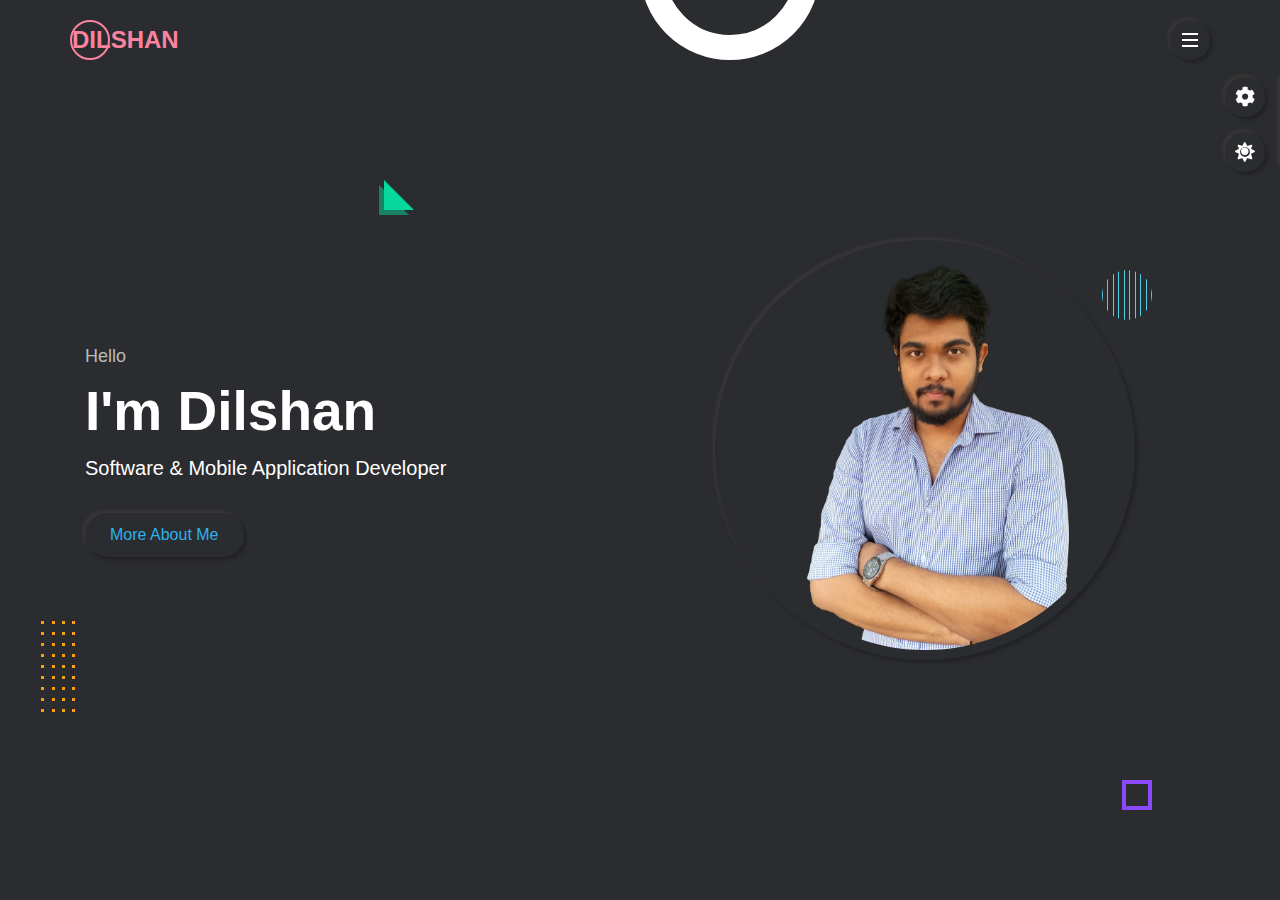
<file: index.html>
<!DOCTYPE html>
<html lang="zxx">
<head>
  <meta charset="utf-8">
  <title>Dilshan Sudharaka Portfolio</title>
  <meta name="viewport" content="width=device-width,initial-scale=1.0">
  <!-- font awesome -->
  <link rel="stylesheet" type="text/css" href="css/font-awesome.css">
  <!-- main css -->
  <link rel="stylesheet" type="text/css" href="css/style.css">
  <link rel="stylesheet" type="text/css" href="css/style-switcher.css">
  <link rel="stylesheet" type="text/css" href="css/skins/color-1.css">


  <link rel="stylesheet" type="text/css" class="alternate-style" title="color-1" href="css/skins/color-1.css" disabled>
  <link rel="stylesheet" type="text/css" class="alternate-style" title="color-2" href="css/skins/color-2.css" disabled>
  <link rel="stylesheet" type="text/css" class="alternate-style" title="color-3" href="css/skins/color-3.css" disabled>
  <link rel="stylesheet" type="text/css" class="alternate-style" title="color-4" href="css/skins/color-4.css" disabled>
  <link rel="stylesheet" type="text/css" class="alternate-style" title="color-5" href="css/skins/color-5.css" disabled>

  <link rel="stylesheet" type="text/css" href="css/responsive.css">

</head>
<body class="dark">

  <!-- preloader start -->
  <div class="preloader">
    <div class="box">
      <div></div>
      <div></div>
      <div></div>
    </div>
  </div>
  <!-- preloader end -->

  <!-- header start-->
  <header class="header">
    <div class="container">
      <div class="row justify-content-between">
        <div class="logo">
           <a href="index.html">Dilshan</a>
        </div>
        <div class="hamburger-btn outer-shadow hover-in-shadow">
          <span></span>
        </div> 
      </div>
    </div>
  </header>
  <!-- header end-->

  <!-- navigation menu start -->
  <nav class="nav-menu">
    <div class="close-nav-menu outer-shadow hover-in-shadow">&times;</div>
    <div class="nav-menu-inner">
      <ul>
         <li><a href="#home" class="link-item inner-shadow active">Home</a></li>
         <li><a href="#about" class="link-item outer-shadow hover-in-shadow">About</a></li>
         <li><a href="#services" class="link-item outer-shadow hover-in-shadow">Services</a></li>
         <li><a href="#projects" class="link-item outer-shadow hover-in-shadow">Projects</a></li>
         <li><a href="#testimonial" class="link-item outer-shadow hover-in-shadow">testimonial</a></li>
         <li><a href="#contact" class="link-item outer-shadow hover-in-shadow">Contact</a></li>
      </ul>
    </div>
    <!-- copyright text -->
    <p class="copyright-text">&copy; 2020 Dilshan Sudharaka</p>
  </nav>
  <div class="fade-out-effect">

  </div>
  <!-- navigation menu end -->

  <!-- home section start -->
      <section class="home-section section active" id="home">


        <!-- effect wrap start -->
         <div class="effect-wrap">
            <div class="effect effect-1">
            </div>
            <div class="effect effect-2">
              <div></div><div></div><div></div><div></div><div></div>
              <div></div><div></div><div></div><div></div><div></div>
              <div></div><div></div><div></div><div></div><div></div>
              <div></div><div></div><div></div><div></div><div></div>
              <div></div><div></div><div></div><div></div><div></div>
              <div></div><div></div><div></div><div></div><div></div>
              <div></div><div></div><div></div><div></div><div></div>
              <div></div>
            </div>
            <div class="effect effect-3">
            </div>
            <div class="effect effect-4">
            </div>
            <div class="effect effect-5">
              <div></div>
              <div></div>
              <div></div>
              <div></div>
              <div></div>
              <div></div>
              <div></div>
              <div></div>
              <div></div>
              <div></div>
            </div>
         </div>
        <!-- effect wrap end -->

        <div class="container">
          <div class="row full-screen align-item-center">
            <div class="home-text">
              <p>Hello</p>
              <h2>I'm Dilshan</h2>
              <h1>Software & Mobile Application Developer </h1>
              <a href="#about" class="link-item btn-1 outer-shadow hover-in-shadow">More About Me</a>
            </div>
            <div class="home-img">
              <div class="img-box">
                <img src="img/profile-pic.png" class="outer-shadow" alt="profile-pic">
              </div>
            </div>
          </div>
        </div>
      </section>
  <!-- home section end -->

  <!-- about section start -->
      <section class="about-section section" id="about">
        <div class="container">
          <div class="row">
            <div class="section-title">
              <h2>About me</h2>
            </div>
          </div>
          <div class="row">
              <div class="about-img">
                <div class="img-box inner-shadow">
                  <img src="img/profile-pic.png" class="outer-shadow" alt="profile-pic">
                </div>

                <!-- social links start -->
                <div class="social-links">
                  <a href="https://www.linkedin.com/in/dilshan-sudharaka-a2a16020b/" class="outer-shadow hover-in-shadow"><i class="fab fa-linkedin-in"></i></a>
                  <a href="https://twitter.com/DilshanSudarak1" class="outer-shadow hover-in-shadow"><i class="fab fa-twitter"></i></a>
                  <a href="https://github.com/dilshan-sudharaka" class="outer-shadow hover-in-shadow"><i class="fab fa-github"></i></a>
                  <a href="https://www.instagram.com/dilshansudaraka_98/" class="outer-shadow hover-in-shadow"><i class="fab fa-instagram"></i></a>
                </div>
                <!-- social links end -->


              </div>
              <div class="about-info">
                <p><span>Hi My name is Dilshan Sudharaka Jayawardhana</span></p>
                <p>I'm an IT Undergraduate student at SLIIT, and also Software Developer and Freelancer!! <br>
                  I am a very dedicated worker and very creative when it comes to problem-solving. 
                  I am a person who tends to think outside the box in most scenarios. 
                  I am also excellent at working with others to achieve a certain objective on time and with excellence. <br>
                  I developed this portfolio so that I could share my projects with people and give them a way to hire me or contact me as an employee. Thank you.</p>
                  <a href="cv.pdf"  class="btn-1 outer-shadow hover-in-shadow ">Downloard CV</a>
                  <a href="#projects" class="link-item btn-1 outer-shadow hover-in-shadow">Contact Me</a>
                  <br> <br>
                  <a href="#projects" class="link-item btn-1 outer-shadow" style=
                                                                                  "background-image: linear-gradient(-180deg, #FF7E31, #E62C03);
                                                                                  border-radius: 6px;
                                                                                  box-shadow: rgba(0, 0, 0, 0.1) 0 2px 4px;
                                                                                  color: #FFFFFF;
                                                                                  cursor: pointer;
                                                                                  display: inline-block;
                                                                                  font-family: Inter,-apple-system,system-ui,Roboto;
                                                                                  height: 40px;
                                                                                  line-height: 40px;
                                                                                  outline: 0;
                                                                                  overflow: hidden;
                                                                                  padding: 0 20px;
                                                                                  pointer-events: auto;
                                                                                  position: relative;
                                                                                  text-align: center;
                                                                                  touch-action: manipulation;
                                                                                  user-select: none;
                                                                                  -webkit-user-select: none;
                                                                                  vertical-align: top;
                                                                                  white-space: nowrap;
                                                                                  width: 30%;
                                                                                  z-index: 9;
                                                                                  border: 0;
                                                                                  transition: box-shadow .2s;">My Projects</a>


                  <!-- <li><a href="#projects" class="link-item outer-shadow hover-in-shadow">Projects</a></li> -->
                </div> 
          </div>
        </div>
        <!-- about tabs start -->
        <div class="row">
          <div class="about-tabs">
            <span class="tab-item outer-shadow active" data-target=".skills">Skills</span>
            <span class="tab-item" data-target=".experience">project experiences</span>
            <span class="tab-item" data-target=".education">education</span>
          </div>
        </div>
        <!-- about tabs end -->

        <!-- skills start -->
        <div class="row">
          <div class="skills tab-content active">
            <div class="row">
              <!-- skill item start -->
              <div class="skill-item">
                <p>Java</p>
                <div class="progress inner-shadow">
                  <div class="progress-bar" style="width: calc(80% - 14px)">
                    <span>80%</span>
                  </div>
                </div>
              </div>
              <!-- skill item start -->

              <!-- skill item start -->
              <div class="skill-item">
                <p>React Js</p>
                <div class="progress inner-shadow">
                  <div class="progress-bar" style="width: calc(40% - 14px)">
                    <span>40%</span>
                  </div>
                </div>
              </div>
               <!-- skill item start -->

               <!-- skill item start -->
              <div class="skill-item">
                <p>HTML</p>
                <div class="progress inner-shadow">
                  <div class="progress-bar" style="width: calc(50% - 14px)">
                    <span>50%</span>
                  </div>
                </div>
              </div>
               <!-- skill item start -->

               <!-- skill item start -->
              <div class="skill-item">
                <p>CSS</p>
                <div class="progress inner-shadow">
                  <div class="progress-bar" style="width: calc(50% - 14px)">
                    <span>50%</span>
                  </div>
                </div>
              </div>
               <!-- skill item start -->



              <!-- skill item start -->
              <div class="skill-item">
                <p>PHP</p>
                <div class="progress inner-shadow">
                  <div class="progress-bar" style="width: calc(30% - 14px)">
                    <span>30%</span>
                  </div>
                </div>
              </div>
               <!-- skill item start -->


               <!-- skill item start -->
              <div class="skill-item">
                <p>Android</p>
                <div class="progress inner-shadow">
                  <div class="progress-bar" style="width: calc(40% - 14px)">
                    <span>40%</span>
                  </div>
                </div>
              </div>
               <!-- skill item start -->

               <!-- skill item start -->
              <div class="skill-item">
                <p>Flutter</p>
                <div class="progress inner-shadow">
                  <div class="progress-bar" style="width: calc(30% - 14px)">
                    <span>30%</span>
                  </div>
                </div>
              </div>
               <!-- skill item start -->


               <!-- skill item start -->
              <div class="skill-item">
                <p>MySQL</p>
                <div class="progress inner-shadow">
                  <div class="progress-bar" style="width: calc(75% - 14px)">
                    <span>75%</span>
                  </div>
                </div>
              </div>
               <!-- skill item start -->


              <!-- skill item start -->
              <div class="skill-item">
                <p>Mongo DB</p>
                <div class="progress inner-shadow">
                  <div class="progress-bar" style="width: calc(30% - 14px)">
                    <span>30%</span>
                  </div>
                </div>
              </div>
               <!-- skill item start -->


               <!-- skill item start -->
              <div class="skill-item">
                <p>Firebase</p>
                <div class="progress inner-shadow">
                  <div class="progress-bar" style="width: calc(25% - 14px)">
                    <span>25%</span>
                  </div>
                </div>
              </div>
               <!-- skill item start -->

            </div>
          </div>
        </div>
        <!-- skills end -->

        <!-- experience start -->
        <div class="row">
          <div class="experience tab-content">
            <div class="row">
              <div class="timeline">
                <div class="row">

                  <!-- time item start -->
                  <div class="timeline-item">
                    <div class="timeline-item-inner outer-shadow">
                      <i class="fas fa-briefcase icon"></i>
                      <span>Nov, 2022 - Dec, 2022</span>
                      <h3>Personal Expenses Flutter Mobile Application</h3>
                      <h4>Tools & Technologies Used</h4>
                      <ul style="color: #BDE6F1; list-style-type: circle;">
                        <li>Dart</li>
                        <li>Flutter</li>
                        <li>VS code</li>
                      </ul>
                      <p>This flutter application can track users' weekly expenses and give 
                        an idea about how much money they spend on each item. So that users 
                        can easily manage their expenses using this application.</p>
                    </div>
                  </div>
                  <!-- time item end -->

                  <!-- time item start -->
                  <div class="timeline-item">
                    <div class="timeline-item-inner outer-shadow">
                      <i class="fas fa-briefcase icon"></i>
                      <span>June, 2022 - Nov, 2022</span>
                      <h3>Legitimate Solutions Android Application</h3>
                      <h4>Tools & Technologies Used</h4>
                      <ul style="color: #BDE6F1; list-style-type: circle;">
                        <li>Java</li>
                        <li>Firebase</li>
                        <li>Android Studio</li>
                        <li>Figma</li>
                        <li>photoshop</li>
                      </ul>
                      <p>The legitimate solution is an android mobile application that 
                        provides the data and information needed for the decision-making 
                        of the ministry to the government officers and graphical representations 
                        of data make it easier to take decisions. It also helps in maintaining 
                        inter-connection between ministries.</p>
                    </div>
                  </div>
                  <!-- time item end -->

                  <!-- time item start -->
                  <div class="timeline-item">
                    <div class="timeline-item-inner outer-shadow">
                      <i class="fas fa-briefcase icon"></i>
                      <span>June, 2022 - Oct, 2022</span>
                      <h3>Blood Bank Management System</h3>
                      <h4>Tools & Technologies Used</h4>
                      <ul style="color: #BDE6F1; list-style-type: circle;">
                        <li>VS code</li>
                        <li>Postman</li>
                        <li>MERN stack ( MongoDB, Express, React, NodeJS )</li>
                      </ul>
                      <p>The system also has the ability to collect all the data such as 
                        the information of all the blood donors registered in the system, 
                        donation records, data about blood stocks owned by the blood bank, 
                        and data about the hospital network owned by the system. The firebase 
                        database is used to store and retrieve this data and the singleton design 
                        pattern is used to connect the database with the website and mobile application.</p>
                    </div>
                  </div>
                  <!-- time item end -->

                  <!-- time item start -->
                  <div class="timeline-item">
                    <div class="timeline-item-inner outer-shadow">
                      <i class="fas fa-briefcase icon"></i>
                      <span>feb, 2022 - may, 2022</span>
                      <h3>By the minute courier service system</h3>
                      <h4>Tools & Technologies Used</h4>
                      <ul style="color: #BDE6F1; list-style-type: circle;">
                        <li>VS code</li>
                        <li>Postman</li>
                        <li>MERN stack ( MongoDB, Express, React, NodeJS )</li>
                      </ul>
                      <p>By the minute service is a courier service that provides door-to-door delivery. 
                        In order to engage with customers through the system easily, make daily operations 
                        quicker and easier, maintain all the data and information accurately and methodically, 
                        and increase operational efficiencies, we developed this web application using the MERN stack.</p>
                    </div>
                  </div>
                  <!-- time item end -->

                  <!-- time item start -->
                  <div class="timeline-item">
                    <div class="timeline-item-inner outer-shadow">
                      <i class="fas fa-briefcase icon"></i>
                      <span>mar, 2022 - may, 2022</span>
                      <h3>Mirissa Beach Resort Mobile Application</h3>
                      <h4>Tools & Technologies Used</h4>
                      <ul style="color: #BDE6F1; list-style-type: circle;">
                        <li>Java</li>
                        <li>Firebase</li>
                        <li>Android Studio</li>
                        <li>Premiere Pro</li>
                      </ul>
                      <p>Mirissa beach resort is a mobile application which allows the 
                        customers of the resort to availing a wide range of services as 
                        per their needs and preferences without wasting their precious time.</p>
                    </div>
                  </div>
                  <!-- time item end -->

                  <!-- time item start -->
                  <div class="timeline-item">
                    <div class="timeline-item-inner outer-shadow">
                      <i class="fas fa-briefcase icon"></i>
                      <span>aug, 2021 - nov, 2022</span>
                      <h3>Online Computer Spare Parts management system</h3>
                      <h4>Tools & Technologies Used</h4>
                      <ul style="color: #BDE6F1; list-style-type: circle;">
                        <li>Java</li>
                        <li>MVC Architecture</li>
                        <li>Apache Tomcat</li>
                        <li>Bootstrap</li>
                        <li>Eclipse</li>
                      </ul>
                      <p>A computer spare parts management system built using MVC architecture 
                        can manage the information about their spare parts as well as the information 
                        about their customers, and the proper management of staff databases and workload.</p>
                    </div>
                  </div>
                  <!-- time item end -->


                  <!-- time item start -->
                  <div class="timeline-item">
                    <div class="timeline-item-inner outer-shadow">
                      <i class="fas fa-briefcase icon"></i>
                      <span>jan, 2022 - apr, 2022</span>
                      <h3>Master Food</h3>
                      <h4>Tools & Technologies Used</h4>
                      <ul style="color: #BDE6F1; list-style-type: circle;">
                        <li>HTML</li>
                        <li>CSS</li>
                        <li>JayaScript</li>
                        <li>PHP</li>
                        <li>VS code</li>
                      </ul>
                      <p>This is client base web application developed for restaurant. 
                        This web application allows users to avail a wide range of services 
                        like viewing meals, placing orders, changing orders, and paying via an online payment option.</p>
                    </div>
                  </div>
                  <!-- time item end -->

                </div>
              </div>
            </div>
          </div>
         </div>
         <!-- experience end -->

         <!-- education strat -->
         <div class="row">
          <div class="education tab-content">
            <div class="row">
              <div class="timeline">
                <div class="row">

                  <!-- time item start -->
                  <div class="timeline-item">
                    <div class="timeline-item-inner outer-shadow">
                      <i class="fas fa-graduation-cap icon"></i>
                      <span>jan, 2020 - present</span>
                      <h3>BSc (Hons) in Information Technology, specializing in Software Engineering</h3>
                      <h4>Sri Lanka Institute of Information Technology (SLIIT)</h4>
                    </div>
                  </div>
                  <!-- time item end -->

                   <!-- time item start -->
                   <div class="timeline-item">
                    <div class="timeline-item-inner outer-shadow">
                      <i class="fas fa-graduation-cap icon"></i>
                      <span>jan, 2019 - feb, 2020</span>
                      <h3>Bachelor of Information Technology (BIT)</h3> 
                      <h4>University of Colombo School of Computing</h4>
                    </div>
                  </div>
                  <!-- time item end -->

                  <!-- time item start -->
                  <div class="timeline-item">
                    <div class="timeline-item-inner outer-shadow">
                      <i class="fas fa-graduation-cap icon"></i>
                      <span>2017 - 2018</span>
                      <h3>G.C.E Advanced Level Examination (Biological Science)</h3>
                      <h4>( Biology - C | Chemistry - S | Physics - S )</h4>
                    </div>
                  </div>
                  <!-- time item end -->


                  <!-- time item start -->
                  <div class="timeline-item">
                    <div class="timeline-item-inner outer-shadow">
                      <i class="fas fa-graduation-cap icon"></i>
                      <span>2004 - 2017</span>
                      <h3>Malabe Boys' Model School</h3>
                      <h4>Primary & Secondary education</h4>
                    </div>
                  </div>
                  <!-- time item end -->



                </div>
              </div>
            </div>
          </div>
         </div>
         <!-- education end -->

      </section>
  <!-- about section end -->

  <!-- Services section start -->
      <section class="service-section section" id="services">
        <div class="container">
          <div class="row">
            <div class="section-title">
              <h2 data-heading="Services">What i do</h2>
            </div>
          </div>
          <div class="row">

            <!-- service item start -->
            <div class="service-item">
              <div class="service-item-inner outer-shadow">
                <div class="icon inner-shadow">
                  <i class="fas fa-mobile-alt"></i>
                </div>
                <h3>Responsive design</h3>
                <p>Lorem ipsum dolor sit amet consectetur adipisicing elit. 
                  Debitis necessitatibus ullam voluptates distinctio sculpa quae
                  labore accusantium vitae adipisci.</p>
                </div>
            </div>
            <!-- service item start -->

            <!-- service item start -->
            <div class="service-item">
              <div class="service-item-inner outer-shadow">
                <div class="icon inner-shadow">
                  <i class="fas fa-laptop-code"></i>
                </div>
                <h3>web design</h3>
                <p>Lorem ipsum dolor sit amet consectetur adipisicing elit. 
                  Debitis necessitatibus ullam voluptates distinctio sculpa quae
                  labore accusantium vitae adipisci.</p>
              </div>
            </div>
          <!-- service item start -->

          <!-- service item start -->
          <div class="service-item">
            <div class="service-item-inner outer-shadow">
              <div class="icon inner-shadow">
                <i class="fas fa-palette"></i>
              </div>
              <h3>Graphic Design</h3>
              <p>Lorem ipsum dolor sit amet consectetur adipisicing elit. 
                Debitis necessitatibus ullam voluptates distinctio sculpa quae
                labore accusantium vitae adipisci.</p>
            </div>
          </div>
        <!-- service item start -->

          <!-- service item start -->
          <div class="service-item">
            <div class="service-item-inner outer-shadow">
              <div class="icon inner-shadow">
                <i class="fas fa-code"></i>
              </div>
              <h3>clean code</h3>
              <p>Lorem ipsum dolor sit amet consectetur adipisicing elit. 
                Debitis necessitatibus ullam voluptates distinctio sculpa quae
                labore accusantium vitae adipisci.</p>
            </div>
          </div>
        <!-- service item start -->
        
        <!-- service item start -->
        <div class="service-item">
          <div class="service-item-inner outer-shadow">
            <div class="icon inner-shadow">
              <i class="fas fa-search"></i>
            </div>
            <h3>ceo marketing</h3>
            <p>Lorem ipsum dolor sit amet consectetur adipisicing elit. 
              Debitis necessitatibus ullam voluptates distinctio sculpa quae
              labore accusantium vitae adipisci.</p>
          </div>
        </div>
        <!-- service item start -->

         <!-- service item start -->
         <div class="service-item">
           <div class="service-item-inner outer-shadow">
            <div class="icon inner-shadow">
              <i class="fas fa-bullhorn"></i>
            </div>
            <h3>Great support</h3>
            <p>Lorem ipsum dolor sit amet consectetur adipisicing elit. 
              Debitis necessitatibus ullam voluptates distinctio sculpa quae
              labore accusantium vitae adipisci.</p>
          </div>
         </div>
        <!-- service item start -->

          </div>
        </div>
      </section>
  <!-- Services section end -->

   <!-- portfolio section start -->
    <section class="portfolio-section section" id="projects">
    <div class="container">
      <div class="row">
        <div class="section-title">
          <h2 data-heading="projects">Lastest Works</h2>
        </div>
      </div>
      <!-- portfolio filter start -->
      <div class="row">
        <div class="portfolio-filter">
          <span class="filter-item outer-shadow active" data-target="all">all</span>
          <span class="filter-item" data-target="web-application">web-application</span>
          <span class="filter-item" data-target="mobile-app">mobile application</span>
          <span class="filter-item" data-target="e-commerce">e-commerce</span>
        </div>
      </div>
      <!-- portfolio filter end -->

      <!-- portfolio items start -->
      <div class="row portfolio-items">


        <!-- portfolio item start -->
                 <div class="portfolio-item" data-category="mobile-app"> 
                  <div class="portfolio-item-inner outer-shadow">
                    <div class="portfolio-item-img">
                      <img src="img/portfolio/thumb/6.png" alt="portfolio" 
                        data-screenshots="img/portfolio/large/project-6/1.png,
                        img/portfolio/large/project-6/2.png,
                        img/portfolio/large/project-6/3.png,
                        img/portfolio/large/project-6/4.png,
                        img/portfolio/large/project-6/5.png,
                        img/portfolio/large/project-6/6.png,
                        img/portfolio/large/project-6/7.png,
                        img/portfolio/large/project-6/8.png">
                      <!-- view project btn -->
                      <span class="view-project">view project</span>
                    </div>
                    <p class="portfolio-item-title">Legitimate Solutions Android Application</p>
                    <!-- portfolio item details start -->
                      <div class="portfolio-item-details">
                        <div class="row">
                          <div class="description">
                            <h3>Project Brief :</h3>
                            <p>The legitimate solution is an android mobile application that 
                              provides the data and information needed for the decision-making 
                              of the ministry to the government officers and graphical representations 
                              of data make it easier to take decisions. It also helps in maintaining 
                              inter-connection between ministries.</p>
                          </div>
                          <div class="info">
                            <h3>Project info</h3>
                            <ul>
                              <li>Date - <span>June, 2022 - Nov, 2022</span></li>
                              <li>programming languages - <span>Java</span></li>
                              <li>Tools & Technologies Used - <span>Firebase, Android Studio, Figma, Photoshop</span></li>
                              <li>GitHub Link- <span><a href="https://github.com/SLIIT-FacultyOfComputing/final-project-uee_fp_sej028.git">legitimate solutions</a></span></li>
                            </ul>
                          </div>
                        </div>
                      </div>
                    <!-- portfolio item details end -->
                  </div>
                 </div>
        <!-- portfolio item end --> 

         <!-- portfolio item start -->
             <div class="portfolio-item" data-category="web-application">
              <div class="portfolio-item-inner outer-shadow">
                <div class="portfolio-item-img">
                  <img src="img/portfolio/thumb/1.png" alt="portfolio" 
                  data-screenshots="img/portfolio/large/project-1/1.png,
                    img/portfolio/large/project-1/2.png,
                    img/portfolio/large/project-1/3.png,
                    img/portfolio/large/project-1/4.png,
                    img/portfolio/large/project-1/5.png,
                    img/portfolio/large/project-1/6.png,
                    img/portfolio/large/project-1/7.png,
                    img/portfolio/large/project-1/8.png,
                    img/portfolio/large/project-1/9.png,
                    img/portfolio/large/project-1/10.png,
                    img/portfolio/large/project-1/11.png,
                    img/portfolio/large/project-1/12.png,
                    img/portfolio/large/project-1/13.png">
                  <!-- view project btn -->
                  <span class="view-project">view project</span>
                </div>
                <p class="portfolio-item-title">By the minute courier service system</p>
                <!-- portfolio item details start -->
                  <div class="portfolio-item-details">
                    <div class="row">
                      <div class="description">
                        <h3>Project Brief :</h3>
                        <p>By the minute service is a courier service that provides door-to-door delivery. 
                          In order to engage with customers through the system easily, make daily 
                          operations quicker and easier, maintain all the data and information 
                          accurately and methodically, and increase operational efficiencies, 
                          we developed this web application using the MERN stack.</p>
                      </div>
                      <div class="info">
                        <h3>Project info</h3>
                        <ul>
                          <li>Date - <span>2022</span></li>
                          <li>programming languages - <span>MERN stack ( MongoDB, Express, React, NodeJS )</span></li>
                          <li>Tools & Technologies Used - <span>VS code, Postman</span></li>
                          <li>GitHub Link- <span><a href="https://github.com/IT2080-ITP-2022-Feb/itp_project_group_b3-wd_b03_itp_15.git">by the minute courier service</a></span></li>
                        </ul>
                      </div>
                    </div>
                  </div>
                <!-- portfolio item details end -->
              </div>
             </div>
         <!-- portfolio item end -->



         <!-- portfolio item start -->
         <div class="portfolio-item" data-category="mobile-app"> 
          <div class="portfolio-item-inner outer-shadow">
            <div class="portfolio-item-img">
              <img src="img/portfolio/thumb/2.png" alt="portfolio" 
                data-screenshots="img/portfolio/large/project-2/1.png,
                img/portfolio/large/project-2/2.png,
                img/portfolio/large/project-2/3.png,
                img/portfolio/large/project-2/4.png,
                img/portfolio/large/project-2/5.png,
                img/portfolio/large/project-2/6.png,
                img/portfolio/large/project-2/7.png,
                img/portfolio/large/project-2/8.png,
                img/portfolio/large/project-2/9.png,
                img/portfolio/large/project-2/10.png">
              <!-- view project btn -->
              <span class="view-project">view project</span>
            </div>
            <p class="portfolio-item-title">Mirissa Beach Resort Mobile Application</p>
            <!-- portfolio item details start -->
              <div class="portfolio-item-details">
                <div class="row">
                  <div class="description">
                    <h3>Project Brief :</h3>
                    <p>Mirissa beach resort is a mobile application which allows the customers 
                      of the resort to availing a wide range of services as per their needs and 
                      preferences without wasting their precious time.</p>
                  </div>
                  <div class="info">
                    <h3>Project info</h3>
                    <ul>
                      <li>Date - <span>2022</span></li>
                      <li>programming languages - <span>Java</span></li>
                      <li>Tools & Technologies Used - <span>Firebase, Android Studio, Premiere Pro</span></li>
                      <li>GitHub Link- <span><a href="https://github.com/dilshan-sudharaka/MirissaBeachResort.git">mirissa beach resort</a></span></li>
                    </ul>
                  </div>
                </div>
              </div>
            <!-- portfolio item details end -->
          </div>
         </div>
         <!-- portfolio item end --> 


         <!-- portfolio item start -->
             <div class="portfolio-item" data-category="e-commerce">
              <div class="portfolio-item-inner outer-shadow">
                <div class="portfolio-item-img">
                  <img src="img/portfolio/thumb/3.png" alt="portfolio" 
                  data-screenshots="img/portfolio/large/project-3/1.png,
                    img/portfolio/large/project-3/2.png">
                  <!-- view project btn -->
                  <span class="view-project">view project</span>
                </div>
                <p class="portfolio-item-title">Online Computer Spare Parts management system</p>
                <!-- portfolio item details start -->
                  <div class="portfolio-item-details">
                    <div class="row">
                      <div class="description">
                        <h3>Project Brief :</h3>
                        <p>A computer spare parts management system built using MVC architecture 
                          can manage the information about their spare parts as well as the information 
                          about their customers, and the proper management of staff databases and workload.</p>
                      </div>
                      <div class="info">
                        <h3>Project info</h3>
                        <ul>
                          <li>Date - <span>2021</span></li>
                          <li>programming languages - <span>Java, MySQL</span></li>
                          <li>Tools & Technologies Used - <span>MVC Architecture, Apache Tomcat, Bootstrap, Eclipse</span></li>
                          <li>GitHub Link- <span><a href="https://github.com/dilshan-sudharaka/Java-Online-Computer-Spare-Parts-Management-System.git">online computer spare parts management system</a></span></li>
                        </ul>
                      </div>
                    </div>
                  </div>
                <!-- portfolio item details end -->
              </div>
             </div>
         <!-- portfolio item end -->


        <!-- portfolio item start -->
            <div class="portfolio-item" data-category="web-application">
             <div class="portfolio-item-inner outer-shadow">
               <div class="portfolio-item-img">
                 <img src="img/portfolio/thumb/4.png" alt="portfolio" 
                 data-screenshots="img/portfolio/large/project-4/1.png,
                   img/portfolio/large/project-4/2.png,
                   img/portfolio/large/project-4/3.png,
                   img/portfolio/large/project-4/4.png,
                   img/portfolio/large/project-4/5.png">
                 <!-- view project btn -->
                 <span class="view-project">view project</span>
               </div>
               <p class="portfolio-item-title">Master Food</p>
               <!-- portfolio item details start -->
                 <div class="portfolio-item-details">
                   <div class="row">
                     <div class="description">
                       <h3>Project Brief :</h3>
                       <p>This is client base web application developed for restaurant. 
                        This web application allows users to avail a wide range of 
                        services like viewing meals, placing orders, changing orders, 
                        and paying via an online payment option.</p>
                     </div>
                     <div class="info">
                       <h3>Project info</h3>
                       <ul>
                         <li>Date - <span>2021</span></li>
                         <li>programming languages - <span>HTML, CSS, JayaScript, PHP</span></li>
                         <li>Tools & Technologies Used - <span>VS code</span></li>
                         <li>GitHub Link- <span><a href="https://github.com/dilshan-sudharaka/MasterFood.git">master food</a></span></li>
                       </ul>
                     </div>
                   </div>
                 </div>
               <!-- portfolio item details end -->
             </div>
            </div>
        <!-- portfolio item end -->


        <!-- portfolio item start -->
        <div class="portfolio-item" data-category="web-application">
          <div class="portfolio-item-inner outer-shadow">
            <div class="portfolio-item-img">
              <img src="img/portfolio/thumb/7.png" alt="portfolio" 
              data-screenshots="img/portfolio/large/project-7/1.png,
                img/portfolio/large/project-7/2.png,
                img/portfolio/large/project-7/3.png,
                img/portfolio/large/project-7/4.png,">
              <!-- view project btn -->
              <span class="view-project">view project</span>
            </div>
            <p class="portfolio-item-title">Blood Bank Management System</p>
            <!-- portfolio item details start -->
              <div class="portfolio-item-details">
                <div class="row">
                  <div class="description">
                    <h3>Project Brief :</h3>
                    <p>The system also has the ability to collect all the data such as 
                      the information of all the blood donors registered in the system, 
                      donation records, data about blood stocks owned by the blood bank, 
                      and data about the hospital network owned by the system. The firebase 
                      database is used to store and retrieve this data and the singleton design 
                      pattern is used to connect the database with the website and mobile application.</p>
                  </div>
                  <div class="info">
                    <h3>Project info</h3>
                    <ul>
                      <li>Date - <span>June, 2022 - Oct, 2022</span></li>
                      <li>programming languages - <span>MERN stack ( MongoDB, Express, React, NodeJS )</span></li>
                      <li>Tools & Technologies Used - <span>VS code, Postman</span></li>
                      <li>GitHub Link- <span><a href="https://github.com/dilshan-sudharaka/SE_SPM_PROJECT_GROUP_SEJ028.git">blood bank management system</a></span></li>
                    </ul>
                  </div>
                </div>
              </div>
            <!-- portfolio item details end -->
          </div>
         </div>
     <!-- portfolio item end -->


         <!-- portfolio item start -->
         <div class="portfolio-item" data-category="web-application">
          <div class="portfolio-item-inner outer-shadow">
            <div class="portfolio-item-img">
              <img src="img/portfolio/thumb/5.png" alt="portfolio" 
                data-screenshots="img/portfolio/large/project-5/1.png">
              <!-- view project btn -->
              <span class="view-project">view project</span>
            </div>
            <p class="portfolio-item-title">personal portfolio</p>
            <!-- portfolio item details start -->
              <div class="portfolio-item-details">
                <div class="row">
                  <div class="description">
                    <h3>Project Brief :</h3>
                    <p>My personal website is hosted here. I developed this website so that 
                      I could share my projects with people and give them a way to hire me or 
                      contact me as an employee.</p>
                  </div>
                  <div class="info">
                    <h3>Project info</h3>
                    <ul>
                          <li>Date - <span>2022</span></li>
                         <li>programming languages - <span>HTML, CSS, JayaScript, PHP</span></li>
                         <li>Tools & Technologies Used - <span>VS code</span></li>
                         <li>GitHub Link- <span><a href="https://github.com/dilshan-sudharaka/portfolio.git">personal portfolio</a></span></li>
                    </ul>
                  </div>
                </div>
              </div>
            <!-- portfolio item details end -->
          </div>
         </div>
         <!-- portfolio item end -->
        
      </div>
    </section>
    <!-- portfolio section end -->
    
    <!-- testimonial section start -->
    <section class="testimonial-section section" id="testimonial">
      <div class="container">
        <div class="row">
          <div class="section-title">
            <h2 data-heading="testimonial">Client Speak</h2>
          </div>
        </div>
        <div class="row">
          <div class="testi-box">
            <div class="testi-slider outer-shadow">
              <div class="testi-slider-container">
               
                <!-- testi item start -->
                <div class="testi-item">
                  <i class="fas fa-quote-left left"></i>
                  <i class="fas fa-quote-right right"></i>
                  <p>Lorem ipsum dolor sit amet consectetur 
                    adipisicing elit. Nulla esse suscipit hic cum natus? 
                  </p>
                  <img src="img/testimonial/1.png" alt="testimonial">
                  <span>jayani chamali nawarathna</span>
                </div>
                <!-- testi item end -->

                <!-- testi item start -->
                <div class="testi-item active">
                  <i class="fas fa-quote-left left"></i>
                  <i class="fas fa-quote-right right"></i>
                  <p>Lorem ipsum dolor sit amet consectetur 
                    adipisicing elit. Nulla esse suscipit hic cum natus? 
                  </p>
                  <img src="img/testimonial/1.png" alt="testimonial">
                  <span>nawarathna</span>
                </div>
                <!-- testi item end -->

                <!-- testi item start -->
                <div class="testi-item">
                  <i class="fas fa-quote-left left"></i>
                  <i class="fas fa-quote-right right"></i>
                  <p>Lorem ipsum dolor sit amet consectetur 
                    adipisicing elit. Nulla esse suscipit hic cum natus? 
                  </p>
                  <img src="img/testimonial/1.png" alt="testimonial">
                  <span> chamali</span>
                </div>
                <!-- testi item end -->

                
              </div>
            </div>
            <div class="testi-slider-nav">
              <span class="prev outer-shadow hover-in-shadow"><i class="fas fa-angle-left"></i></span>
              <span class="next outer-shadow hover-in-shadow"><i class="fas fa-angle-right"></i></span>
            </div>
          </div>
        </div>
      </div>
    </section>
    <!-- testimonial section end -->

    <!-- contact section start -->
    <section class="contact-section section" id="contact">
      <div class="container">
        <div class="row">
          <div class="section-title">
            <h2 data-heading="Contact">Get In Touch</h2>
          </div>
        </div>
        <div class="row">

          <!-- contact item start -->
          <div class="contact-item">
            <div class="contact-item-inner outer-shadow">
              <i class="fas fa-phone"></i>
              <span>Phone</span>
              <p style="font-family: Sans-serif;">+94 75 771 3501</p>
            </div>
          </div>
          <!-- contact item end -->

          <!-- contact item start -->
          <div class="contact-item">
            <div class="contact-item-inner outer-shadow">
              <i class="fas fa-envelope"></i>
              <span>Email</span>
              <p>dilshansudaraka98@gmail.com</p>
            </div>
          </div>
          <!-- contact item end -->

           <!-- contact item start -->
           <div class="contact-item">
            <div class="contact-item-inner outer-shadow">
              <i class="fas fa-map-marker-alt"></i>
              <span>Address</span>
              <p>397, Thalangama North, Battaramulla</p>
            </div>
          </div>
          <!-- contact item end -->
        </div>
        <div class="row">
          <div class="contact-form">
            <form>
              <div class="row">
                <div class="w-50">
                  <div class="input-group outer-shadow hover-in-shadow">
                    <input type="text" placeholder="Name" class="input-control">
                  </div>
                  <div class="input-group outer-shadow hover-in-shadow">
                    <input type="text" placeholder="Email" class="input-control">
                  </div>
                  <div class="input-group outer-shadow hover-in-shadow">
                    <input type="text" placeholder="Subject" class="input-control">
                  </div>
                </div>
                <div class="w-50">
                  <div class="input-group outer-shadow hover-in-shadow">
                    <textarea class="input-control"  placeholder="Message">
                    </textarea>
                  </div>
                </div>
              </div>
              <div class="row">
                <div class="submit-btn">
                  <button type="submit" class="btn-1 outer-shadow hover-in-shadow">Send Message</button>
                </div>
              </div>

            </form>
          </div>
        </div>
      </div>
    </section>
    <!-- contact section end -->

  <!-- portfolio popup start -->
    <div class="pp portfolio-popup">
      <div class="pp-details">
        <div class="pp-details-inner">
          <div class="pp-title">
            <h2>Personal portfolio</h2>
            <p>Category - <span class="pp-project-category">Web Application</span></p>
          </div>
          <div class="pp-project-details">
            <div class="row">
              <div class="description">
                <h3>Project Brief :</h3>
                <p>Lorem ipsum dolor sit, 
                  amet consectetur adipisicing elit. Modi ducimus 
                  delectus veniam ipsam sequi eius omnis ipsa ex in! Inventore, 
                  numquam. Ipsam doloremque maiores, 
                  repellat tempora eaque corporis et exercitationem.
                  Ipsam doloremque maiores, 
                  repellat tempora eaque corporis et exercitationem
                  Ipsam doloremque maiores, 
                  repellat tempora eaque corporis et exercitationem</p>
              </div>
              <div class="info">
                <h3>Project info</h3>
                <ul>
                  <li>Date - <span>2020</span></li>
                  <li>Client - <span>xyz</span></li>
                  <li>Tools - <span>html,css ,javascript</span></li>
                  <li>Web - <span><a href="#">www.domain.com</a></span></li>
                </ul>
              </div>
            </div>
          </div>
        </div>
      </div>


      <div class="separator"></div>


      <div class="pp-main">
        <div class="pp-main-inner">
          <div class="pp-project-details-btn outer-shadow hover-in-shadow">Project Details
            <i class="fas fa-plus"></i>
          </div>
          <div class="pp-close outer-shadow hover-in-shadow">&times;</div>
            <img src="img/portfolio/large/project-1/1.png" alt="img" class="pp-img outer-shadow">
          <div class="pp-counter">1 of 6</div>
        </div>
        <div class="pp-loader">
          <div></div>
        </div>

        <!-- pp navigation -->
        <div class="pp-prev"> <i class="fas fa-play"></i> </div>
        <div class="pp-next"> <i class="fas fa-play"></i> </div>
      </div>  
    </div>
  <!-- portfolio popup end -->


  <!-- style switcher start for demo purposes only -->
  <div class="style-switcher outer-shadow">
    <div class="style-switcher-toggler s-icon outer-shadow hover-in-shadow">
      <i class="fas fa-cog fa-spin"></i>
    </div>
    <div  class="day-night s-icon outer-shadow hover-in-shadow">
      <i class="fas "></i>
    </div>
    <h4>Theme Colors </h4>
    <div class="colors">
      <span class="color-1" onclick="setActiveStyle('color-1')"></span>
      <span class="color-2" onclick="setActiveStyle('color-2')"></span>
      <span class="color-3" onclick="setActiveStyle('color-3')"></span>
      <span class="color-4" onclick="setActiveStyle('color-4')"></span>
      <span class="color-5" onclick="setActiveStyle('color-5')"></span>
    </div>
  </div>
  <!-- style switcher end -->
  

<!-- main js -->
<script src="js/main.js"></script>
<!-- style switcher js -->
<script src="js/style-switcher.js"></script>
</body>
</html>
</file>
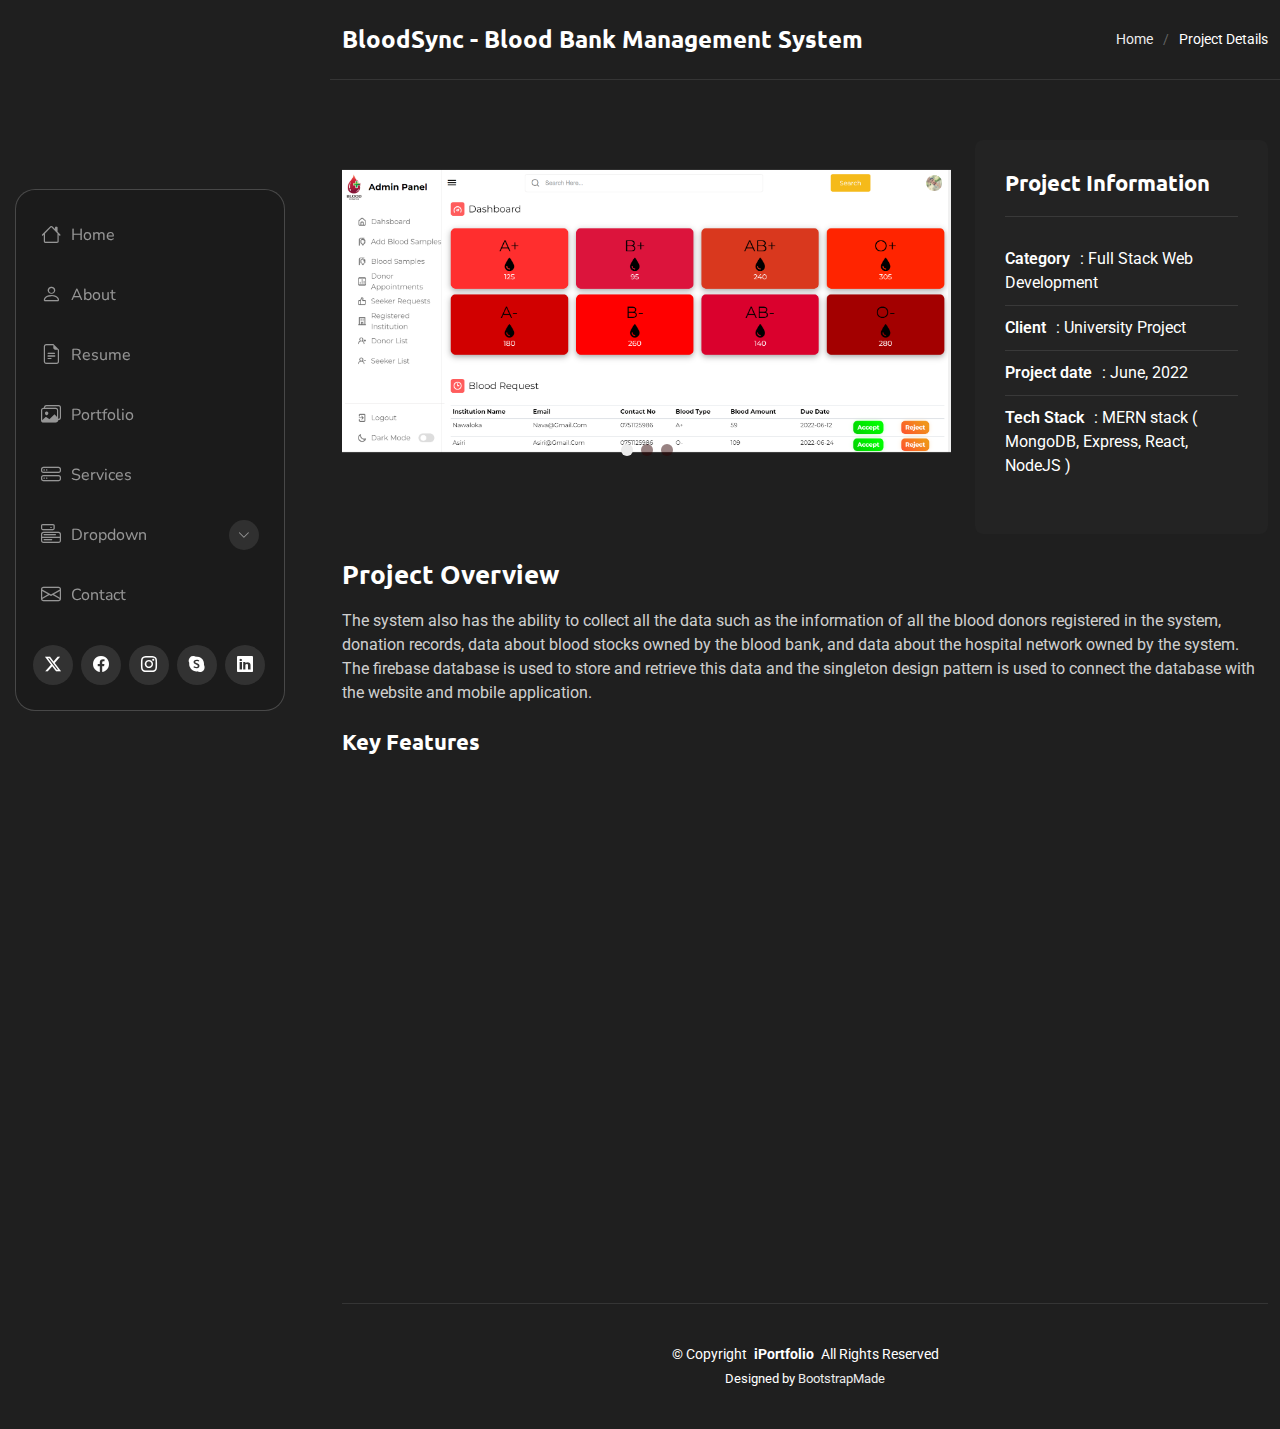
<file: blood-bank-details.html>
<!DOCTYPE html>
<html lang="en">

<head>
  <meta charset="utf-8">
  <meta content="width=device-width, initial-scale=1.0" name="viewport">
  <title>Portfolio Details - SnapFolio Bootstrap Template</title>
  <meta name="description" content="">
  <meta name="keywords" content="">

  <!-- Favicons -->
  <link href="assets/img/favicon.png" rel="icon">
  <link href="assets/img/apple-touch-icon.png" rel="apple-touch-icon">

  <!-- Fonts -->
  <link href="https://fonts.googleapis.com" rel="preconnect">
  <link href="https://fonts.gstatic.com" rel="preconnect" crossorigin>
  <link
    href="https://fonts.googleapis.com/css2?family=Roboto:ital,wght@0,100;0,300;0,400;0,500;0,700;0,900;1,100;1,300;1,400;1,500;1,700;1,900&family=Ubuntu:ital,wght@0,300;0,400;0,500;0,700;1,300;1,400;1,500;1,700&family=Nunito:ital,wght@0,200;0,300;0,400;0,500;0,600;0,700;0,800;0,900;1,200;1,300;1,400;1,500;1,600;1,700;1,800;1,900&display=swap"
    rel="stylesheet">

  <!-- Vendor CSS Files -->
  <link href="assets/vendor/bootstrap/css/bootstrap.min.css" rel="stylesheet">
  <link href="assets/vendor/bootstrap-icons/bootstrap-icons.css" rel="stylesheet">
  <link href="assets/vendor/aos/aos.css" rel="stylesheet">
  <link href="assets/vendor/glightbox/css/glightbox.min.css" rel="stylesheet">
  <link href="assets/vendor/swiper/swiper-bundle.min.css" rel="stylesheet">

  <!-- Main CSS File -->
  <link href="assets/css/main.css" rel="stylesheet">

  <!-- =======================================================
  * Template Name: SnapFolio
  * Template URL: https://bootstrapmade.com/snapfolio-bootstrap-portfolio-template/
  * Updated: Jul 21 2025 with Bootstrap v5.3.7
  * Author: BootstrapMade.com
  * License: https://bootstrapmade.com/license/
  ======================================================== -->
</head>

<body class="portfolio-details-page">

  <header id="header" class="header dark-background d-flex flex-column justify-content-center">
    <i class="header-toggle d-xl-none bi bi-list"></i>

    <div class="header-container d-flex flex-column align-items-start">
      <nav id="navmenu" class="navmenu">
        <ul>
          <li><a href="#hero"><i class="bi bi-house navicon"></i>Home</a></li>
          <li><a href="#about"><i class="bi bi-person navicon"></i> About</a></li>
          <li><a href="#resume"><i class="bi bi-file-earmark-text navicon"></i> Resume</a></li>
          <li><a href="#portfolio"><i class="bi bi-images navicon"></i> Portfolio</a></li>
          <li><a href="#services"><i class="bi bi-hdd-stack navicon"></i> Services</a></li>
          <li class="dropdown"><a href="#"><i class="bi bi-menu-button navicon"></i> <span>Dropdown</span> <i
                class="bi bi-chevron-down toggle-dropdown"></i></a>
            <ul>
              <li><a href="#">Dropdown 1</a></li>
              <li class="dropdown"><a href="#"><span>Deep Dropdown</span> <i
                    class="bi bi-chevron-down toggle-dropdown"></i></a>
                <ul>
                  <li><a href="#">Deep Dropdown 1</a></li>
                  <li><a href="#">Deep Dropdown 2</a></li>
                  <li><a href="#">Deep Dropdown 3</a></li>
                  <li><a href="#">Deep Dropdown 4</a></li>
                  <li><a href="#">Deep Dropdown 5</a></li>
                </ul>
              </li>
              <li><a href="#">Dropdown 2</a></li>
              <li><a href="#">Dropdown 3</a></li>
              <li><a href="#">Dropdown 4</a></li>
            </ul>
          </li>
          <li><a href="#contact"><i class="bi bi-envelope navicon"></i> Contact</a></li>
        </ul>
      </nav>

      <div class="social-links text-center">
        <a href="#" class="twitter"><i class="bi bi-twitter-x"></i></a>
        <a href="#" class="facebook"><i class="bi bi-facebook"></i></a>
        <a href="#" class="instagram"><i class="bi bi-instagram"></i></a>
        <a href="#" class="google-plus"><i class="bi bi-skype"></i></a>
        <a href="#" class="linkedin"><i class="bi bi-linkedin"></i></a>
      </div>

    </div>

  </header>

  <main class="main">

    <!-- Page Title -->
    <div class="page-title dark-background">
      <div class="container d-lg-flex justify-content-between align-items-center">
        <h1 class="mb-2 mb-lg-0">BloodSync - Blood Bank Management System</h1>
        <nav class="breadcrumbs">
          <ol>
            <li><a href="index.html">Home</a></li>
            <li class="current">Project Details</li>
          </ol>
        </nav>
      </div>
    </div><!-- End Page Title -->

    <!-- Portfolio Details Section -->
    <section id="portfolio-details" class="portfolio-details section">

      <div class="container" data-aos="fade-up" data-aos-delay="100">

        <div class="row gy-4">

          <div class="col-lg-8">
            <div class="portfolio-details-slider swiper init-swiper">

              <script type="application/json" class="swiper-config">
                {
                  "loop": true,
                  "speed": 600,
                  "autoplay": {
                    "delay": 5000
                  },
                  "slidesPerView": "auto",
                  "pagination": {
                    "el": ".swiper-pagination",
                    "type": "bullets",
                    "clickable": true
                  }
                }
              </script>

              <div class="swiper-wrapper align-items-center">

                <div class="swiper-slide">
                  <img src="assets/img/portfolio/bb1.png" alt="POS Dashboard Screenshot"
                    style="width: 100%; height: auto; object-fit: contain; display: block;" loading="lazy">
                </div>

                <div class="swiper-slide">
                  <img src="assets/img/portfolio/bb2.png" alt="Inventory Module View"
                    style="width: 100%; height: auto; object-fit: contain; display: block;" loading="lazy">
                </div>

                <div class="swiper-slide">
                  <img src="assets/img/portfolio/bb3.png" alt="Sales Report Page"
                    style="width: 100%; height: auto; object-fit: contain; display: block;" loading="lazy">
                </div>

              </div>

              <div class="swiper-pagination"></div>
            </div>
          </div>

          <div class="col-lg-4">
            <div class="portfolio-info" data-aos="fade-left" data-aos-delay="200">
              <h3>Project Information</h3>
              <ul>
                <li><strong>Category</strong>: Full Stack Web Development</li>
                <li><strong>Client</strong>: University Project</li>
                <li><strong>Project date</strong>: June, 2022</li>
                <li><strong>Tech Stack</strong>: MERN stack ( MongoDB, Express, React, NodeJS )</li>
              </ul>
            </div>
          </div>

          <div class="col-lg-12">
            <div class="portfolio-description" data-aos="fade-up" data-aos-delay="300">
              <h2>Project Overview</h2>
              <p>
                The system also has the ability to collect all the data such as the information of all the blood donors
                registered in the system, donation records, data about blood stocks owned by the blood bank, and data
                about the hospital network owned by the system. The firebase database is used to store and retrieve this
                data and the singleton design pattern is used to connect the database with the website and mobile
                application.
              </p>

              <div class="features mt-4">
                <h3>Key Features</h3>
                <div class="row gy-3">
                  <div class="col-md-6">
                    <div class="feature-item" data-aos="fade-up" data-aos-delay="400">
                      <i class="bi bi-check-circle-fill"></i>
                      <h4>Responsive Design</h4>
                      <p>Voluptatum deleniti atque corrupti quos dolores et quas molestias excepturi sint occaecati
                        cupiditate non provident</p>
                    </div>
                  </div>

                  <div class="col-md-6">
                    <div class="feature-item" data-aos="fade-up" data-aos-delay="500">
                      <i class="bi bi-shield-check"></i>
                      <h4>Advanced Security</h4>
                      <p>Minim veniam, quis nostrud exercitation ullamco laboris nisi ut aliquip ex ea commodo consequat
                        tarad limino ata</p>
                    </div>
                  </div>

                  <div class="col-md-6">
                    <div class="feature-item" data-aos="fade-up" data-aos-delay="600">
                      <i class="bi bi-graph-up"></i>
                      <h4>Performance Optimization</h4>
                      <p>Duis aute irure dolor in reprehenderit in voluptate velit esse cillum dolore eu fugiat nulla
                        pariatur</p>
                    </div>
                  </div>

                  <div class="col-md-6">
                    <div class="feature-item" data-aos="fade-up" data-aos-delay="700">
                      <i class="bi bi-gear"></i>
                      <h4>Easy Integration</h4>
                      <p>Excepteur sint occaecat cupidatat non proident, sunt in culpa qui officia deserunt mollit anim
                        id est laborum</p>
                    </div>
                  </div>
                </div>
              </div>
            </div>
          </div>

        </div>

      </div>

    </section><!-- /Portfolio Details Section -->

  </main>

  <footer id="footer" class="footer position-relative">

    <div class="container">
      <div class="copyright text-center ">
        <p>© <span>Copyright</span> <strong class="px-1 sitename">iPortfolio</strong> <span>All Rights Reserved</span>
        </p>
      </div>
      <div class="credits">
        <!-- All the links in the footer should remain intact. -->
        <!-- You can delete the links only if you've purchased the pro version. -->
        <!-- Licensing information: https://bootstrapmade.com/license/ -->
        <!-- Purchase the pro version with working PHP/AJAX contact form: [buy-url] -->
        Designed by <a href="https://bootstrapmade.com/">BootstrapMade</a>
      </div>
    </div>

  </footer>

  <!-- Scroll Top -->
  <a href="#" id="scroll-top" class="scroll-top d-flex align-items-center justify-content-center"><i
      class="bi bi-arrow-up-short"></i></a>

  <!-- Preloader -->
  <div id="preloader"></div>

  <!-- Vendor JS Files -->
  <script src="assets/vendor/bootstrap/js/bootstrap.bundle.min.js"></script>
  <script src="assets/vendor/php-email-form/validate.js"></script>
  <script src="assets/vendor/aos/aos.js"></script>
  <script src="assets/vendor/typed.js/typed.umd.js"></script>
  <script src="assets/vendor/purecounter/purecounter_vanilla.js"></script>
  <script src="assets/vendor/waypoints/noframework.waypoints.js"></script>
  <script src="assets/vendor/isotope-layout/isotope.pkgd.min.js"></script>
  <script src="assets/vendor/imagesloaded/imagesloaded.pkgd.min.js"></script>
  <script src="assets/vendor/glightbox/js/glightbox.min.js"></script>
  <script src="assets/vendor/swiper/swiper-bundle.min.js"></script>

  <!-- Main JS File -->
  <script src="assets/js/main.js"></script>

</body>

</html>
</file>
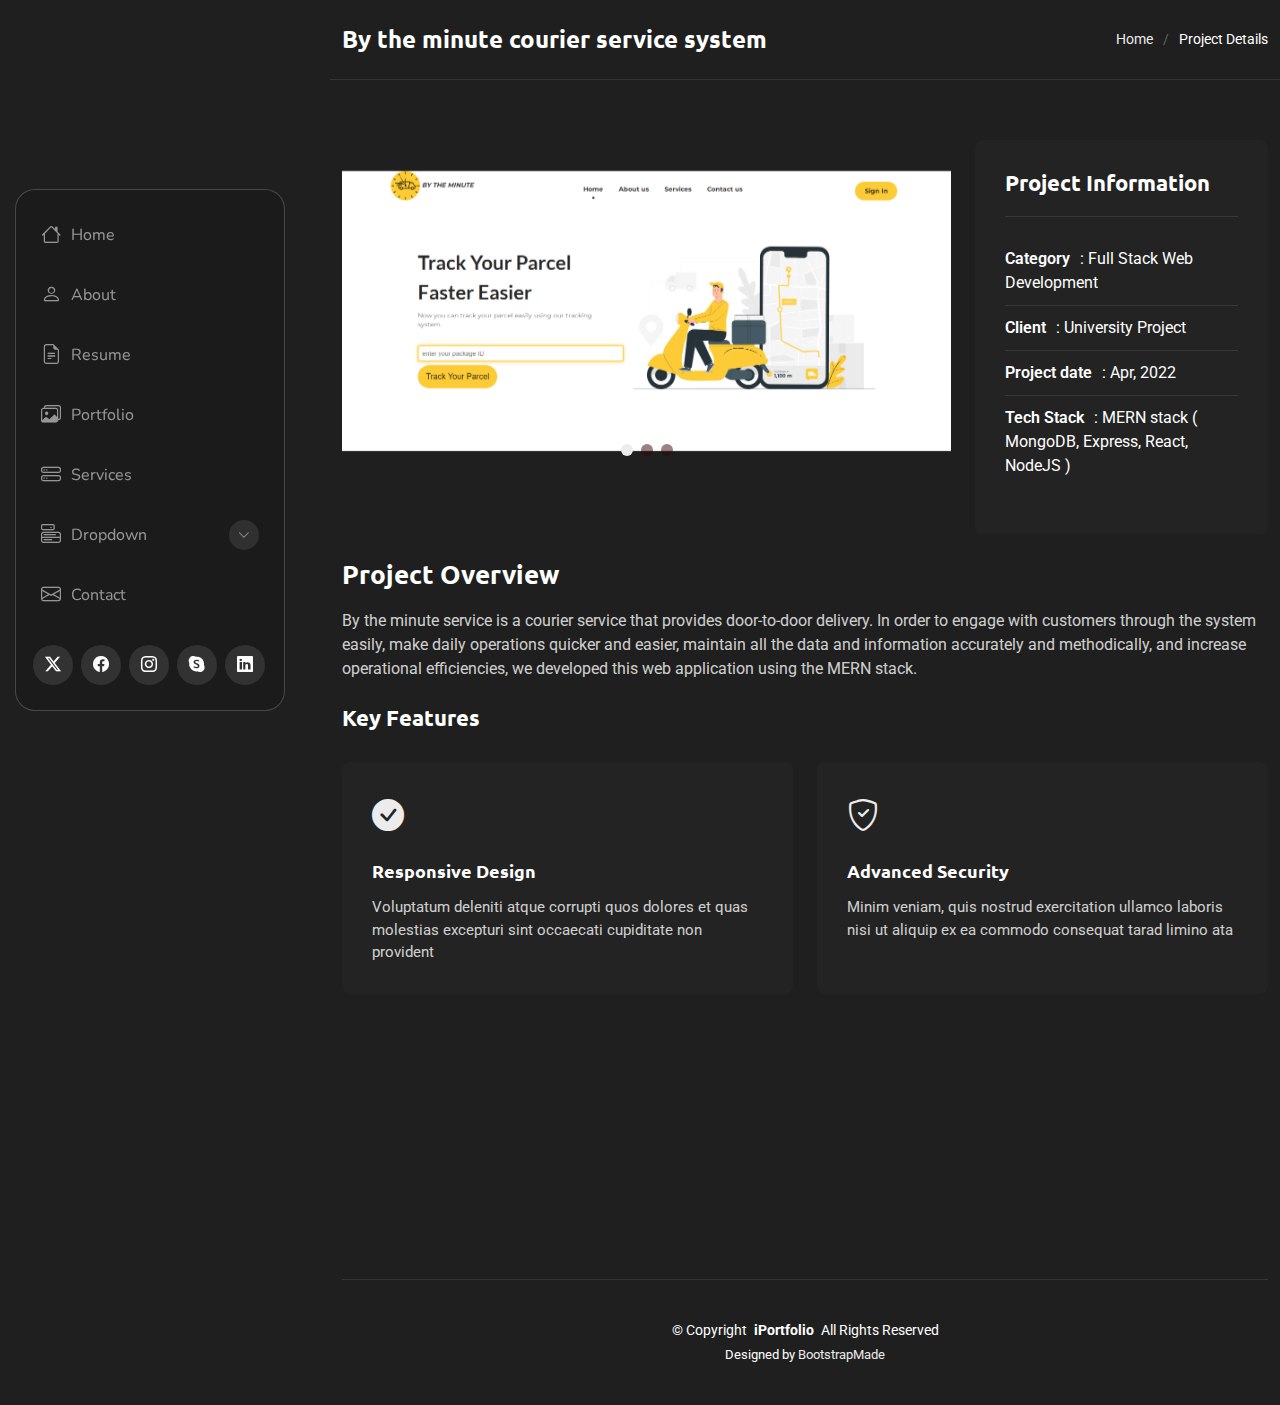
<file: by-the-minute-details.html>
<!DOCTYPE html>
<html lang="en">

<head>
  <meta charset="utf-8">
  <meta content="width=device-width, initial-scale=1.0" name="viewport">
  <title>Portfolio Details - SnapFolio Bootstrap Template</title>
  <meta name="description" content="">
  <meta name="keywords" content="">

  <!-- Favicons -->
  <link href="assets/img/favicon.png" rel="icon">
  <link href="assets/img/apple-touch-icon.png" rel="apple-touch-icon">

  <!-- Fonts -->
  <link href="https://fonts.googleapis.com" rel="preconnect">
  <link href="https://fonts.gstatic.com" rel="preconnect" crossorigin>
  <link
    href="https://fonts.googleapis.com/css2?family=Roboto:ital,wght@0,100;0,300;0,400;0,500;0,700;0,900;1,100;1,300;1,400;1,500;1,700;1,900&family=Ubuntu:ital,wght@0,300;0,400;0,500;0,700;1,300;1,400;1,500;1,700&family=Nunito:ital,wght@0,200;0,300;0,400;0,500;0,600;0,700;0,800;0,900;1,200;1,300;1,400;1,500;1,600;1,700;1,800;1,900&display=swap"
    rel="stylesheet">

  <!-- Vendor CSS Files -->
  <link href="assets/vendor/bootstrap/css/bootstrap.min.css" rel="stylesheet">
  <link href="assets/vendor/bootstrap-icons/bootstrap-icons.css" rel="stylesheet">
  <link href="assets/vendor/aos/aos.css" rel="stylesheet">
  <link href="assets/vendor/glightbox/css/glightbox.min.css" rel="stylesheet">
  <link href="assets/vendor/swiper/swiper-bundle.min.css" rel="stylesheet">

  <!-- Main CSS File -->
  <link href="assets/css/main.css" rel="stylesheet">

  <!-- =======================================================
  * Template Name: SnapFolio
  * Template URL: https://bootstrapmade.com/snapfolio-bootstrap-portfolio-template/
  * Updated: Jul 21 2025 with Bootstrap v5.3.7
  * Author: BootstrapMade.com
  * License: https://bootstrapmade.com/license/
  ======================================================== -->
</head>

<body class="portfolio-details-page">

  <header id="header" class="header dark-background d-flex flex-column justify-content-center">
    <i class="header-toggle d-xl-none bi bi-list"></i>

    <div class="header-container d-flex flex-column align-items-start">
      <nav id="navmenu" class="navmenu">
        <ul>
          <li><a href="#hero"><i class="bi bi-house navicon"></i>Home</a></li>
          <li><a href="#about"><i class="bi bi-person navicon"></i> About</a></li>
          <li><a href="#resume"><i class="bi bi-file-earmark-text navicon"></i> Resume</a></li>
          <li><a href="#portfolio"><i class="bi bi-images navicon"></i> Portfolio</a></li>
          <li><a href="#services"><i class="bi bi-hdd-stack navicon"></i> Services</a></li>
          <li class="dropdown"><a href="#"><i class="bi bi-menu-button navicon"></i> <span>Dropdown</span> <i
                class="bi bi-chevron-down toggle-dropdown"></i></a>
            <ul>
              <li><a href="#">Dropdown 1</a></li>
              <li class="dropdown"><a href="#"><span>Deep Dropdown</span> <i
                    class="bi bi-chevron-down toggle-dropdown"></i></a>
                <ul>
                  <li><a href="#">Deep Dropdown 1</a></li>
                  <li><a href="#">Deep Dropdown 2</a></li>
                  <li><a href="#">Deep Dropdown 3</a></li>
                  <li><a href="#">Deep Dropdown 4</a></li>
                  <li><a href="#">Deep Dropdown 5</a></li>
                </ul>
              </li>
              <li><a href="#">Dropdown 2</a></li>
              <li><a href="#">Dropdown 3</a></li>
              <li><a href="#">Dropdown 4</a></li>
            </ul>
          </li>
          <li><a href="#contact"><i class="bi bi-envelope navicon"></i> Contact</a></li>
        </ul>
      </nav>

      <div class="social-links text-center">
        <a href="#" class="twitter"><i class="bi bi-twitter-x"></i></a>
        <a href="#" class="facebook"><i class="bi bi-facebook"></i></a>
        <a href="#" class="instagram"><i class="bi bi-instagram"></i></a>
        <a href="#" class="google-plus"><i class="bi bi-skype"></i></a>
        <a href="#" class="linkedin"><i class="bi bi-linkedin"></i></a>
      </div>

    </div>

  </header>

  <main class="main">

    <!-- Page Title -->
    <div class="page-title dark-background">
      <div class="container d-lg-flex justify-content-between align-items-center">
        <h1 class="mb-2 mb-lg-0">By the minute courier service system</h1>
        <nav class="breadcrumbs">
          <ol>
            <li><a href="index.html">Home</a></li>
            <li class="current">Project Details</li>
          </ol>
        </nav>
      </div>
    </div><!-- End Page Title -->

    <!-- Portfolio Details Section -->
    <section id="portfolio-details" class="portfolio-details section">

      <div class="container" data-aos="fade-up" data-aos-delay="100">

        <div class="row gy-4">

          <div class="col-lg-8">
            <div class="portfolio-details-slider swiper init-swiper">

              <script type="application/json" class="swiper-config">
                {
                  "loop": true,
                  "speed": 600,
                  "autoplay": {
                    "delay": 5000
                  },
                  "slidesPerView": "auto",
                  "pagination": {
                    "el": ".swiper-pagination",
                    "type": "bullets",
                    "clickable": true
                  }
                }
              </script>

              <div class="swiper-wrapper align-items-center">

                <div class="swiper-slide">
                  <img src="assets/img/portfolio/b1.png" alt="POS Dashboard Screenshot"
                    style="width: 100%; height: auto; object-fit: contain; display: block;" loading="lazy">
                </div>

                <div class="swiper-slide">
                  <img src="assets/img/portfolio/b2.png" alt="Inventory Module View"
                    style="width: 100%; height: auto; object-fit: contain; display: block;" loading="lazy">
                </div>

                <div class="swiper-slide">
                  <img src="assets/img/portfolio/b3.png" alt="Sales Report Page"
                    style="width: 100%; height: auto; object-fit: contain; display: block;" loading="lazy">
                </div>

              </div>

              <div class="swiper-pagination"></div>
            </div>
          </div>

          <div class="col-lg-4">
            <div class="portfolio-info" data-aos="fade-left" data-aos-delay="200">
              <h3>Project Information</h3>
              <ul>
                <li><strong>Category</strong>: Full Stack Web Development</li>
                <li><strong>Client</strong>: University Project</li>
                <li><strong>Project date</strong>: Apr, 2022</li>
                <li><strong>Tech Stack</strong>: MERN stack ( MongoDB, Express, React, NodeJS )</li>
              </ul>
            </div>
          </div>

          <div class="col-lg-12">
            <div class="portfolio-description" data-aos="fade-up" data-aos-delay="300">
              <h2>Project Overview</h2>
              <p>
                By the minute service is a courier service that provides door-to-door delivery. In order to engage with
                customers through the system easily, make daily operations quicker and easier, maintain all the data and
                information accurately and methodically, and increase operational efficiencies, we developed this web
                application using the MERN stack.
              </p>

              <div class="features mt-4">
                <h3>Key Features</h3>
                <div class="row gy-3">
                  <div class="col-md-6">
                    <div class="feature-item" data-aos="fade-up" data-aos-delay="400">
                      <i class="bi bi-check-circle-fill"></i>
                      <h4>Responsive Design</h4>
                      <p>Voluptatum deleniti atque corrupti quos dolores et quas molestias excepturi sint occaecati
                        cupiditate non provident</p>
                    </div>
                  </div>

                  <div class="col-md-6">
                    <div class="feature-item" data-aos="fade-up" data-aos-delay="500">
                      <i class="bi bi-shield-check"></i>
                      <h4>Advanced Security</h4>
                      <p>Minim veniam, quis nostrud exercitation ullamco laboris nisi ut aliquip ex ea commodo consequat
                        tarad limino ata</p>
                    </div>
                  </div>

                  <div class="col-md-6">
                    <div class="feature-item" data-aos="fade-up" data-aos-delay="600">
                      <i class="bi bi-graph-up"></i>
                      <h4>Performance Optimization</h4>
                      <p>Duis aute irure dolor in reprehenderit in voluptate velit esse cillum dolore eu fugiat nulla
                        pariatur</p>
                    </div>
                  </div>

                  <div class="col-md-6">
                    <div class="feature-item" data-aos="fade-up" data-aos-delay="700">
                      <i class="bi bi-gear"></i>
                      <h4>Easy Integration</h4>
                      <p>Excepteur sint occaecat cupidatat non proident, sunt in culpa qui officia deserunt mollit anim
                        id est laborum</p>
                    </div>
                  </div>
                </div>
              </div>
            </div>
          </div>

        </div>

      </div>

    </section><!-- /Portfolio Details Section -->

  </main>

  <footer id="footer" class="footer position-relative">

    <div class="container">
      <div class="copyright text-center ">
        <p>© <span>Copyright</span> <strong class="px-1 sitename">iPortfolio</strong> <span>All Rights Reserved</span>
        </p>
      </div>
      <div class="credits">
        <!-- All the links in the footer should remain intact. -->
        <!-- You can delete the links only if you've purchased the pro version. -->
        <!-- Licensing information: https://bootstrapmade.com/license/ -->
        <!-- Purchase the pro version with working PHP/AJAX contact form: [buy-url] -->
        Designed by <a href="https://bootstrapmade.com/">BootstrapMade</a>
      </div>
    </div>

  </footer>

  <!-- Scroll Top -->
  <a href="#" id="scroll-top" class="scroll-top d-flex align-items-center justify-content-center"><i
      class="bi bi-arrow-up-short"></i></a>

  <!-- Preloader -->
  <div id="preloader"></div>

  <!-- Vendor JS Files -->
  <script src="assets/vendor/bootstrap/js/bootstrap.bundle.min.js"></script>
  <script src="assets/vendor/php-email-form/validate.js"></script>
  <script src="assets/vendor/aos/aos.js"></script>
  <script src="assets/vendor/typed.js/typed.umd.js"></script>
  <script src="assets/vendor/purecounter/purecounter_vanilla.js"></script>
  <script src="assets/vendor/waypoints/noframework.waypoints.js"></script>
  <script src="assets/vendor/isotope-layout/isotope.pkgd.min.js"></script>
  <script src="assets/vendor/imagesloaded/imagesloaded.pkgd.min.js"></script>
  <script src="assets/vendor/glightbox/js/glightbox.min.js"></script>
  <script src="assets/vendor/swiper/swiper-bundle.min.js"></script>

  <!-- Main JS File -->
  <script src="assets/js/main.js"></script>

</body>

</html>
</file>
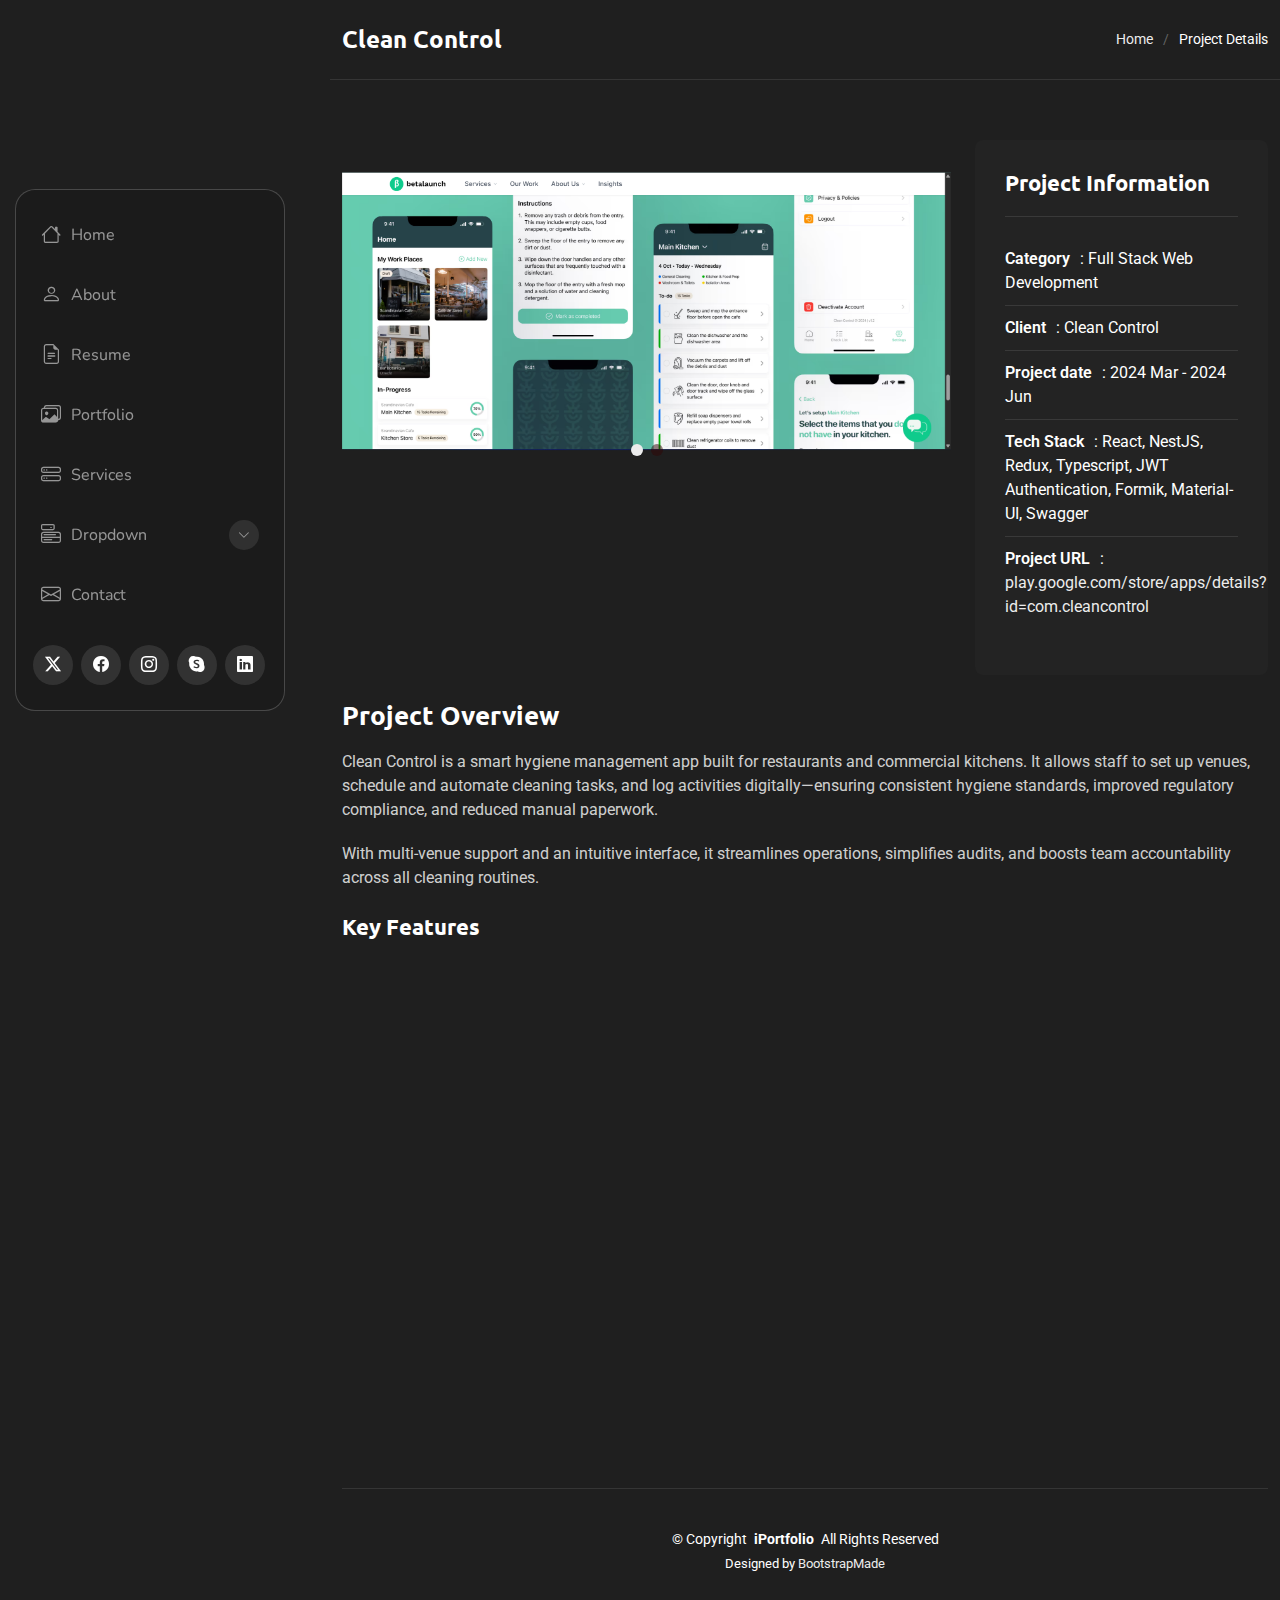
<file: clean-control-details.html>
<!DOCTYPE html>
<html lang="en">

<head>
  <meta charset="utf-8">
  <meta content="width=device-width, initial-scale=1.0" name="viewport">
  <title>Portfolio Details - SnapFolio Bootstrap Template</title>
  <meta name="description" content="">
  <meta name="keywords" content="">

  <!-- Favicons -->
  <link href="assets/img/favicon.png" rel="icon">
  <link href="assets/img/apple-touch-icon.png" rel="apple-touch-icon">

  <!-- Fonts -->
  <link href="https://fonts.googleapis.com" rel="preconnect">
  <link href="https://fonts.gstatic.com" rel="preconnect" crossorigin>
  <link
    href="https://fonts.googleapis.com/css2?family=Roboto:ital,wght@0,100;0,300;0,400;0,500;0,700;0,900;1,100;1,300;1,400;1,500;1,700;1,900&family=Ubuntu:ital,wght@0,300;0,400;0,500;0,700;1,300;1,400;1,500;1,700&family=Nunito:ital,wght@0,200;0,300;0,400;0,500;0,600;0,700;0,800;0,900;1,200;1,300;1,400;1,500;1,600;1,700;1,800;1,900&display=swap"
    rel="stylesheet">

  <!-- Vendor CSS Files -->
  <link href="assets/vendor/bootstrap/css/bootstrap.min.css" rel="stylesheet">
  <link href="assets/vendor/bootstrap-icons/bootstrap-icons.css" rel="stylesheet">
  <link href="assets/vendor/aos/aos.css" rel="stylesheet">
  <link href="assets/vendor/glightbox/css/glightbox.min.css" rel="stylesheet">
  <link href="assets/vendor/swiper/swiper-bundle.min.css" rel="stylesheet">

  <!-- Main CSS File -->
  <link href="assets/css/main.css" rel="stylesheet">

  <!-- =======================================================
  * Template Name: SnapFolio
  * Template URL: https://bootstrapmade.com/snapfolio-bootstrap-portfolio-template/
  * Updated: Jul 21 2025 with Bootstrap v5.3.7
  * Author: BootstrapMade.com
  * License: https://bootstrapmade.com/license/
  ======================================================== -->
</head>

<body class="portfolio-details-page">

  <header id="header" class="header dark-background d-flex flex-column justify-content-center">
    <i class="header-toggle d-xl-none bi bi-list"></i>

    <div class="header-container d-flex flex-column align-items-start">
      <nav id="navmenu" class="navmenu">
        <ul>
          <li><a href="#hero"><i class="bi bi-house navicon"></i>Home</a></li>
          <li><a href="#about"><i class="bi bi-person navicon"></i> About</a></li>
          <li><a href="#resume"><i class="bi bi-file-earmark-text navicon"></i> Resume</a></li>
          <li><a href="#portfolio"><i class="bi bi-images navicon"></i> Portfolio</a></li>
          <li><a href="#services"><i class="bi bi-hdd-stack navicon"></i> Services</a></li>
          <li class="dropdown"><a href="#"><i class="bi bi-menu-button navicon"></i> <span>Dropdown</span> <i
                class="bi bi-chevron-down toggle-dropdown"></i></a>
            <ul>
              <li><a href="#">Dropdown 1</a></li>
              <li class="dropdown"><a href="#"><span>Deep Dropdown</span> <i
                    class="bi bi-chevron-down toggle-dropdown"></i></a>
                <ul>
                  <li><a href="#">Deep Dropdown 1</a></li>
                  <li><a href="#">Deep Dropdown 2</a></li>
                  <li><a href="#">Deep Dropdown 3</a></li>
                  <li><a href="#">Deep Dropdown 4</a></li>
                  <li><a href="#">Deep Dropdown 5</a></li>
                </ul>
              </li>
              <li><a href="#">Dropdown 2</a></li>
              <li><a href="#">Dropdown 3</a></li>
              <li><a href="#">Dropdown 4</a></li>
            </ul>
          </li>
          <li><a href="#contact"><i class="bi bi-envelope navicon"></i> Contact</a></li>
        </ul>
      </nav>

      <div class="social-links text-center">
        <a href="#" class="twitter"><i class="bi bi-twitter-x"></i></a>
        <a href="#" class="facebook"><i class="bi bi-facebook"></i></a>
        <a href="#" class="instagram"><i class="bi bi-instagram"></i></a>
        <a href="#" class="google-plus"><i class="bi bi-skype"></i></a>
        <a href="#" class="linkedin"><i class="bi bi-linkedin"></i></a>
      </div>

    </div>

  </header>

  <main class="main">

    <!-- Page Title -->
    <div class="page-title dark-background">
      <div class="container d-lg-flex justify-content-between align-items-center">
        <h1 class="mb-2 mb-lg-0">Clean Control</h1>
        <nav class="breadcrumbs">
          <ol>
            <li><a href="index.html">Home</a></li>
            <li class="current">Project Details</li>
          </ol>
        </nav>
      </div>
    </div><!-- End Page Title -->

    <!-- Portfolio Details Section -->
    <section id="portfolio-details" class="portfolio-details section">

      <div class="container" data-aos="fade-up" data-aos-delay="100">

        <div class="row gy-4">

          <div class="col-lg-8">
            <div class="portfolio-details-slider swiper init-swiper">

              <script type="application/json" class="swiper-config">
                {
                  "loop": true,
                  "speed": 600,
                  "autoplay": {
                    "delay": 5000
                  },
                  "slidesPerView": "auto",
                  "pagination": {
                    "el": ".swiper-pagination",
                    "type": "bullets",
                    "clickable": true
                  }
                }
              </script>

              <div class="swiper-wrapper align-items-center">

                <div class="swiper-slide">
                  <img src="assets/img/portfolio/cc1.png" alt="POS Dashboard Screenshot"
                    style="width: 100%; height: auto; object-fit: contain; display: block;" loading="lazy">
                </div>

                <div class="swiper-slide">
                  <img src="assets/img/portfolio/cc2.png" alt="Inventory Module View"
                    style="width: 100%; height: auto; object-fit: contain; display: block;" loading="lazy">
                </div>

              </div>

              <div class="swiper-pagination"></div>
            </div>
          </div>

          <div class="col-lg-4">
            <div class="portfolio-info" data-aos="fade-left" data-aos-delay="200">
              <h3>Project Information</h3>
              <ul>
                <li><strong>Category</strong>: Full Stack Web Development</li>
                <li><strong>Client</strong>: Clean Control</li>
                <li><strong>Project date</strong>: 2024 Mar - 2024 Jun</li>
                <li><strong>Tech Stack</strong>: React, NestJS, Redux, Typescript, JWT Authentication, Formik,
                  Material-UI, Swagger</li>
                <li><strong>Project URL</strong>: <a
                    href="https://play.google.com/store/apps/details?id=com.cleancontrol.app&pcampaignid=web_share"
                    target="_blank">play.google.com/store/apps/details?id=com.cleancontrol</a></li>
              </ul>
            </div>
          </div>

          <div class="col-lg-12">
            <div class="portfolio-description" data-aos="fade-up" data-aos-delay="300">
              <h2>Project Overview</h2>
              <p>
                Clean Control is a smart hygiene management app built for restaurants and commercial kitchens. It allows
                staff to set up venues, schedule and automate cleaning tasks, and log activities digitally—ensuring
                consistent hygiene standards, improved regulatory compliance, and reduced manual paperwork.
              </p>
              <p>
                With multi-venue support and an intuitive interface, it streamlines operations, simplifies audits, and
                boosts team accountability across all cleaning routines.
              </p>

              <div class="features mt-4">
                <h3>Key Features</h3>
                <div class="row gy-3">
                  <div class="col-md-6">
                    <div class="feature-item" data-aos="fade-up" data-aos-delay="400">
                      <i class="bi bi-check-circle-fill"></i>
                      <h4>Responsive Design</h4>
                      <p>Voluptatum deleniti atque corrupti quos dolores et quas molestias excepturi sint occaecati
                        cupiditate non provident</p>
                    </div>
                  </div>

                  <div class="col-md-6">
                    <div class="feature-item" data-aos="fade-up" data-aos-delay="500">
                      <i class="bi bi-shield-check"></i>
                      <h4>Advanced Security</h4>
                      <p>Minim veniam, quis nostrud exercitation ullamco laboris nisi ut aliquip ex ea commodo consequat
                        tarad limino ata</p>
                    </div>
                  </div>

                  <div class="col-md-6">
                    <div class="feature-item" data-aos="fade-up" data-aos-delay="600">
                      <i class="bi bi-graph-up"></i>
                      <h4>Performance Optimization</h4>
                      <p>Duis aute irure dolor in reprehenderit in voluptate velit esse cillum dolore eu fugiat nulla
                        pariatur</p>
                    </div>
                  </div>

                  <div class="col-md-6">
                    <div class="feature-item" data-aos="fade-up" data-aos-delay="700">
                      <i class="bi bi-gear"></i>
                      <h4>Easy Integration</h4>
                      <p>Excepteur sint occaecat cupidatat non proident, sunt in culpa qui officia deserunt mollit anim
                        id est laborum</p>
                    </div>
                  </div>
                </div>
              </div>
            </div>
          </div>

        </div>

      </div>

    </section><!-- /Portfolio Details Section -->

  </main>

  <footer id="footer" class="footer position-relative">

    <div class="container">
      <div class="copyright text-center ">
        <p>© <span>Copyright</span> <strong class="px-1 sitename">iPortfolio</strong> <span>All Rights Reserved</span>
        </p>
      </div>
      <div class="credits">
        <!-- All the links in the footer should remain intact. -->
        <!-- You can delete the links only if you've purchased the pro version. -->
        <!-- Licensing information: https://bootstrapmade.com/license/ -->
        <!-- Purchase the pro version with working PHP/AJAX contact form: [buy-url] -->
        Designed by <a href="https://bootstrapmade.com/">BootstrapMade</a>
      </div>
    </div>

  </footer>

  <!-- Scroll Top -->
  <a href="#" id="scroll-top" class="scroll-top d-flex align-items-center justify-content-center"><i
      class="bi bi-arrow-up-short"></i></a>

  <!-- Preloader -->
  <div id="preloader"></div>

  <!-- Vendor JS Files -->
  <script src="assets/vendor/bootstrap/js/bootstrap.bundle.min.js"></script>
  <script src="assets/vendor/php-email-form/validate.js"></script>
  <script src="assets/vendor/aos/aos.js"></script>
  <script src="assets/vendor/typed.js/typed.umd.js"></script>
  <script src="assets/vendor/purecounter/purecounter_vanilla.js"></script>
  <script src="assets/vendor/waypoints/noframework.waypoints.js"></script>
  <script src="assets/vendor/isotope-layout/isotope.pkgd.min.js"></script>
  <script src="assets/vendor/imagesloaded/imagesloaded.pkgd.min.js"></script>
  <script src="assets/vendor/glightbox/js/glightbox.min.js"></script>
  <script src="assets/vendor/swiper/swiper-bundle.min.js"></script>

  <!-- Main JS File -->
  <script src="assets/js/main.js"></script>

</body>

</html>
</file>
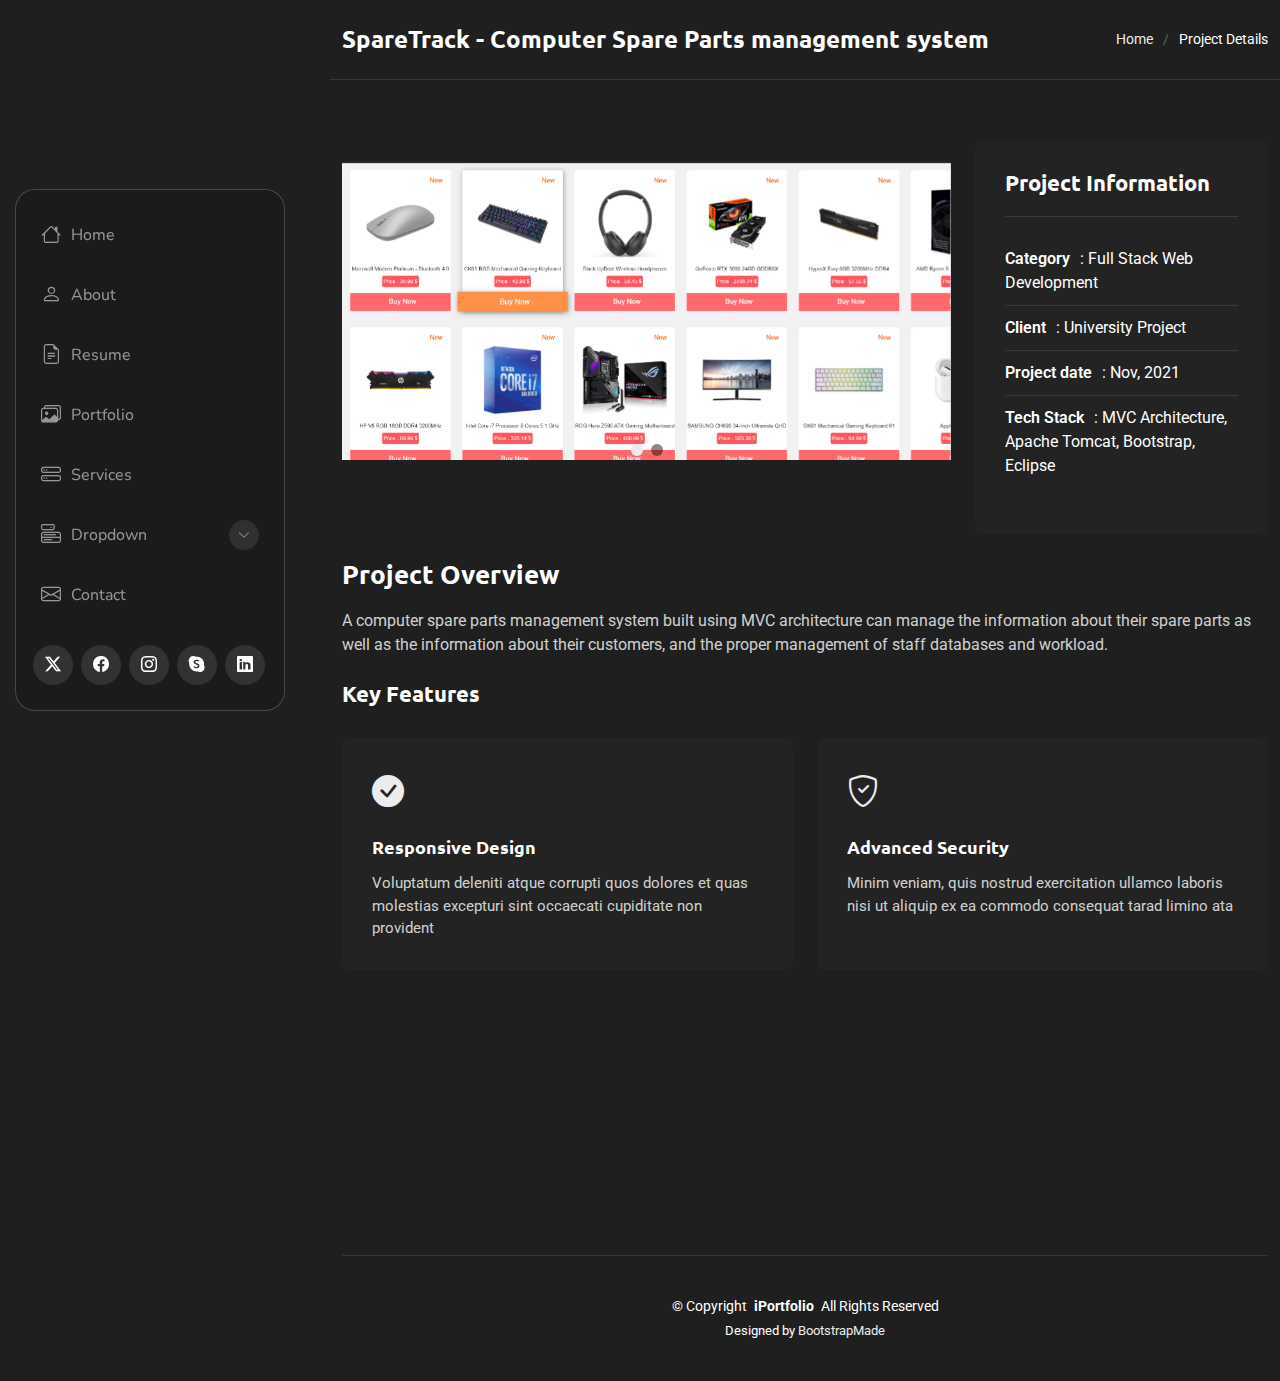
<file: computer-spare-parts-details.html>
<!DOCTYPE html>
<html lang="en">

<head>
  <meta charset="utf-8">
  <meta content="width=device-width, initial-scale=1.0" name="viewport">
  <title>Portfolio Details - SnapFolio Bootstrap Template</title>
  <meta name="description" content="">
  <meta name="keywords" content="">

  <!-- Favicons -->
  <link href="assets/img/favicon.png" rel="icon">
  <link href="assets/img/apple-touch-icon.png" rel="apple-touch-icon">

  <!-- Fonts -->
  <link href="https://fonts.googleapis.com" rel="preconnect">
  <link href="https://fonts.gstatic.com" rel="preconnect" crossorigin>
  <link
    href="https://fonts.googleapis.com/css2?family=Roboto:ital,wght@0,100;0,300;0,400;0,500;0,700;0,900;1,100;1,300;1,400;1,500;1,700;1,900&family=Ubuntu:ital,wght@0,300;0,400;0,500;0,700;1,300;1,400;1,500;1,700&family=Nunito:ital,wght@0,200;0,300;0,400;0,500;0,600;0,700;0,800;0,900;1,200;1,300;1,400;1,500;1,600;1,700;1,800;1,900&display=swap"
    rel="stylesheet">

  <!-- Vendor CSS Files -->
  <link href="assets/vendor/bootstrap/css/bootstrap.min.css" rel="stylesheet">
  <link href="assets/vendor/bootstrap-icons/bootstrap-icons.css" rel="stylesheet">
  <link href="assets/vendor/aos/aos.css" rel="stylesheet">
  <link href="assets/vendor/glightbox/css/glightbox.min.css" rel="stylesheet">
  <link href="assets/vendor/swiper/swiper-bundle.min.css" rel="stylesheet">

  <!-- Main CSS File -->
  <link href="assets/css/main.css" rel="stylesheet">

  <!-- =======================================================
  * Template Name: SnapFolio
  * Template URL: https://bootstrapmade.com/snapfolio-bootstrap-portfolio-template/
  * Updated: Jul 21 2025 with Bootstrap v5.3.7
  * Author: BootstrapMade.com
  * License: https://bootstrapmade.com/license/
  ======================================================== -->
</head>

<body class="portfolio-details-page">

  <header id="header" class="header dark-background d-flex flex-column justify-content-center">
    <i class="header-toggle d-xl-none bi bi-list"></i>

    <div class="header-container d-flex flex-column align-items-start">
      <nav id="navmenu" class="navmenu">
        <ul>
          <li><a href="#hero"><i class="bi bi-house navicon"></i>Home</a></li>
          <li><a href="#about"><i class="bi bi-person navicon"></i> About</a></li>
          <li><a href="#resume"><i class="bi bi-file-earmark-text navicon"></i> Resume</a></li>
          <li><a href="#portfolio"><i class="bi bi-images navicon"></i> Portfolio</a></li>
          <li><a href="#services"><i class="bi bi-hdd-stack navicon"></i> Services</a></li>
          <li class="dropdown"><a href="#"><i class="bi bi-menu-button navicon"></i> <span>Dropdown</span> <i
                class="bi bi-chevron-down toggle-dropdown"></i></a>
            <ul>
              <li><a href="#">Dropdown 1</a></li>
              <li class="dropdown"><a href="#"><span>Deep Dropdown</span> <i
                    class="bi bi-chevron-down toggle-dropdown"></i></a>
                <ul>
                  <li><a href="#">Deep Dropdown 1</a></li>
                  <li><a href="#">Deep Dropdown 2</a></li>
                  <li><a href="#">Deep Dropdown 3</a></li>
                  <li><a href="#">Deep Dropdown 4</a></li>
                  <li><a href="#">Deep Dropdown 5</a></li>
                </ul>
              </li>
              <li><a href="#">Dropdown 2</a></li>
              <li><a href="#">Dropdown 3</a></li>
              <li><a href="#">Dropdown 4</a></li>
            </ul>
          </li>
          <li><a href="#contact"><i class="bi bi-envelope navicon"></i> Contact</a></li>
        </ul>
      </nav>

      <div class="social-links text-center">
        <a href="#" class="twitter"><i class="bi bi-twitter-x"></i></a>
        <a href="#" class="facebook"><i class="bi bi-facebook"></i></a>
        <a href="#" class="instagram"><i class="bi bi-instagram"></i></a>
        <a href="#" class="google-plus"><i class="bi bi-skype"></i></a>
        <a href="#" class="linkedin"><i class="bi bi-linkedin"></i></a>
      </div>

    </div>

  </header>

  <main class="main">

    <!-- Page Title -->
    <div class="page-title dark-background">
      <div class="container d-lg-flex justify-content-between align-items-center">
        <h1 class="mb-2 mb-lg-0">SpareTrack - Computer Spare Parts management system</h1>
        <nav class="breadcrumbs">
          <ol>
            <li><a href="index.html">Home</a></li>
            <li class="current">Project Details</li>
          </ol>
        </nav>
      </div>
    </div><!-- End Page Title -->

    <!-- Portfolio Details Section -->
    <section id="portfolio-details" class="portfolio-details section">

      <div class="container" data-aos="fade-up" data-aos-delay="100">

        <div class="row gy-4">

          <div class="col-lg-8">
            <div class="portfolio-details-slider swiper init-swiper">

              <script type="application/json" class="swiper-config">
                {
                  "loop": true,
                  "speed": 600,
                  "autoplay": {
                    "delay": 5000
                  },
                  "slidesPerView": "auto",
                  "pagination": {
                    "el": ".swiper-pagination",
                    "type": "bullets",
                    "clickable": true
                  }
                }
              </script>

              <div class="swiper-wrapper align-items-center">

                <div class="swiper-slide">
                  <img src="assets/img/portfolio/c1.png" alt="POS Dashboard Screenshot"
                    style="width: 100%; height: auto; object-fit: contain; display: block;" loading="lazy">
                </div>

                <div class="swiper-slide">
                  <img src="assets/img/portfolio/c2.png" alt="Inventory Module View"
                    style="width: 100%; height: auto; object-fit: contain; display: block;" loading="lazy">
                </div>

              </div>

              <div class="swiper-pagination"></div>
            </div>
          </div>

          <div class="col-lg-4">
            <div class="portfolio-info" data-aos="fade-left" data-aos-delay="200">
              <h3>Project Information</h3>
              <ul>
                <li><strong>Category</strong>: Full Stack Web Development</li>
                <li><strong>Client</strong>: University Project</li>
                <li><strong>Project date</strong>: Nov, 2021</li>
                <li><strong>Tech Stack</strong>: MVC Architecture, Apache Tomcat, Bootstrap, Eclipse</li>
              </ul>
            </div>
          </div>

          <div class="col-lg-12">
            <div class="portfolio-description" data-aos="fade-up" data-aos-delay="300">
              <h2>Project Overview</h2>
              <p>
                A computer spare parts management system built using MVC architecture can manage the information about
                their spare parts as well as the information about their customers, and the proper management of staff
                databases and workload.
              </p>

              <div class="features mt-4">
                <h3>Key Features</h3>
                <div class="row gy-3">
                  <div class="col-md-6">
                    <div class="feature-item" data-aos="fade-up" data-aos-delay="400">
                      <i class="bi bi-check-circle-fill"></i>
                      <h4>Responsive Design</h4>
                      <p>Voluptatum deleniti atque corrupti quos dolores et quas molestias excepturi sint occaecati
                        cupiditate non provident</p>
                    </div>
                  </div>

                  <div class="col-md-6">
                    <div class="feature-item" data-aos="fade-up" data-aos-delay="500">
                      <i class="bi bi-shield-check"></i>
                      <h4>Advanced Security</h4>
                      <p>Minim veniam, quis nostrud exercitation ullamco laboris nisi ut aliquip ex ea commodo consequat
                        tarad limino ata</p>
                    </div>
                  </div>

                  <div class="col-md-6">
                    <div class="feature-item" data-aos="fade-up" data-aos-delay="600">
                      <i class="bi bi-graph-up"></i>
                      <h4>Performance Optimization</h4>
                      <p>Duis aute irure dolor in reprehenderit in voluptate velit esse cillum dolore eu fugiat nulla
                        pariatur</p>
                    </div>
                  </div>

                  <div class="col-md-6">
                    <div class="feature-item" data-aos="fade-up" data-aos-delay="700">
                      <i class="bi bi-gear"></i>
                      <h4>Easy Integration</h4>
                      <p>Excepteur sint occaecat cupidatat non proident, sunt in culpa qui officia deserunt mollit anim
                        id est laborum</p>
                    </div>
                  </div>
                </div>
              </div>
            </div>
          </div>

        </div>

      </div>

    </section><!-- /Portfolio Details Section -->

  </main>

  <footer id="footer" class="footer position-relative">

    <div class="container">
      <div class="copyright text-center ">
        <p>© <span>Copyright</span> <strong class="px-1 sitename">iPortfolio</strong> <span>All Rights Reserved</span>
        </p>
      </div>
      <div class="credits">
        <!-- All the links in the footer should remain intact. -->
        <!-- You can delete the links only if you've purchased the pro version. -->
        <!-- Licensing information: https://bootstrapmade.com/license/ -->
        <!-- Purchase the pro version with working PHP/AJAX contact form: [buy-url] -->
        Designed by <a href="https://bootstrapmade.com/">BootstrapMade</a>
      </div>
    </div>

  </footer>

  <!-- Scroll Top -->
  <a href="#" id="scroll-top" class="scroll-top d-flex align-items-center justify-content-center"><i
      class="bi bi-arrow-up-short"></i></a>

  <!-- Preloader -->
  <div id="preloader"></div>

  <!-- Vendor JS Files -->
  <script src="assets/vendor/bootstrap/js/bootstrap.bundle.min.js"></script>
  <script src="assets/vendor/php-email-form/validate.js"></script>
  <script src="assets/vendor/aos/aos.js"></script>
  <script src="assets/vendor/typed.js/typed.umd.js"></script>
  <script src="assets/vendor/purecounter/purecounter_vanilla.js"></script>
  <script src="assets/vendor/waypoints/noframework.waypoints.js"></script>
  <script src="assets/vendor/isotope-layout/isotope.pkgd.min.js"></script>
  <script src="assets/vendor/imagesloaded/imagesloaded.pkgd.min.js"></script>
  <script src="assets/vendor/glightbox/js/glightbox.min.js"></script>
  <script src="assets/vendor/swiper/swiper-bundle.min.js"></script>

  <!-- Main JS File -->
  <script src="assets/js/main.js"></script>

</body>

</html>
</file>
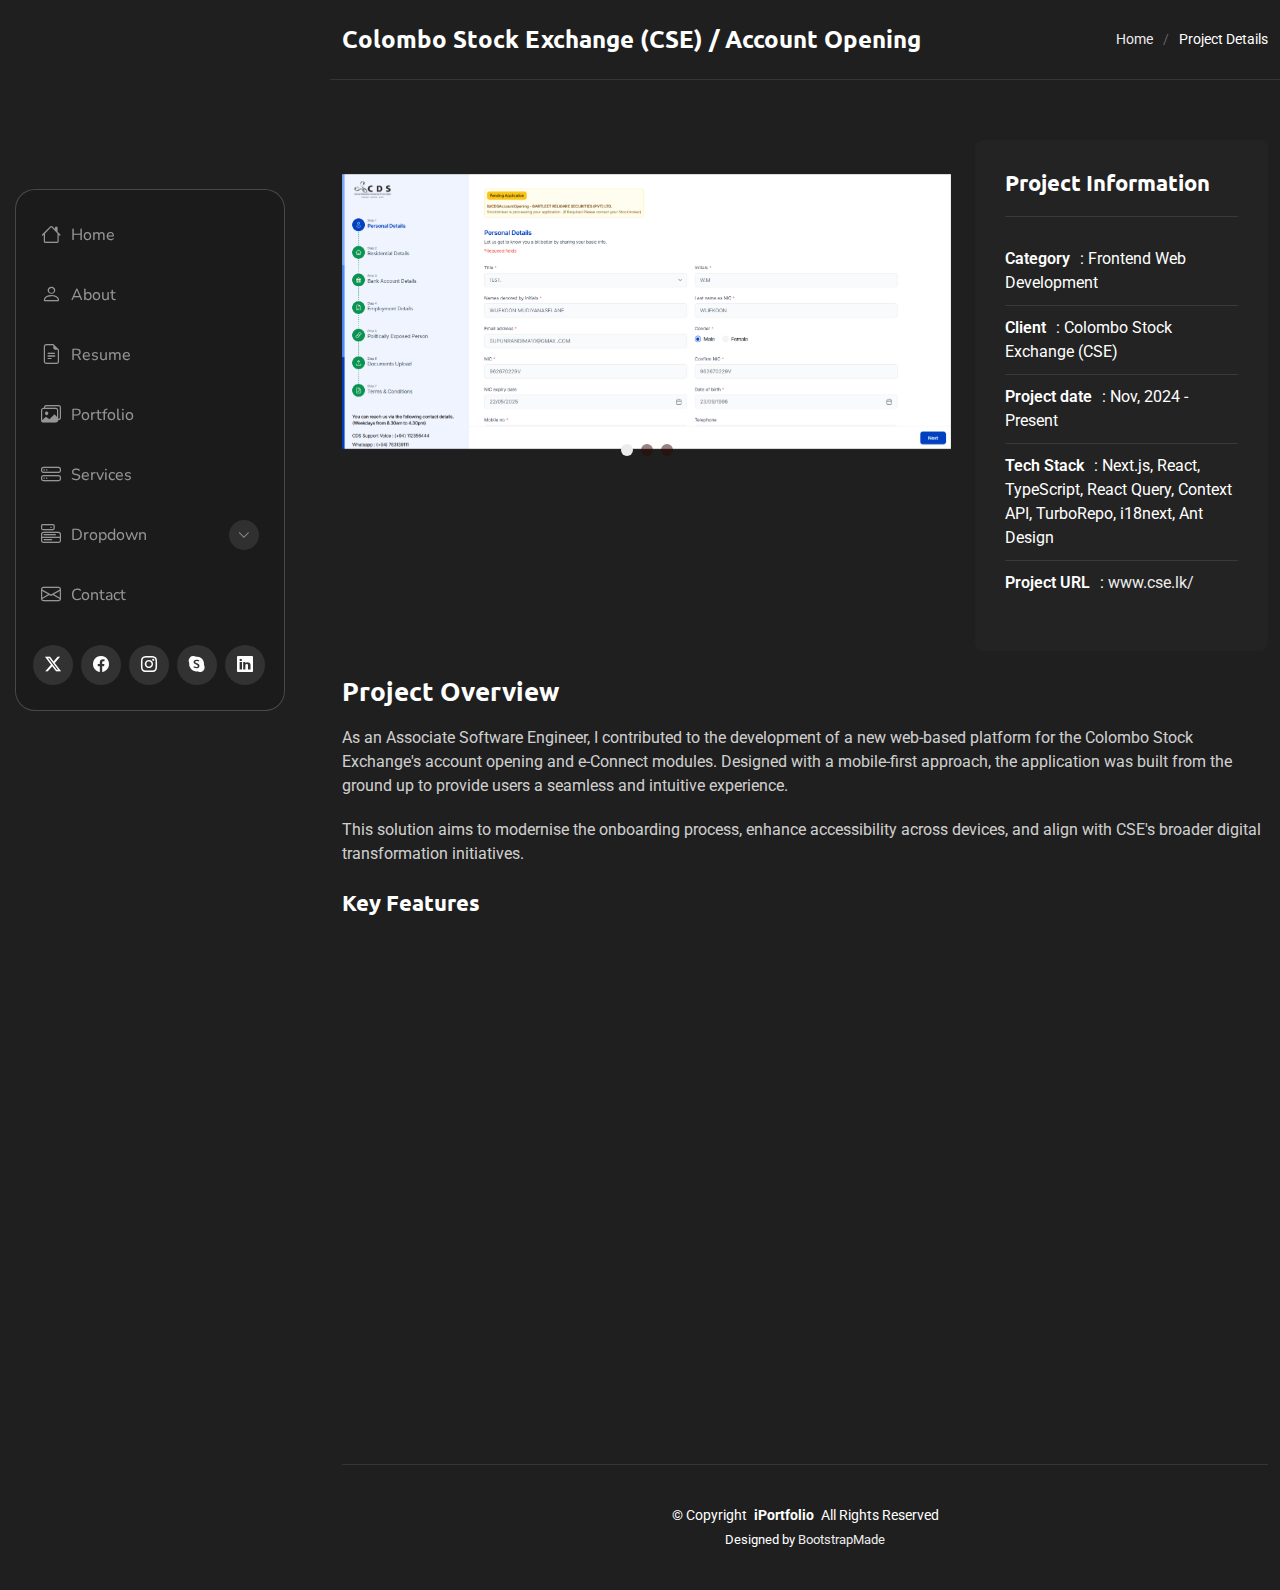
<file: cse-details.html>
<!DOCTYPE html>
<html lang="en">

<head>
  <meta charset="utf-8">
  <meta content="width=device-width, initial-scale=1.0" name="viewport">
  <title>Portfolio Details - SnapFolio Bootstrap Template</title>
  <meta name="description" content="">
  <meta name="keywords" content="">

  <!-- Favicons -->
  <link href="assets/img/favicon.png" rel="icon">
  <link href="assets/img/apple-touch-icon.png" rel="apple-touch-icon">

  <!-- Fonts -->
  <link href="https://fonts.googleapis.com" rel="preconnect">
  <link href="https://fonts.gstatic.com" rel="preconnect" crossorigin>
  <link
    href="https://fonts.googleapis.com/css2?family=Roboto:ital,wght@0,100;0,300;0,400;0,500;0,700;0,900;1,100;1,300;1,400;1,500;1,700;1,900&family=Ubuntu:ital,wght@0,300;0,400;0,500;0,700;1,300;1,400;1,500;1,700&family=Nunito:ital,wght@0,200;0,300;0,400;0,500;0,600;0,700;0,800;0,900;1,200;1,300;1,400;1,500;1,600;1,700;1,800;1,900&display=swap"
    rel="stylesheet">

  <!-- Vendor CSS Files -->
  <link href="assets/vendor/bootstrap/css/bootstrap.min.css" rel="stylesheet">
  <link href="assets/vendor/bootstrap-icons/bootstrap-icons.css" rel="stylesheet">
  <link href="assets/vendor/aos/aos.css" rel="stylesheet">
  <link href="assets/vendor/glightbox/css/glightbox.min.css" rel="stylesheet">
  <link href="assets/vendor/swiper/swiper-bundle.min.css" rel="stylesheet">

  <!-- Main CSS File -->
  <link href="assets/css/main.css" rel="stylesheet">

  <!-- =======================================================
  * Template Name: SnapFolio
  * Template URL: https://bootstrapmade.com/snapfolio-bootstrap-portfolio-template/
  * Updated: Jul 21 2025 with Bootstrap v5.3.7
  * Author: BootstrapMade.com
  * License: https://bootstrapmade.com/license/
  ======================================================== -->
</head>

<body class="portfolio-details-page">

  <header id="header" class="header dark-background d-flex flex-column justify-content-center">
    <i class="header-toggle d-xl-none bi bi-list"></i>

    <div class="header-container d-flex flex-column align-items-start">
      <nav id="navmenu" class="navmenu">
        <ul>
          <li><a href="#hero"><i class="bi bi-house navicon"></i>Home</a></li>
          <li><a href="#about"><i class="bi bi-person navicon"></i> About</a></li>
          <li><a href="#resume"><i class="bi bi-file-earmark-text navicon"></i> Resume</a></li>
          <li><a href="#portfolio"><i class="bi bi-images navicon"></i> Portfolio</a></li>
          <li><a href="#services"><i class="bi bi-hdd-stack navicon"></i> Services</a></li>
          <li class="dropdown"><a href="#"><i class="bi bi-menu-button navicon"></i> <span>Dropdown</span> <i
                class="bi bi-chevron-down toggle-dropdown"></i></a>
            <ul>
              <li><a href="#">Dropdown 1</a></li>
              <li class="dropdown"><a href="#"><span>Deep Dropdown</span> <i
                    class="bi bi-chevron-down toggle-dropdown"></i></a>
                <ul>
                  <li><a href="#">Deep Dropdown 1</a></li>
                  <li><a href="#">Deep Dropdown 2</a></li>
                  <li><a href="#">Deep Dropdown 3</a></li>
                  <li><a href="#">Deep Dropdown 4</a></li>
                  <li><a href="#">Deep Dropdown 5</a></li>
                </ul>
              </li>
              <li><a href="#">Dropdown 2</a></li>
              <li><a href="#">Dropdown 3</a></li>
              <li><a href="#">Dropdown 4</a></li>
            </ul>
          </li>
          <li><a href="#contact"><i class="bi bi-envelope navicon"></i> Contact</a></li>
        </ul>
      </nav>

      <div class="social-links text-center">
        <a href="#" class="twitter"><i class="bi bi-twitter-x"></i></a>
        <a href="#" class="facebook"><i class="bi bi-facebook"></i></a>
        <a href="#" class="instagram"><i class="bi bi-instagram"></i></a>
        <a href="#" class="google-plus"><i class="bi bi-skype"></i></a>
        <a href="#" class="linkedin"><i class="bi bi-linkedin"></i></a>
      </div>

    </div>

  </header>

  <main class="main">

    <!-- Page Title -->
    <div class="page-title dark-background">
      <div class="container d-lg-flex justify-content-between align-items-center">
        <h1 class="mb-2 mb-lg-0">Colombo Stock Exchange (CSE) / Account Opening</h1>
        <nav class="breadcrumbs">
          <ol>
            <li><a href="index.html">Home</a></li>
            <li class="current">Project Details</li>
          </ol>
        </nav>
      </div>
    </div><!-- End Page Title -->

    <!-- Portfolio Details Section -->
    <section id="portfolio-details" class="portfolio-details section">

      <div class="container" data-aos="fade-up" data-aos-delay="100">

        <div class="row gy-4">

          <div class="col-lg-8">
            <div class="portfolio-details-slider swiper init-swiper">

              <script type="application/json" class="swiper-config">
                {
                  "loop": true,
                  "speed": 600,
                  "autoplay": {
                    "delay": 5000
                  },
                  "slidesPerView": "auto",
                  "pagination": {
                    "el": ".swiper-pagination",
                    "type": "bullets",
                    "clickable": true
                  }
                }
              </script>

              <div class="swiper-wrapper align-items-center">

                <div class="swiper-slide">
                  <img src="assets/img/portfolio/cs1.png" alt="POS Dashboard Screenshot"
                    style="width: 100%; height: auto; object-fit: contain; display: block;" loading="lazy">
                </div>

                <div class="swiper-slide">
                  <img src="assets/img/portfolio/cs2.png" alt="Inventory Module View"
                    style="width: 100%; height: auto; object-fit: contain; display: block;" loading="lazy">
                </div>

                <div class="swiper-slide">
                  <img src="assets/img/portfolio/cs3.png" alt="Sales Report Page"
                    style="width: 100%; height: auto; object-fit: contain; display: block;" loading="lazy">
                </div>

              </div>

              <div class="swiper-pagination"></div>
            </div>
          </div>

          <div class="col-lg-4">
            <div class="portfolio-info" data-aos="fade-left" data-aos-delay="200">
              <h3>Project Information</h3>
              <ul>
                <li><strong>Category</strong>: Frontend Web Development</li>
                <li><strong>Client</strong>: Colombo Stock Exchange (CSE)</li>
                <li><strong>Project date</strong>: Nov, 2024 - Present</li>
                <li><strong>Tech Stack</strong>: Next.js, React, TypeScript, React Query, Context API, TurboRepo,
                  i18next, Ant Design</li>
                <li><strong>Project URL</strong>: <a href="https://www.cse.lk/" target="_blank">www.cse.lk/</a></li>
              </ul>
            </div>
          </div>

          <div class="col-lg-12">
            <div class="portfolio-description" data-aos="fade-up" data-aos-delay="300">
              <h2>Project Overview</h2>
              <p>
                As an Associate Software Engineer, I contributed to the development of a new web-based platform for the
                Colombo Stock Exchange's account opening and e-Connect modules. Designed with a mobile-first approach,
                the application was built from the ground up to provide users a seamless and intuitive experience.
              </p>
              <p>
                This solution aims to modernise the onboarding process, enhance accessibility across devices, and align
                with CSE's broader digital transformation initiatives.
              </p>

              <div class="features mt-4">
                <h3>Key Features</h3>
                <div class="row gy-3">
                  <div class="col-md-6">
                    <div class="feature-item" data-aos="fade-up" data-aos-delay="400">
                      <i class="bi bi-check-circle-fill"></i>
                      <h4>Responsive Design</h4>
                      <p>Voluptatum deleniti atque corrupti quos dolores et quas molestias excepturi sint occaecati
                        cupiditate non provident</p>
                    </div>
                  </div>

                  <div class="col-md-6">
                    <div class="feature-item" data-aos="fade-up" data-aos-delay="500">
                      <i class="bi bi-shield-check"></i>
                      <h4>Advanced Security</h4>
                      <p>Minim veniam, quis nostrud exercitation ullamco laboris nisi ut aliquip ex ea commodo consequat
                        tarad limino ata</p>
                    </div>
                  </div>

                  <div class="col-md-6">
                    <div class="feature-item" data-aos="fade-up" data-aos-delay="600">
                      <i class="bi bi-graph-up"></i>
                      <h4>Performance Optimization</h4>
                      <p>Duis aute irure dolor in reprehenderit in voluptate velit esse cillum dolore eu fugiat nulla
                        pariatur</p>
                    </div>
                  </div>

                  <div class="col-md-6">
                    <div class="feature-item" data-aos="fade-up" data-aos-delay="700">
                      <i class="bi bi-gear"></i>
                      <h4>Easy Integration</h4>
                      <p>Excepteur sint occaecat cupidatat non proident, sunt in culpa qui officia deserunt mollit anim
                        id est laborum</p>
                    </div>
                  </div>
                </div>
              </div>
            </div>
          </div>

        </div>

      </div>

    </section><!-- /Portfolio Details Section -->

  </main>

  <footer id="footer" class="footer position-relative">

    <div class="container">
      <div class="copyright text-center ">
        <p>© <span>Copyright</span> <strong class="px-1 sitename">iPortfolio</strong> <span>All Rights Reserved</span>
        </p>
      </div>
      <div class="credits">
        <!-- All the links in the footer should remain intact. -->
        <!-- You can delete the links only if you've purchased the pro version. -->
        <!-- Licensing information: https://bootstrapmade.com/license/ -->
        <!-- Purchase the pro version with working PHP/AJAX contact form: [buy-url] -->
        Designed by <a href="https://bootstrapmade.com/">BootstrapMade</a>
      </div>
    </div>

  </footer>

  <!-- Scroll Top -->
  <a href="#" id="scroll-top" class="scroll-top d-flex align-items-center justify-content-center"><i
      class="bi bi-arrow-up-short"></i></a>

  <!-- Preloader -->
  <div id="preloader"></div>

  <!-- Vendor JS Files -->
  <script src="assets/vendor/bootstrap/js/bootstrap.bundle.min.js"></script>
  <script src="assets/vendor/php-email-form/validate.js"></script>
  <script src="assets/vendor/aos/aos.js"></script>
  <script src="assets/vendor/typed.js/typed.umd.js"></script>
  <script src="assets/vendor/purecounter/purecounter_vanilla.js"></script>
  <script src="assets/vendor/waypoints/noframework.waypoints.js"></script>
  <script src="assets/vendor/isotope-layout/isotope.pkgd.min.js"></script>
  <script src="assets/vendor/imagesloaded/imagesloaded.pkgd.min.js"></script>
  <script src="assets/vendor/glightbox/js/glightbox.min.js"></script>
  <script src="assets/vendor/swiper/swiper-bundle.min.js"></script>

  <!-- Main JS File -->
  <script src="assets/js/main.js"></script>

</body>

</html>
</file>
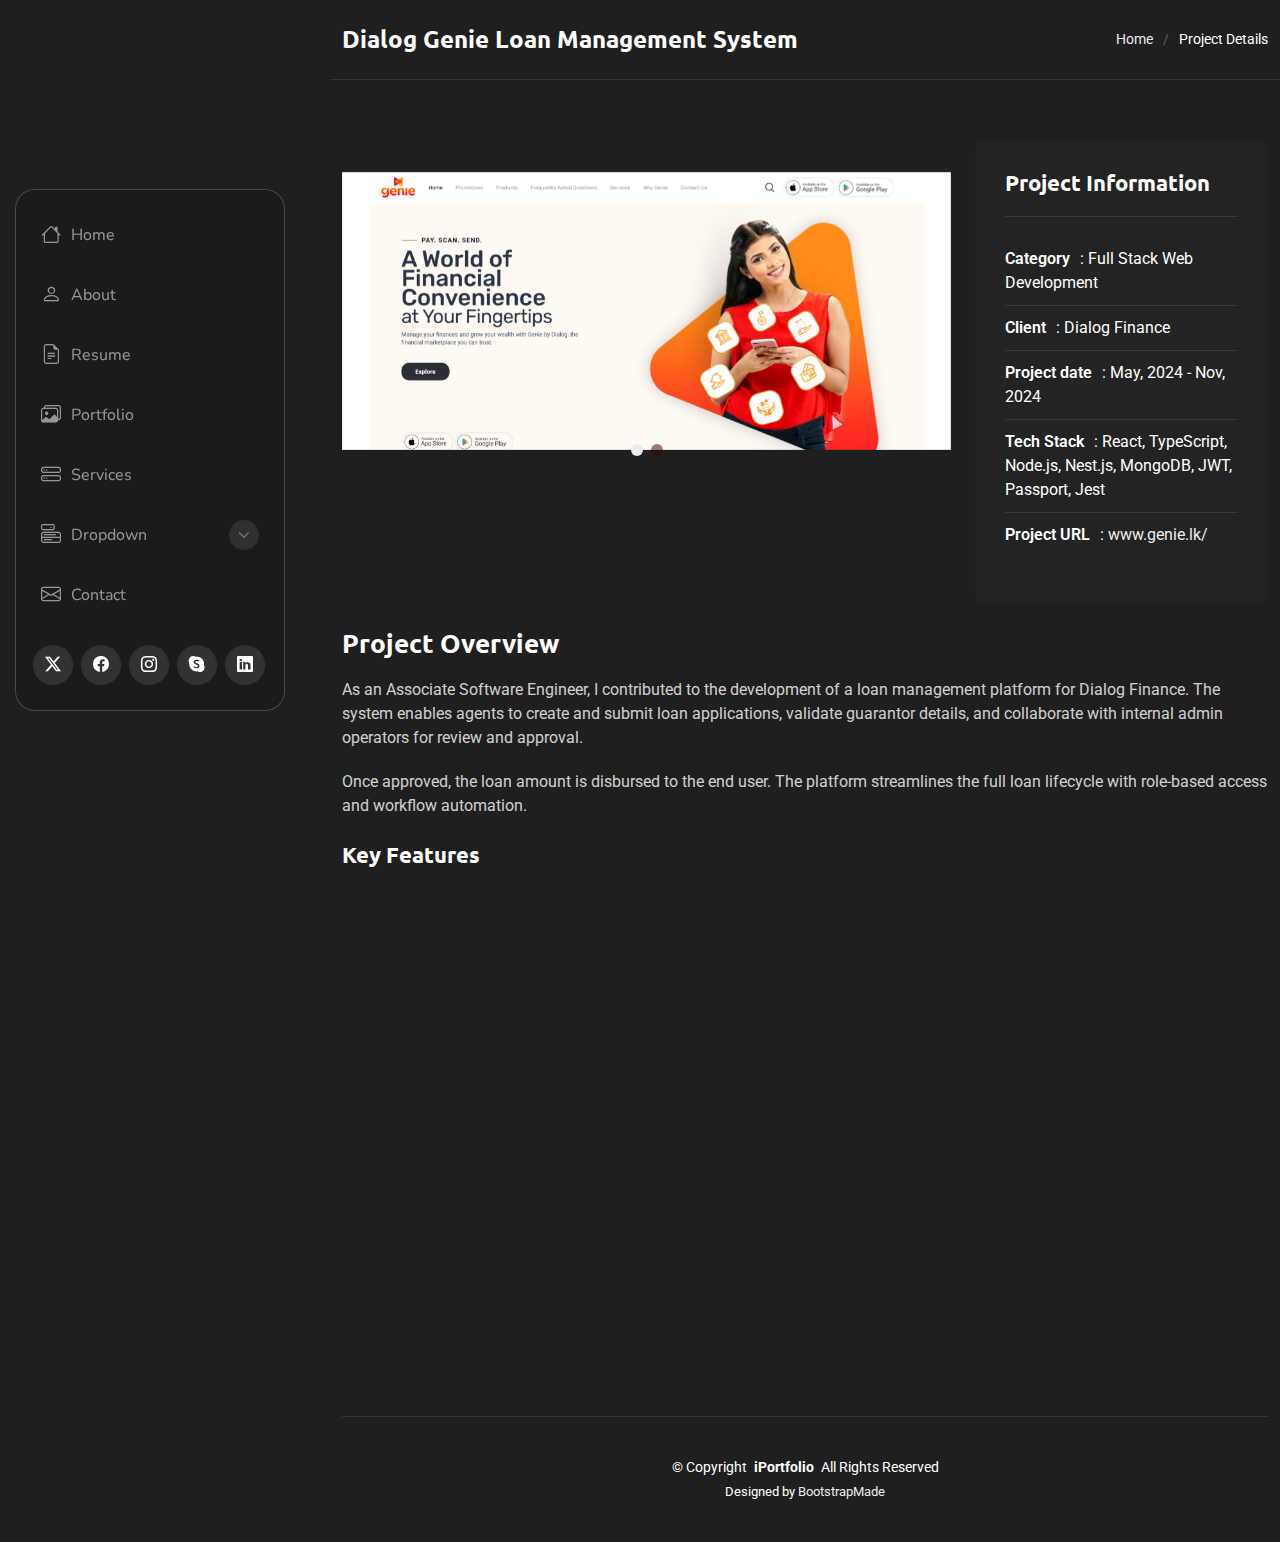
<file: genie-details.html>
<!DOCTYPE html>
<html lang="en">

<head>
  <meta charset="utf-8">
  <meta content="width=device-width, initial-scale=1.0" name="viewport">
  <title>Portfolio Details - SnapFolio Bootstrap Template</title>
  <meta name="description" content="">
  <meta name="keywords" content="">

  <!-- Favicons -->
  <link href="assets/img/favicon.png" rel="icon">
  <link href="assets/img/apple-touch-icon.png" rel="apple-touch-icon">

  <!-- Fonts -->
  <link href="https://fonts.googleapis.com" rel="preconnect">
  <link href="https://fonts.gstatic.com" rel="preconnect" crossorigin>
  <link
    href="https://fonts.googleapis.com/css2?family=Roboto:ital,wght@0,100;0,300;0,400;0,500;0,700;0,900;1,100;1,300;1,400;1,500;1,700;1,900&family=Ubuntu:ital,wght@0,300;0,400;0,500;0,700;1,300;1,400;1,500;1,700&family=Nunito:ital,wght@0,200;0,300;0,400;0,500;0,600;0,700;0,800;0,900;1,200;1,300;1,400;1,500;1,600;1,700;1,800;1,900&display=swap"
    rel="stylesheet">

  <!-- Vendor CSS Files -->
  <link href="assets/vendor/bootstrap/css/bootstrap.min.css" rel="stylesheet">
  <link href="assets/vendor/bootstrap-icons/bootstrap-icons.css" rel="stylesheet">
  <link href="assets/vendor/aos/aos.css" rel="stylesheet">
  <link href="assets/vendor/glightbox/css/glightbox.min.css" rel="stylesheet">
  <link href="assets/vendor/swiper/swiper-bundle.min.css" rel="stylesheet">

  <!-- Main CSS File -->
  <link href="assets/css/main.css" rel="stylesheet">

  <!-- =======================================================
  * Template Name: SnapFolio
  * Template URL: https://bootstrapmade.com/snapfolio-bootstrap-portfolio-template/
  * Updated: Jul 21 2025 with Bootstrap v5.3.7
  * Author: BootstrapMade.com
  * License: https://bootstrapmade.com/license/
  ======================================================== -->
</head>

<body class="portfolio-details-page">

  <header id="header" class="header dark-background d-flex flex-column justify-content-center">
    <i class="header-toggle d-xl-none bi bi-list"></i>

    <div class="header-container d-flex flex-column align-items-start">
      <nav id="navmenu" class="navmenu">
        <ul>
          <li><a href="#hero"><i class="bi bi-house navicon"></i>Home</a></li>
          <li><a href="#about"><i class="bi bi-person navicon"></i> About</a></li>
          <li><a href="#resume"><i class="bi bi-file-earmark-text navicon"></i> Resume</a></li>
          <li><a href="#portfolio"><i class="bi bi-images navicon"></i> Portfolio</a></li>
          <li><a href="#services"><i class="bi bi-hdd-stack navicon"></i> Services</a></li>
          <li class="dropdown"><a href="#"><i class="bi bi-menu-button navicon"></i> <span>Dropdown</span> <i
                class="bi bi-chevron-down toggle-dropdown"></i></a>
            <ul>
              <li><a href="#">Dropdown 1</a></li>
              <li class="dropdown"><a href="#"><span>Deep Dropdown</span> <i
                    class="bi bi-chevron-down toggle-dropdown"></i></a>
                <ul>
                  <li><a href="#">Deep Dropdown 1</a></li>
                  <li><a href="#">Deep Dropdown 2</a></li>
                  <li><a href="#">Deep Dropdown 3</a></li>
                  <li><a href="#">Deep Dropdown 4</a></li>
                  <li><a href="#">Deep Dropdown 5</a></li>
                </ul>
              </li>
              <li><a href="#">Dropdown 2</a></li>
              <li><a href="#">Dropdown 3</a></li>
              <li><a href="#">Dropdown 4</a></li>
            </ul>
          </li>
          <li><a href="#contact"><i class="bi bi-envelope navicon"></i> Contact</a></li>
        </ul>
      </nav>

      <div class="social-links text-center">
        <a href="#" class="twitter"><i class="bi bi-twitter-x"></i></a>
        <a href="#" class="facebook"><i class="bi bi-facebook"></i></a>
        <a href="#" class="instagram"><i class="bi bi-instagram"></i></a>
        <a href="#" class="google-plus"><i class="bi bi-skype"></i></a>
        <a href="#" class="linkedin"><i class="bi bi-linkedin"></i></a>
      </div>

    </div>

  </header>

  <main class="main">

    <!-- Page Title -->
    <div class="page-title dark-background">
      <div class="container d-lg-flex justify-content-between align-items-center">
        <h1 class="mb-2 mb-lg-0">Dialog Genie Loan Management System</h1>
        <nav class="breadcrumbs">
          <ol>
            <li><a href="index.html">Home</a></li>
            <li class="current">Project Details</li>
          </ol>
        </nav>
      </div>
    </div><!-- End Page Title -->

    <!-- Portfolio Details Section -->
    <section id="portfolio-details" class="portfolio-details section">

      <div class="container" data-aos="fade-up" data-aos-delay="100">

        <div class="row gy-4">

          <div class="col-lg-8">
            <div class="portfolio-details-slider swiper init-swiper">

              <script type="application/json" class="swiper-config">
                {
                  "loop": true,
                  "speed": 600,
                  "autoplay": {
                    "delay": 5000
                  },
                  "slidesPerView": "auto",
                  "pagination": {
                    "el": ".swiper-pagination",
                    "type": "bullets",
                    "clickable": true
                  }
                }
              </script>

              <div class="swiper-wrapper align-items-center">

                <div class="swiper-slide">
                  <img src="assets/img/portfolio/d1.png" alt="POS Dashboard Screenshot"
                    style="width: 100%; height: auto; object-fit: contain; display: block;" loading="lazy">
                </div>

                <div class="swiper-slide">
                  <img src="assets/img/portfolio/d2.png" alt="Inventory Module View"
                    style="width: 100%; height: auto; object-fit: contain; display: block;" loading="lazy">
                </div>

              </div>

              <div class="swiper-pagination"></div>
            </div>
          </div>

          <div class="col-lg-4">
            <div class="portfolio-info" data-aos="fade-left" data-aos-delay="200">
              <h3>Project Information</h3>
              <ul>
                <li><strong>Category</strong>: Full Stack Web Development</li>
                <li><strong>Client</strong>: Dialog Finance</li>
                <li><strong>Project date</strong>: May, 2024 - Nov, 2024</li>
                <li><strong>Tech Stack</strong>: React, TypeScript, Node.js, Nest.js, MongoDB, JWT, Passport, Jest</li>
                <li><strong>Project URL</strong>: <a href="https://www.genie.lk/" target="_blank">www.genie.lk/</a></li>
              </ul>
            </div>
          </div>

          <div class="col-lg-12">
            <div class="portfolio-description" data-aos="fade-up" data-aos-delay="300">
              <h2>Project Overview</h2>
              <p>
                As an Associate Software Engineer, I contributed to the development of a loan management platform for
                Dialog Finance. The system enables agents to create and submit loan applications, validate guarantor
                details, and collaborate with internal admin operators for review and approval.
              </p>
              <p>
                Once approved, the loan amount is disbursed to the end user. The platform streamlines the full loan
                lifecycle with role-based access and workflow automation.
              </p>

              <div class="features mt-4">
                <h3>Key Features</h3>
                <div class="row gy-3">
                  <div class="col-md-6">
                    <div class="feature-item" data-aos="fade-up" data-aos-delay="400">
                      <i class="bi bi-check-circle-fill"></i>
                      <h4>Responsive Design</h4>
                      <p>Voluptatum deleniti atque corrupti quos dolores et quas molestias excepturi sint occaecati
                        cupiditate non provident</p>
                    </div>
                  </div>

                  <div class="col-md-6">
                    <div class="feature-item" data-aos="fade-up" data-aos-delay="500">
                      <i class="bi bi-shield-check"></i>
                      <h4>Advanced Security</h4>
                      <p>Minim veniam, quis nostrud exercitation ullamco laboris nisi ut aliquip ex ea commodo consequat
                        tarad limino ata</p>
                    </div>
                  </div>

                  <div class="col-md-6">
                    <div class="feature-item" data-aos="fade-up" data-aos-delay="600">
                      <i class="bi bi-graph-up"></i>
                      <h4>Performance Optimization</h4>
                      <p>Duis aute irure dolor in reprehenderit in voluptate velit esse cillum dolore eu fugiat nulla
                        pariatur</p>
                    </div>
                  </div>

                  <div class="col-md-6">
                    <div class="feature-item" data-aos="fade-up" data-aos-delay="700">
                      <i class="bi bi-gear"></i>
                      <h4>Easy Integration</h4>
                      <p>Excepteur sint occaecat cupidatat non proident, sunt in culpa qui officia deserunt mollit anim
                        id est laborum</p>
                    </div>
                  </div>
                </div>
              </div>
            </div>
          </div>

        </div>

      </div>

    </section><!-- /Portfolio Details Section -->

  </main>

  <footer id="footer" class="footer position-relative">

    <div class="container">
      <div class="copyright text-center ">
        <p>© <span>Copyright</span> <strong class="px-1 sitename">iPortfolio</strong> <span>All Rights Reserved</span>
        </p>
      </div>
      <div class="credits">
        <!-- All the links in the footer should remain intact. -->
        <!-- You can delete the links only if you've purchased the pro version. -->
        <!-- Licensing information: https://bootstrapmade.com/license/ -->
        <!-- Purchase the pro version with working PHP/AJAX contact form: [buy-url] -->
        Designed by <a href="https://bootstrapmade.com/">BootstrapMade</a>
      </div>
    </div>

  </footer>

  <!-- Scroll Top -->
  <a href="#" id="scroll-top" class="scroll-top d-flex align-items-center justify-content-center"><i
      class="bi bi-arrow-up-short"></i></a>

  <!-- Preloader -->
  <div id="preloader"></div>

  <!-- Vendor JS Files -->
  <script src="assets/vendor/bootstrap/js/bootstrap.bundle.min.js"></script>
  <script src="assets/vendor/php-email-form/validate.js"></script>
  <script src="assets/vendor/aos/aos.js"></script>
  <script src="assets/vendor/typed.js/typed.umd.js"></script>
  <script src="assets/vendor/purecounter/purecounter_vanilla.js"></script>
  <script src="assets/vendor/waypoints/noframework.waypoints.js"></script>
  <script src="assets/vendor/isotope-layout/isotope.pkgd.min.js"></script>
  <script src="assets/vendor/imagesloaded/imagesloaded.pkgd.min.js"></script>
  <script src="assets/vendor/glightbox/js/glightbox.min.js"></script>
  <script src="assets/vendor/swiper/swiper-bundle.min.js"></script>

  <!-- Main JS File -->
  <script src="assets/js/main.js"></script>

</body>

</html>
</file>
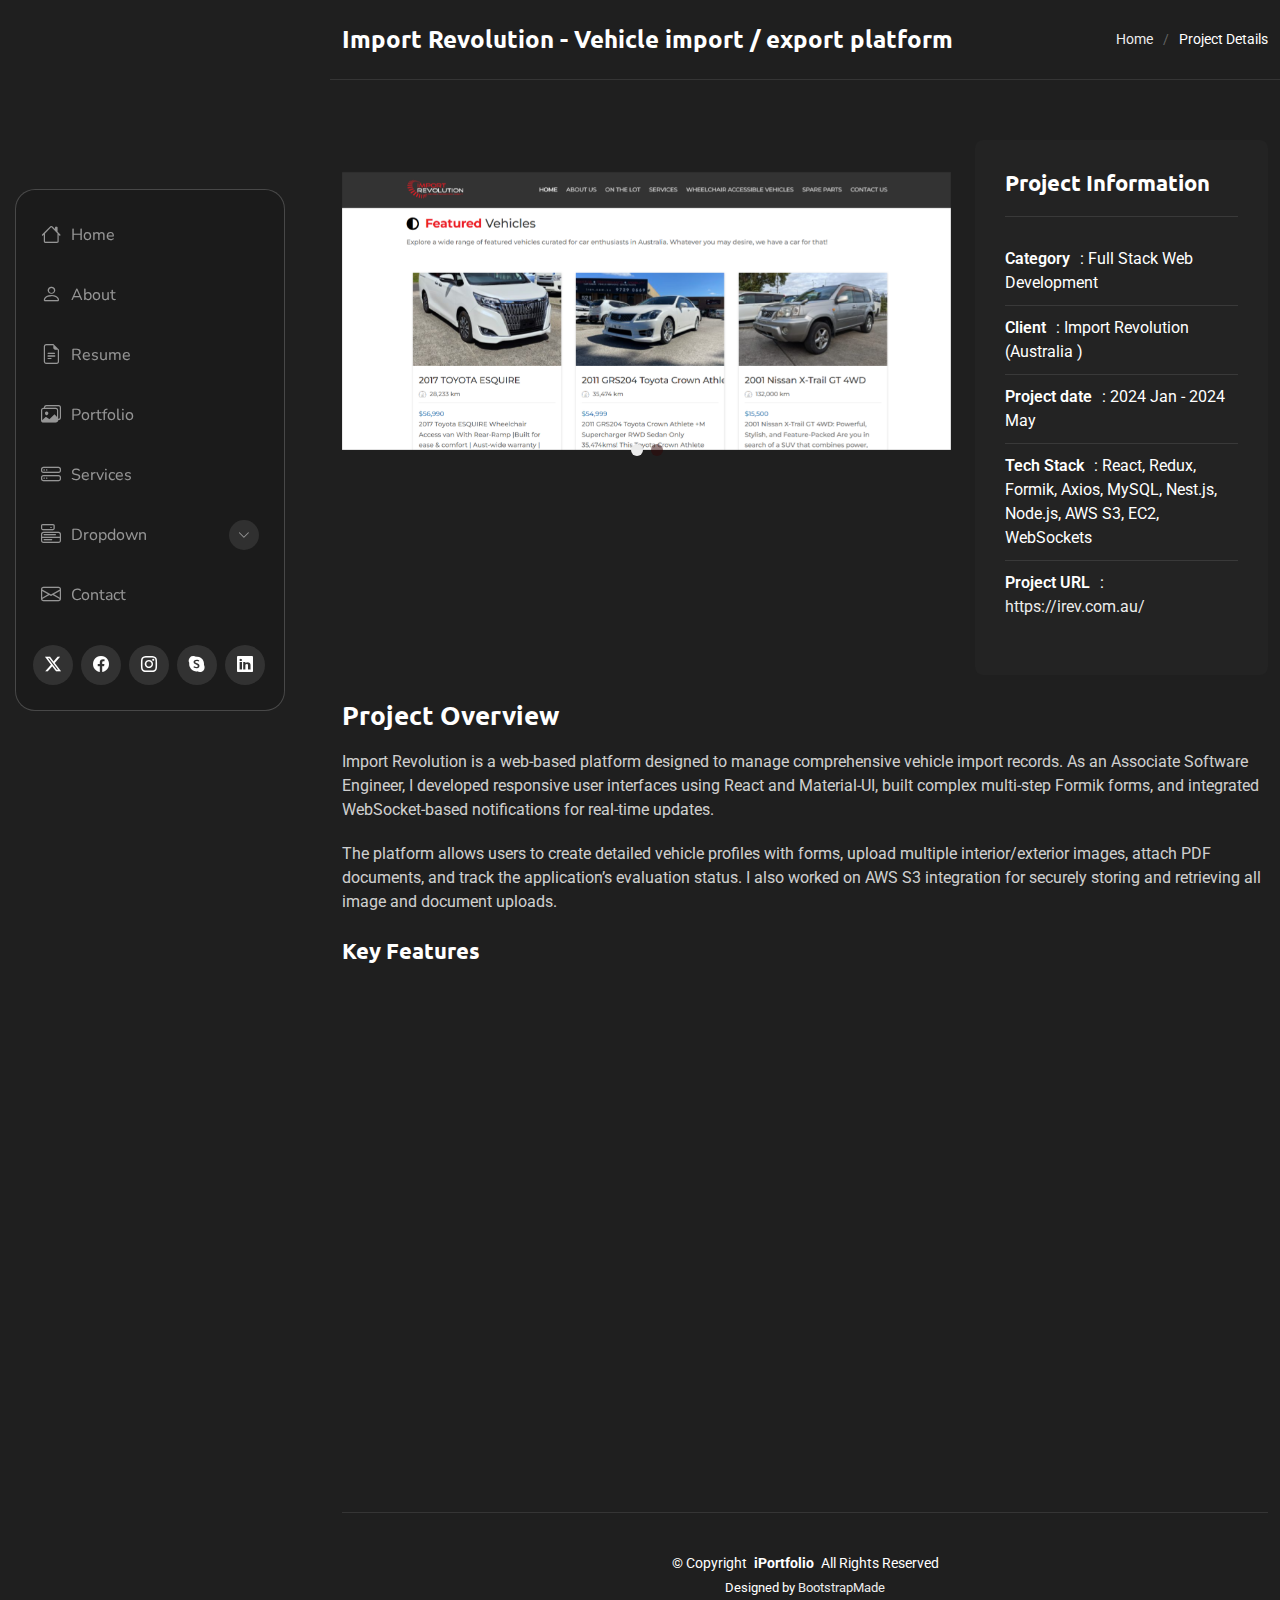
<file: i-rev-details.html>
<!DOCTYPE html>
<html lang="en">

<head>
  <meta charset="utf-8">
  <meta content="width=device-width, initial-scale=1.0" name="viewport">
  <title>Portfolio Details - SnapFolio Bootstrap Template</title>
  <meta name="description" content="">
  <meta name="keywords" content="">

  <!-- Favicons -->
  <link href="assets/img/favicon.png" rel="icon">
  <link href="assets/img/apple-touch-icon.png" rel="apple-touch-icon">

  <!-- Fonts -->
  <link href="https://fonts.googleapis.com" rel="preconnect">
  <link href="https://fonts.gstatic.com" rel="preconnect" crossorigin>
  <link
    href="https://fonts.googleapis.com/css2?family=Roboto:ital,wght@0,100;0,300;0,400;0,500;0,700;0,900;1,100;1,300;1,400;1,500;1,700;1,900&family=Ubuntu:ital,wght@0,300;0,400;0,500;0,700;1,300;1,400;1,500;1,700&family=Nunito:ital,wght@0,200;0,300;0,400;0,500;0,600;0,700;0,800;0,900;1,200;1,300;1,400;1,500;1,600;1,700;1,800;1,900&display=swap"
    rel="stylesheet">

  <!-- Vendor CSS Files -->
  <link href="assets/vendor/bootstrap/css/bootstrap.min.css" rel="stylesheet">
  <link href="assets/vendor/bootstrap-icons/bootstrap-icons.css" rel="stylesheet">
  <link href="assets/vendor/aos/aos.css" rel="stylesheet">
  <link href="assets/vendor/glightbox/css/glightbox.min.css" rel="stylesheet">
  <link href="assets/vendor/swiper/swiper-bundle.min.css" rel="stylesheet">

  <!-- Main CSS File -->
  <link href="assets/css/main.css" rel="stylesheet">

  <!-- =======================================================
  * Template Name: SnapFolio
  * Template URL: https://bootstrapmade.com/snapfolio-bootstrap-portfolio-template/
  * Updated: Jul 21 2025 with Bootstrap v5.3.7
  * Author: BootstrapMade.com
  * License: https://bootstrapmade.com/license/
  ======================================================== -->
</head>

<body class="portfolio-details-page">

  <header id="header" class="header dark-background d-flex flex-column justify-content-center">
    <i class="header-toggle d-xl-none bi bi-list"></i>

    <div class="header-container d-flex flex-column align-items-start">
      <nav id="navmenu" class="navmenu">
        <ul>
          <li><a href="#hero"><i class="bi bi-house navicon"></i>Home</a></li>
          <li><a href="#about"><i class="bi bi-person navicon"></i> About</a></li>
          <li><a href="#resume"><i class="bi bi-file-earmark-text navicon"></i> Resume</a></li>
          <li><a href="#portfolio"><i class="bi bi-images navicon"></i> Portfolio</a></li>
          <li><a href="#services"><i class="bi bi-hdd-stack navicon"></i> Services</a></li>
          <li class="dropdown"><a href="#"><i class="bi bi-menu-button navicon"></i> <span>Dropdown</span> <i
                class="bi bi-chevron-down toggle-dropdown"></i></a>
            <ul>
              <li><a href="#">Dropdown 1</a></li>
              <li class="dropdown"><a href="#"><span>Deep Dropdown</span> <i
                    class="bi bi-chevron-down toggle-dropdown"></i></a>
                <ul>
                  <li><a href="#">Deep Dropdown 1</a></li>
                  <li><a href="#">Deep Dropdown 2</a></li>
                  <li><a href="#">Deep Dropdown 3</a></li>
                  <li><a href="#">Deep Dropdown 4</a></li>
                  <li><a href="#">Deep Dropdown 5</a></li>
                </ul>
              </li>
              <li><a href="#">Dropdown 2</a></li>
              <li><a href="#">Dropdown 3</a></li>
              <li><a href="#">Dropdown 4</a></li>
            </ul>
          </li>
          <li><a href="#contact"><i class="bi bi-envelope navicon"></i> Contact</a></li>
        </ul>
      </nav>

      <div class="social-links text-center">
        <a href="#" class="twitter"><i class="bi bi-twitter-x"></i></a>
        <a href="#" class="facebook"><i class="bi bi-facebook"></i></a>
        <a href="#" class="instagram"><i class="bi bi-instagram"></i></a>
        <a href="#" class="google-plus"><i class="bi bi-skype"></i></a>
        <a href="#" class="linkedin"><i class="bi bi-linkedin"></i></a>
      </div>

    </div>

  </header>

  <main class="main">

    <!-- Page Title -->
    <div class="page-title dark-background">
      <div class="container d-lg-flex justify-content-between align-items-center">
        <h1 class="mb-2 mb-lg-0">Import Revolution - Vehicle import / export platform</h1>
        <nav class="breadcrumbs">
          <ol>
            <li><a href="index.html">Home</a></li>
            <li class="current">Project Details</li>
          </ol>
        </nav>
      </div>
    </div><!-- End Page Title -->

    <!-- Portfolio Details Section -->
    <section id="portfolio-details" class="portfolio-details section">

      <div class="container" data-aos="fade-up" data-aos-delay="100">

        <div class="row gy-4">

          <div class="col-lg-8">
            <div class="portfolio-details-slider swiper init-swiper">

              <script type="application/json" class="swiper-config">
                {
                  "loop": true,
                  "speed": 600,
                  "autoplay": {
                    "delay": 5000
                  },
                  "slidesPerView": "auto",
                  "pagination": {
                    "el": ".swiper-pagination",
                    "type": "bullets",
                    "clickable": true
                  }
                }
              </script>

              <div class="swiper-wrapper align-items-center">

                <div class="swiper-slide">
                  <img src="assets/img/portfolio/i1.png" alt="POS Dashboard Screenshot"
                    style="width: 100%; height: auto; object-fit: contain; display: block;" loading="lazy">
                </div>

                <div class="swiper-slide">
                  <img src="assets/img/portfolio/i2.png" alt="Inventory Module View"
                    style="width: 100%; height: auto; object-fit: contain; display: block;" loading="lazy">
                </div>

              </div>

              <div class="swiper-pagination"></div>
            </div>
          </div>

          <div class="col-lg-4">
            <div class="portfolio-info" data-aos="fade-left" data-aos-delay="200">
              <h3>Project Information</h3>
              <ul>
                <li><strong>Category</strong>: Full Stack Web Development</li>
                <li><strong>Client</strong>: Import Revolution (Australia )</li>
                <li><strong>Project date</strong>: 2024 Jan - 2024 May</li>
                <li><strong>Tech Stack</strong>: React, Redux, Formik, Axios, MySQL, Nest.js, Node.js, AWS S3, EC2,
                  WebSockets</li>
                <li><strong>Project URL</strong>: <a href="https://irev.com.au/"
                    target="_blank">https://irev.com.au/</a></li>
              </ul>
            </div>
          </div>

          <div class="col-lg-12">
            <div class="portfolio-description" data-aos="fade-up" data-aos-delay="300">
              <h2>Project Overview</h2>
              <p>
                Import Revolution is a web-based platform designed to manage comprehensive vehicle import records. As an
                Associate Software Engineer, I developed responsive user interfaces using React and Material-UI, built
                complex multi-step Formik forms, and integrated WebSocket-based notifications for real-time updates.
              </p>
              <p>
                The platform allows users to create detailed vehicle profiles with forms, upload multiple
                interior/exterior images, attach PDF documents, and track the application’s evaluation status. I also
                worked on AWS S3 integration for securely storing and retrieving all image and document uploads.
              </p>

              <div class="features mt-4">
                <h3>Key Features</h3>
                <div class="row gy-3">
                  <div class="col-md-6">
                    <div class="feature-item" data-aos="fade-up" data-aos-delay="400">
                      <i class="bi bi-check-circle-fill"></i>
                      <h4>Responsive Design</h4>
                      <p>Voluptatum deleniti atque corrupti quos dolores et quas molestias excepturi sint occaecati
                        cupiditate non provident</p>
                    </div>
                  </div>

                  <div class="col-md-6">
                    <div class="feature-item" data-aos="fade-up" data-aos-delay="500">
                      <i class="bi bi-shield-check"></i>
                      <h4>Advanced Security</h4>
                      <p>Minim veniam, quis nostrud exercitation ullamco laboris nisi ut aliquip ex ea commodo consequat
                        tarad limino ata</p>
                    </div>
                  </div>

                  <div class="col-md-6">
                    <div class="feature-item" data-aos="fade-up" data-aos-delay="600">
                      <i class="bi bi-graph-up"></i>
                      <h4>Performance Optimization</h4>
                      <p>Duis aute irure dolor in reprehenderit in voluptate velit esse cillum dolore eu fugiat nulla
                        pariatur</p>
                    </div>
                  </div>

                  <div class="col-md-6">
                    <div class="feature-item" data-aos="fade-up" data-aos-delay="700">
                      <i class="bi bi-gear"></i>
                      <h4>Easy Integration</h4>
                      <p>Excepteur sint occaecat cupidatat non proident, sunt in culpa qui officia deserunt mollit anim
                        id est laborum</p>
                    </div>
                  </div>
                </div>
              </div>
            </div>
          </div>

        </div>

      </div>

    </section><!-- /Portfolio Details Section -->

  </main>

  <footer id="footer" class="footer position-relative">

    <div class="container">
      <div class="copyright text-center ">
        <p>© <span>Copyright</span> <strong class="px-1 sitename">iPortfolio</strong> <span>All Rights Reserved</span>
        </p>
      </div>
      <div class="credits">
        <!-- All the links in the footer should remain intact. -->
        <!-- You can delete the links only if you've purchased the pro version. -->
        <!-- Licensing information: https://bootstrapmade.com/license/ -->
        <!-- Purchase the pro version with working PHP/AJAX contact form: [buy-url] -->
        Designed by <a href="https://bootstrapmade.com/">BootstrapMade</a>
      </div>
    </div>

  </footer>

  <!-- Scroll Top -->
  <a href="#" id="scroll-top" class="scroll-top d-flex align-items-center justify-content-center"><i
      class="bi bi-arrow-up-short"></i></a>

  <!-- Preloader -->
  <div id="preloader"></div>

  <!-- Vendor JS Files -->
  <script src="assets/vendor/bootstrap/js/bootstrap.bundle.min.js"></script>
  <script src="assets/vendor/php-email-form/validate.js"></script>
  <script src="assets/vendor/aos/aos.js"></script>
  <script src="assets/vendor/typed.js/typed.umd.js"></script>
  <script src="assets/vendor/purecounter/purecounter_vanilla.js"></script>
  <script src="assets/vendor/waypoints/noframework.waypoints.js"></script>
  <script src="assets/vendor/isotope-layout/isotope.pkgd.min.js"></script>
  <script src="assets/vendor/imagesloaded/imagesloaded.pkgd.min.js"></script>
  <script src="assets/vendor/glightbox/js/glightbox.min.js"></script>
  <script src="assets/vendor/swiper/swiper-bundle.min.js"></script>

  <!-- Main JS File -->
  <script src="assets/js/main.js"></script>

</body>

</html>
</file>
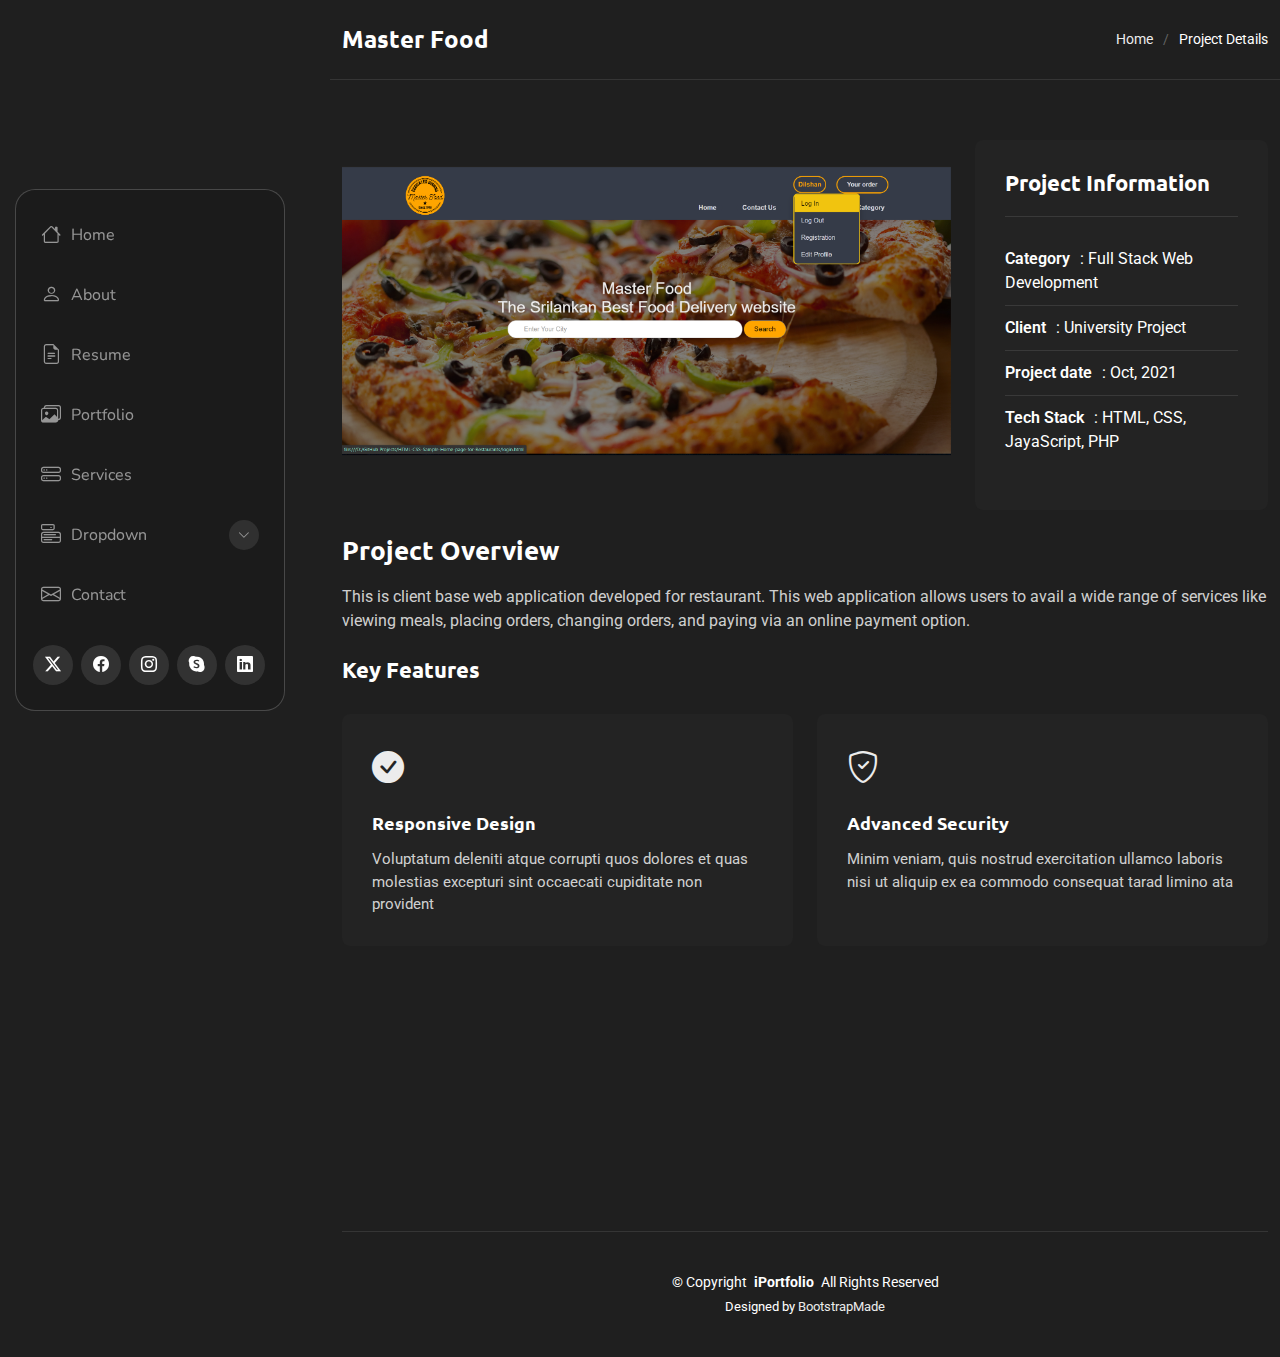
<file: master-food-details.html>
<!DOCTYPE html>
<html lang="en">

<head>
  <meta charset="utf-8">
  <meta content="width=device-width, initial-scale=1.0" name="viewport">
  <title>Portfolio Details - SnapFolio Bootstrap Template</title>
  <meta name="description" content="">
  <meta name="keywords" content="">

  <!-- Favicons -->
  <link href="assets/img/favicon.png" rel="icon">
  <link href="assets/img/apple-touch-icon.png" rel="apple-touch-icon">

  <!-- Fonts -->
  <link href="https://fonts.googleapis.com" rel="preconnect">
  <link href="https://fonts.gstatic.com" rel="preconnect" crossorigin>
  <link
    href="https://fonts.googleapis.com/css2?family=Roboto:ital,wght@0,100;0,300;0,400;0,500;0,700;0,900;1,100;1,300;1,400;1,500;1,700;1,900&family=Ubuntu:ital,wght@0,300;0,400;0,500;0,700;1,300;1,400;1,500;1,700&family=Nunito:ital,wght@0,200;0,300;0,400;0,500;0,600;0,700;0,800;0,900;1,200;1,300;1,400;1,500;1,600;1,700;1,800;1,900&display=swap"
    rel="stylesheet">

  <!-- Vendor CSS Files -->
  <link href="assets/vendor/bootstrap/css/bootstrap.min.css" rel="stylesheet">
  <link href="assets/vendor/bootstrap-icons/bootstrap-icons.css" rel="stylesheet">
  <link href="assets/vendor/aos/aos.css" rel="stylesheet">
  <link href="assets/vendor/glightbox/css/glightbox.min.css" rel="stylesheet">
  <link href="assets/vendor/swiper/swiper-bundle.min.css" rel="stylesheet">

  <!-- Main CSS File -->
  <link href="assets/css/main.css" rel="stylesheet">

  <!-- =======================================================
  * Template Name: SnapFolio
  * Template URL: https://bootstrapmade.com/snapfolio-bootstrap-portfolio-template/
  * Updated: Jul 21 2025 with Bootstrap v5.3.7
  * Author: BootstrapMade.com
  * License: https://bootstrapmade.com/license/
  ======================================================== -->
</head>

<body class="portfolio-details-page">

  <header id="header" class="header dark-background d-flex flex-column justify-content-center">
    <i class="header-toggle d-xl-none bi bi-list"></i>

    <div class="header-container d-flex flex-column align-items-start">
      <nav id="navmenu" class="navmenu">
        <ul>
          <li><a href="#hero"><i class="bi bi-house navicon"></i>Home</a></li>
          <li><a href="#about"><i class="bi bi-person navicon"></i> About</a></li>
          <li><a href="#resume"><i class="bi bi-file-earmark-text navicon"></i> Resume</a></li>
          <li><a href="#portfolio"><i class="bi bi-images navicon"></i> Portfolio</a></li>
          <li><a href="#services"><i class="bi bi-hdd-stack navicon"></i> Services</a></li>
          <li class="dropdown"><a href="#"><i class="bi bi-menu-button navicon"></i> <span>Dropdown</span> <i
                class="bi bi-chevron-down toggle-dropdown"></i></a>
            <ul>
              <li><a href="#">Dropdown 1</a></li>
              <li class="dropdown"><a href="#"><span>Deep Dropdown</span> <i
                    class="bi bi-chevron-down toggle-dropdown"></i></a>
                <ul>
                  <li><a href="#">Deep Dropdown 1</a></li>
                  <li><a href="#">Deep Dropdown 2</a></li>
                  <li><a href="#">Deep Dropdown 3</a></li>
                  <li><a href="#">Deep Dropdown 4</a></li>
                  <li><a href="#">Deep Dropdown 5</a></li>
                </ul>
              </li>
              <li><a href="#">Dropdown 2</a></li>
              <li><a href="#">Dropdown 3</a></li>
              <li><a href="#">Dropdown 4</a></li>
            </ul>
          </li>
          <li><a href="#contact"><i class="bi bi-envelope navicon"></i> Contact</a></li>
        </ul>
      </nav>

      <div class="social-links text-center">
        <a href="#" class="twitter"><i class="bi bi-twitter-x"></i></a>
        <a href="#" class="facebook"><i class="bi bi-facebook"></i></a>
        <a href="#" class="instagram"><i class="bi bi-instagram"></i></a>
        <a href="#" class="google-plus"><i class="bi bi-skype"></i></a>
        <a href="#" class="linkedin"><i class="bi bi-linkedin"></i></a>
      </div>

    </div>

  </header>

  <main class="main">

    <!-- Page Title -->
    <div class="page-title dark-background">
      <div class="container d-lg-flex justify-content-between align-items-center">
        <h1 class="mb-2 mb-lg-0">Master Food</h1>
        <nav class="breadcrumbs">
          <ol>
            <li><a href="index.html">Home</a></li>
            <li class="current">Project Details</li>
          </ol>
        </nav>
      </div>
    </div><!-- End Page Title -->

    <!-- Portfolio Details Section -->
    <section id="portfolio-details" class="portfolio-details section">

      <div class="container" data-aos="fade-up" data-aos-delay="100">

        <div class="row gy-4">

          <div class="col-lg-8">
            <div class="portfolio-details-slider swiper init-swiper">

              <script type="application/json" class="swiper-config">
                {
                  "loop": true,
                  "speed": 600,
                  "autoplay": {
                    "delay": 5000
                  },
                  "slidesPerView": "auto",
                  "pagination": {
                    "el": ".swiper-pagination",
                    "type": "bullets",
                    "clickable": true
                  }
                }
              </script>

              <div class="swiper-wrapper align-items-center">

                <div class="swiper-slide">
                  <img src="assets/img/portfolio/pi1.png" alt="POS Dashboard Screenshot"
                    style="width: 100%; height: auto; object-fit: contain; display: block;" loading="lazy">
                </div>

              </div>

              <div class="swiper-pagination"></div>
            </div>
          </div>

          <div class="col-lg-4">
            <div class="portfolio-info" data-aos="fade-left" data-aos-delay="200">
              <h3>Project Information</h3>
              <ul>
                <li><strong>Category</strong>: Full Stack Web Development</li>
                <li><strong>Client</strong>: University Project</li>
                <li><strong>Project date</strong>: Oct, 2021</li>
                <li><strong>Tech Stack</strong>: HTML, CSS, JayaScript, PHP</li>
              </ul>
            </div>
          </div>

          <div class="col-lg-12">
            <div class="portfolio-description" data-aos="fade-up" data-aos-delay="300">
              <h2>Project Overview</h2>
              <p>
                This is client base web application developed for restaurant. This web application allows users to avail
                a wide range of services like viewing meals, placing orders, changing orders, and paying via an online
                payment option.
              </p>

              <div class="features mt-4">
                <h3>Key Features</h3>
                <div class="row gy-3">
                  <div class="col-md-6">
                    <div class="feature-item" data-aos="fade-up" data-aos-delay="400">
                      <i class="bi bi-check-circle-fill"></i>
                      <h4>Responsive Design</h4>
                      <p>Voluptatum deleniti atque corrupti quos dolores et quas molestias excepturi sint occaecati
                        cupiditate non provident</p>
                    </div>
                  </div>

                  <div class="col-md-6">
                    <div class="feature-item" data-aos="fade-up" data-aos-delay="500">
                      <i class="bi bi-shield-check"></i>
                      <h4>Advanced Security</h4>
                      <p>Minim veniam, quis nostrud exercitation ullamco laboris nisi ut aliquip ex ea commodo consequat
                        tarad limino ata</p>
                    </div>
                  </div>

                  <div class="col-md-6">
                    <div class="feature-item" data-aos="fade-up" data-aos-delay="600">
                      <i class="bi bi-graph-up"></i>
                      <h4>Performance Optimization</h4>
                      <p>Duis aute irure dolor in reprehenderit in voluptate velit esse cillum dolore eu fugiat nulla
                        pariatur</p>
                    </div>
                  </div>

                  <div class="col-md-6">
                    <div class="feature-item" data-aos="fade-up" data-aos-delay="700">
                      <i class="bi bi-gear"></i>
                      <h4>Easy Integration</h4>
                      <p>Excepteur sint occaecat cupidatat non proident, sunt in culpa qui officia deserunt mollit anim
                        id est laborum</p>
                    </div>
                  </div>
                </div>
              </div>
            </div>
          </div>

        </div>

      </div>

    </section><!-- /Portfolio Details Section -->

  </main>

  <footer id="footer" class="footer position-relative">

    <div class="container">
      <div class="copyright text-center ">
        <p>© <span>Copyright</span> <strong class="px-1 sitename">iPortfolio</strong> <span>All Rights Reserved</span>
        </p>
      </div>
      <div class="credits">
        <!-- All the links in the footer should remain intact. -->
        <!-- You can delete the links only if you've purchased the pro version. -->
        <!-- Licensing information: https://bootstrapmade.com/license/ -->
        <!-- Purchase the pro version with working PHP/AJAX contact form: [buy-url] -->
        Designed by <a href="https://bootstrapmade.com/">BootstrapMade</a>
      </div>
    </div>

  </footer>

  <!-- Scroll Top -->
  <a href="#" id="scroll-top" class="scroll-top d-flex align-items-center justify-content-center"><i
      class="bi bi-arrow-up-short"></i></a>

  <!-- Preloader -->
  <div id="preloader"></div>

  <!-- Vendor JS Files -->
  <script src="assets/vendor/bootstrap/js/bootstrap.bundle.min.js"></script>
  <script src="assets/vendor/php-email-form/validate.js"></script>
  <script src="assets/vendor/aos/aos.js"></script>
  <script src="assets/vendor/typed.js/typed.umd.js"></script>
  <script src="assets/vendor/purecounter/purecounter_vanilla.js"></script>
  <script src="assets/vendor/waypoints/noframework.waypoints.js"></script>
  <script src="assets/vendor/isotope-layout/isotope.pkgd.min.js"></script>
  <script src="assets/vendor/imagesloaded/imagesloaded.pkgd.min.js"></script>
  <script src="assets/vendor/glightbox/js/glightbox.min.js"></script>
  <script src="assets/vendor/swiper/swiper-bundle.min.js"></script>

  <!-- Main JS File -->
  <script src="assets/js/main.js"></script>

</body>

</html>
</file>
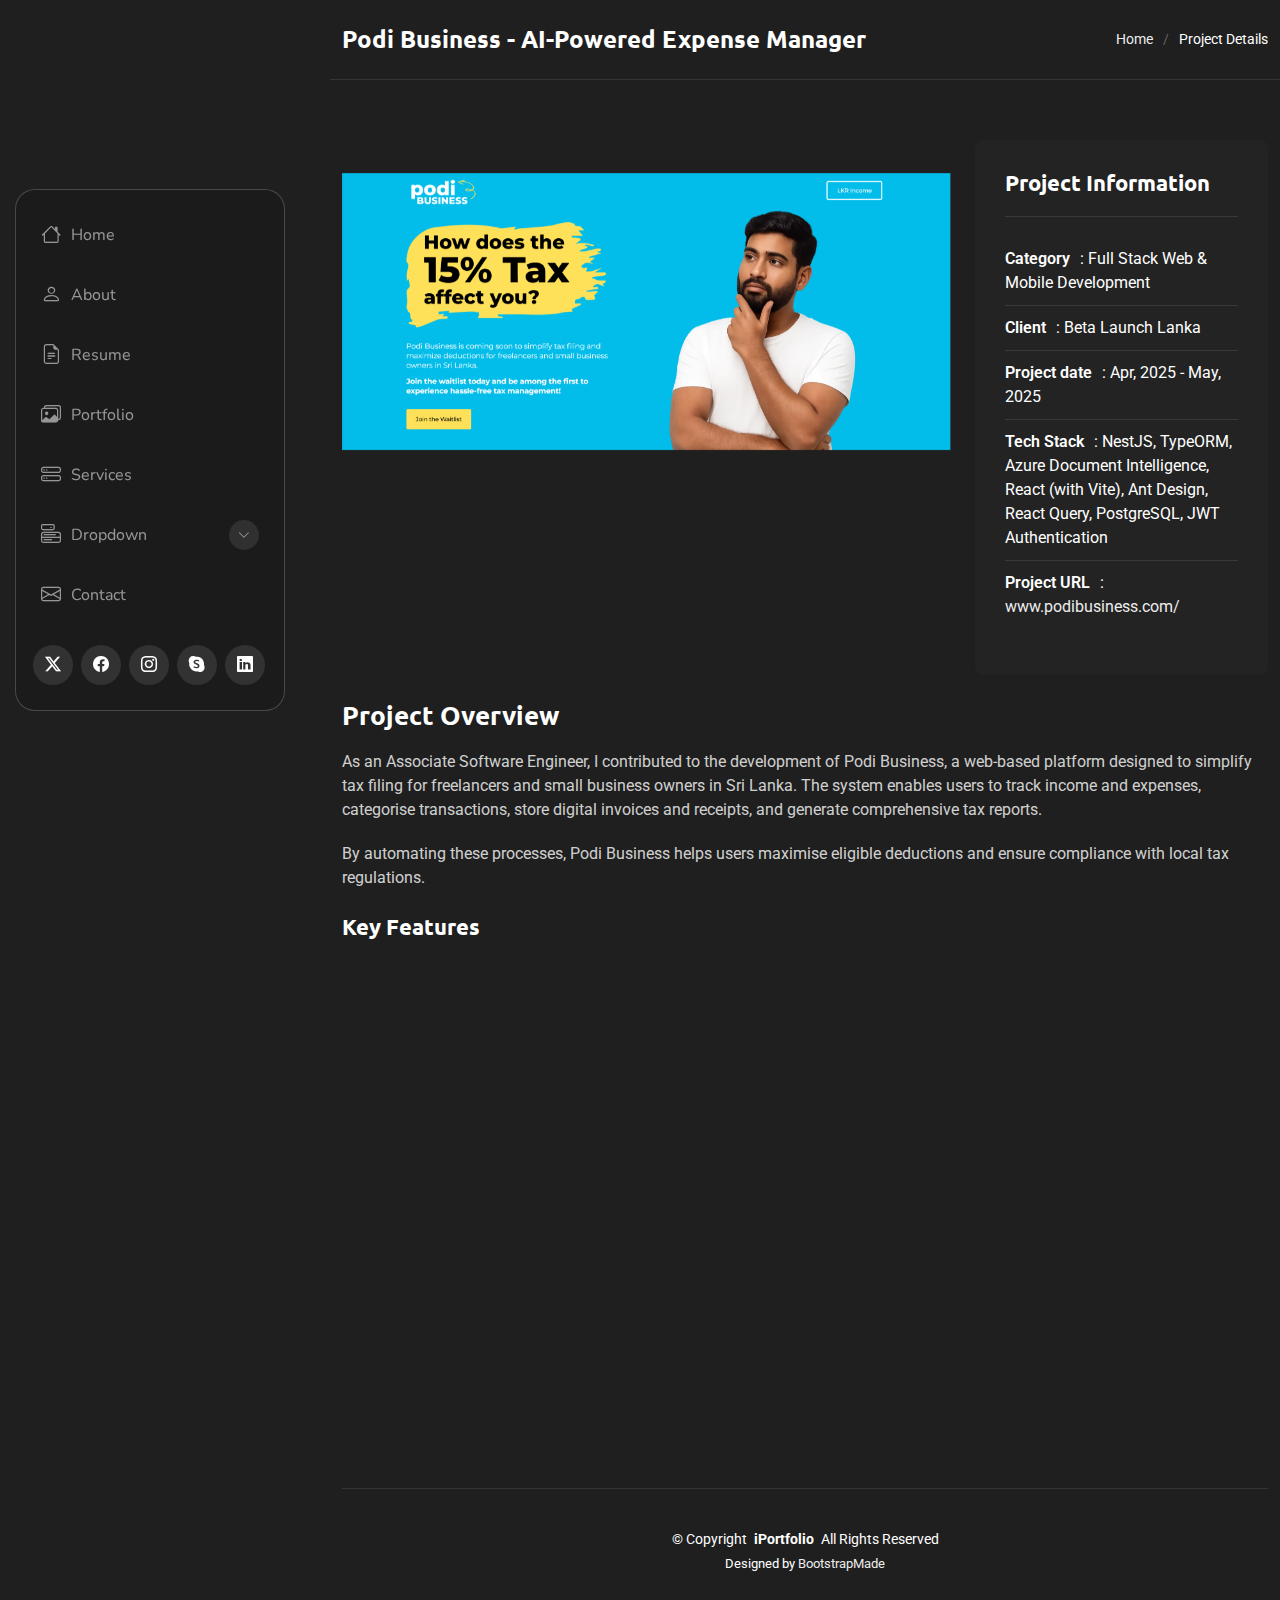
<file: podi-business-details.html>
<!DOCTYPE html>
<html lang="en">

<head>
  <meta charset="utf-8">
  <meta content="width=device-width, initial-scale=1.0" name="viewport">
  <title>Portfolio Details - SnapFolio Bootstrap Template</title>
  <meta name="description" content="">
  <meta name="keywords" content="">

  <!-- Favicons -->
  <link href="assets/img/favicon.png" rel="icon">
  <link href="assets/img/apple-touch-icon.png" rel="apple-touch-icon">

  <!-- Fonts -->
  <link href="https://fonts.googleapis.com" rel="preconnect">
  <link href="https://fonts.gstatic.com" rel="preconnect" crossorigin>
  <link
    href="https://fonts.googleapis.com/css2?family=Roboto:ital,wght@0,100;0,300;0,400;0,500;0,700;0,900;1,100;1,300;1,400;1,500;1,700;1,900&family=Ubuntu:ital,wght@0,300;0,400;0,500;0,700;1,300;1,400;1,500;1,700&family=Nunito:ital,wght@0,200;0,300;0,400;0,500;0,600;0,700;0,800;0,900;1,200;1,300;1,400;1,500;1,600;1,700;1,800;1,900&display=swap"
    rel="stylesheet">

  <!-- Vendor CSS Files -->
  <link href="assets/vendor/bootstrap/css/bootstrap.min.css" rel="stylesheet">
  <link href="assets/vendor/bootstrap-icons/bootstrap-icons.css" rel="stylesheet">
  <link href="assets/vendor/aos/aos.css" rel="stylesheet">
  <link href="assets/vendor/glightbox/css/glightbox.min.css" rel="stylesheet">
  <link href="assets/vendor/swiper/swiper-bundle.min.css" rel="stylesheet">

  <!-- Main CSS File -->
  <link href="assets/css/main.css" rel="stylesheet">

  <!-- =======================================================
  * Template Name: SnapFolio
  * Template URL: https://bootstrapmade.com/snapfolio-bootstrap-portfolio-template/
  * Updated: Jul 21 2025 with Bootstrap v5.3.7
  * Author: BootstrapMade.com
  * License: https://bootstrapmade.com/license/
  ======================================================== -->
</head>

<body class="portfolio-details-page">

  <header id="header" class="header dark-background d-flex flex-column justify-content-center">
    <i class="header-toggle d-xl-none bi bi-list"></i>

    <div class="header-container d-flex flex-column align-items-start">
      <nav id="navmenu" class="navmenu">
        <ul>
          <li><a href="#hero"><i class="bi bi-house navicon"></i>Home</a></li>
          <li><a href="#about"><i class="bi bi-person navicon"></i> About</a></li>
          <li><a href="#resume"><i class="bi bi-file-earmark-text navicon"></i> Resume</a></li>
          <li><a href="#portfolio"><i class="bi bi-images navicon"></i> Portfolio</a></li>
          <li><a href="#services"><i class="bi bi-hdd-stack navicon"></i> Services</a></li>
          <li class="dropdown"><a href="#"><i class="bi bi-menu-button navicon"></i> <span>Dropdown</span> <i
                class="bi bi-chevron-down toggle-dropdown"></i></a>
            <ul>
              <li><a href="#">Dropdown 1</a></li>
              <li class="dropdown"><a href="#"><span>Deep Dropdown</span> <i
                    class="bi bi-chevron-down toggle-dropdown"></i></a>
                <ul>
                  <li><a href="#">Deep Dropdown 1</a></li>
                  <li><a href="#">Deep Dropdown 2</a></li>
                  <li><a href="#">Deep Dropdown 3</a></li>
                  <li><a href="#">Deep Dropdown 4</a></li>
                  <li><a href="#">Deep Dropdown 5</a></li>
                </ul>
              </li>
              <li><a href="#">Dropdown 2</a></li>
              <li><a href="#">Dropdown 3</a></li>
              <li><a href="#">Dropdown 4</a></li>
            </ul>
          </li>
          <li><a href="#contact"><i class="bi bi-envelope navicon"></i> Contact</a></li>
        </ul>
      </nav>

      <div class="social-links text-center">
        <a href="#" class="twitter"><i class="bi bi-twitter-x"></i></a>
        <a href="#" class="facebook"><i class="bi bi-facebook"></i></a>
        <a href="#" class="instagram"><i class="bi bi-instagram"></i></a>
        <a href="#" class="google-plus"><i class="bi bi-skype"></i></a>
        <a href="#" class="linkedin"><i class="bi bi-linkedin"></i></a>
      </div>

    </div>

  </header>

  <main class="main">

    <!-- Page Title -->
    <div class="page-title dark-background">
      <div class="container d-lg-flex justify-content-between align-items-center">
        <h1 class="mb-2 mb-lg-0">Podi Business - AI-Powered Expense Manager</h1>
        <nav class="breadcrumbs">
          <ol>
            <li><a href="index.html">Home</a></li>
            <li class="current">Project Details</li>
          </ol>
        </nav>
      </div>
    </div><!-- End Page Title -->

    <!-- Portfolio Details Section -->
    <section id="portfolio-details" class="portfolio-details section">

      <div class="container" data-aos="fade-up" data-aos-delay="100">

        <div class="row gy-4">

          <div class="col-lg-8">
            <div class="portfolio-details-slider swiper init-swiper">

              <script type="application/json" class="swiper-config">
                {
                  "loop": true,
                  "speed": 600,
                  "autoplay": {
                    "delay": 5000
                  },
                  "slidesPerView": "auto",
                  "pagination": {
                    "el": ".swiper-pagination",
                    "type": "bullets",
                    "clickable": true
                  }
                }
              </script>

              <div class="swiper-wrapper align-items-center">

                <div class="swiper-slide">
                  <img src="assets/img/portfolio/p1.png" alt="POS Dashboard Screenshot"
                    style="width: 100%; height: auto; object-fit: contain; display: block;" loading="lazy">
                </div>

              </div>

              <div class="swiper-pagination"></div>
            </div>
          </div>

          <div class="col-lg-4">
            <div class="portfolio-info" data-aos="fade-left" data-aos-delay="200">
              <h3>Project Information</h3>
              <ul>
                <li><strong>Category</strong>: Full Stack Web & Mobile Development</li>
                <li><strong>Client</strong>: Beta Launch Lanka</li>
                <li><strong>Project date</strong>: Apr, 2025 - May, 2025</li>
                <li><strong>Tech Stack</strong>: NestJS, TypeORM, Azure Document Intelligence, React (with Vite), Ant
                  Design, React Query, PostgreSQL, JWT Authentication</li>
                <li><strong>Project URL</strong>: <a href="https://www.podibusiness.com/"
                    target="_blank">www.podibusiness.com/</a></li>
              </ul>
            </div>
          </div>

          <div class="col-lg-12">
            <div class="portfolio-description" data-aos="fade-up" data-aos-delay="300">
              <h2>Project Overview</h2>
              <p>
                As an Associate Software Engineer, I contributed to the development of Podi Business, a web-based
                platform designed to simplify tax filing for freelancers and small business owners in Sri Lanka. The
                system enables users to track income and expenses, categorise transactions, store digital invoices and
                receipts, and generate comprehensive tax reports.
              </p>
              <p>
                By automating these processes, Podi Business helps users maximise eligible deductions and ensure
                compliance with local tax regulations.
              </p>

              <div class="features mt-4">
                <h3>Key Features</h3>
                <div class="row gy-3">
                  <div class="col-md-6">
                    <div class="feature-item" data-aos="fade-up" data-aos-delay="400">
                      <i class="bi bi-check-circle-fill"></i>
                      <h4>Responsive Design</h4>
                      <p>Voluptatum deleniti atque corrupti quos dolores et quas molestias excepturi sint occaecati
                        cupiditate non provident</p>
                    </div>
                  </div>

                  <div class="col-md-6">
                    <div class="feature-item" data-aos="fade-up" data-aos-delay="500">
                      <i class="bi bi-shield-check"></i>
                      <h4>Advanced Security</h4>
                      <p>Minim veniam, quis nostrud exercitation ullamco laboris nisi ut aliquip ex ea commodo consequat
                        tarad limino ata</p>
                    </div>
                  </div>

                  <div class="col-md-6">
                    <div class="feature-item" data-aos="fade-up" data-aos-delay="600">
                      <i class="bi bi-graph-up"></i>
                      <h4>Performance Optimization</h4>
                      <p>Duis aute irure dolor in reprehenderit in voluptate velit esse cillum dolore eu fugiat nulla
                        pariatur</p>
                    </div>
                  </div>

                  <div class="col-md-6">
                    <div class="feature-item" data-aos="fade-up" data-aos-delay="700">
                      <i class="bi bi-gear"></i>
                      <h4>Easy Integration</h4>
                      <p>Excepteur sint occaecat cupidatat non proident, sunt in culpa qui officia deserunt mollit anim
                        id est laborum</p>
                    </div>
                  </div>
                </div>
              </div>
            </div>
          </div>

        </div>

      </div>

    </section><!-- /Portfolio Details Section -->

  </main>

  <footer id="footer" class="footer position-relative">

    <div class="container">
      <div class="copyright text-center ">
        <p>© <span>Copyright</span> <strong class="px-1 sitename">iPortfolio</strong> <span>All Rights Reserved</span>
        </p>
      </div>
      <div class="credits">
        <!-- All the links in the footer should remain intact. -->
        <!-- You can delete the links only if you've purchased the pro version. -->
        <!-- Licensing information: https://bootstrapmade.com/license/ -->
        <!-- Purchase the pro version with working PHP/AJAX contact form: [buy-url] -->
        Designed by <a href="https://bootstrapmade.com/">BootstrapMade</a>
      </div>
    </div>

  </footer>

  <!-- Scroll Top -->
  <a href="#" id="scroll-top" class="scroll-top d-flex align-items-center justify-content-center"><i
      class="bi bi-arrow-up-short"></i></a>

  <!-- Preloader -->
  <div id="preloader"></div>

  <!-- Vendor JS Files -->
  <script src="assets/vendor/bootstrap/js/bootstrap.bundle.min.js"></script>
  <script src="assets/vendor/php-email-form/validate.js"></script>
  <script src="assets/vendor/aos/aos.js"></script>
  <script src="assets/vendor/typed.js/typed.umd.js"></script>
  <script src="assets/vendor/purecounter/purecounter_vanilla.js"></script>
  <script src="assets/vendor/waypoints/noframework.waypoints.js"></script>
  <script src="assets/vendor/isotope-layout/isotope.pkgd.min.js"></script>
  <script src="assets/vendor/imagesloaded/imagesloaded.pkgd.min.js"></script>
  <script src="assets/vendor/glightbox/js/glightbox.min.js"></script>
  <script src="assets/vendor/swiper/swiper-bundle.min.js"></script>

  <!-- Main JS File -->
  <script src="assets/js/main.js"></script>

</body>

</html>
</file>
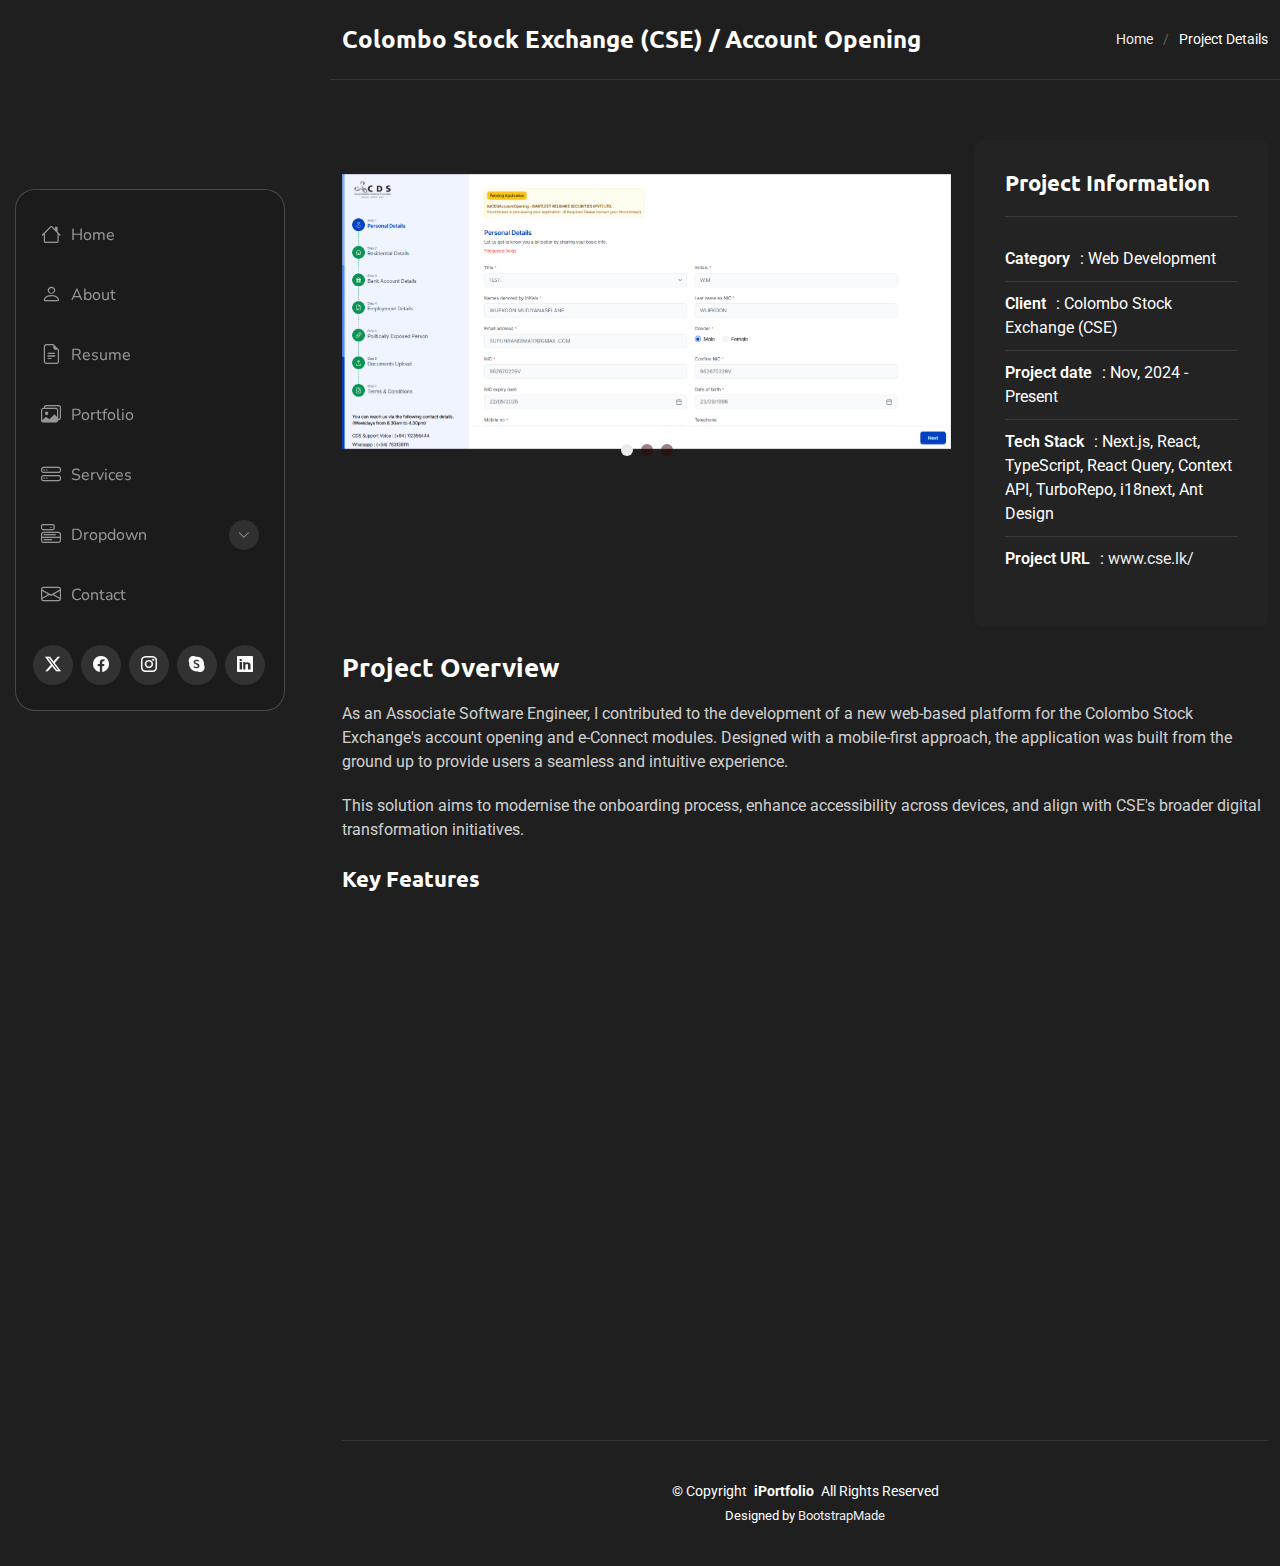
<file: portfolio-details.html>
<!DOCTYPE html>
<html lang="en">

<head>
  <meta charset="utf-8">
  <meta content="width=device-width, initial-scale=1.0" name="viewport">
  <title>Portfolio Details - SnapFolio Bootstrap Template</title>
  <meta name="description" content="">
  <meta name="keywords" content="">

  <!-- Favicons -->
  <link href="assets/img/favicon.png" rel="icon">
  <link href="assets/img/apple-touch-icon.png" rel="apple-touch-icon">

  <!-- Fonts -->
  <link href="https://fonts.googleapis.com" rel="preconnect">
  <link href="https://fonts.gstatic.com" rel="preconnect" crossorigin>
  <link
    href="https://fonts.googleapis.com/css2?family=Roboto:ital,wght@0,100;0,300;0,400;0,500;0,700;0,900;1,100;1,300;1,400;1,500;1,700;1,900&family=Ubuntu:ital,wght@0,300;0,400;0,500;0,700;1,300;1,400;1,500;1,700&family=Nunito:ital,wght@0,200;0,300;0,400;0,500;0,600;0,700;0,800;0,900;1,200;1,300;1,400;1,500;1,600;1,700;1,800;1,900&display=swap"
    rel="stylesheet">

  <!-- Vendor CSS Files -->
  <link href="assets/vendor/bootstrap/css/bootstrap.min.css" rel="stylesheet">
  <link href="assets/vendor/bootstrap-icons/bootstrap-icons.css" rel="stylesheet">
  <link href="assets/vendor/aos/aos.css" rel="stylesheet">
  <link href="assets/vendor/glightbox/css/glightbox.min.css" rel="stylesheet">
  <link href="assets/vendor/swiper/swiper-bundle.min.css" rel="stylesheet">

  <!-- Main CSS File -->
  <link href="assets/css/main.css" rel="stylesheet">

  <!-- =======================================================
  * Template Name: SnapFolio
  * Template URL: https://bootstrapmade.com/snapfolio-bootstrap-portfolio-template/
  * Updated: Jul 21 2025 with Bootstrap v5.3.7
  * Author: BootstrapMade.com
  * License: https://bootstrapmade.com/license/
  ======================================================== -->
</head>

<body class="portfolio-details-page">

  <header id="header" class="header dark-background d-flex flex-column justify-content-center">
    <i class="header-toggle d-xl-none bi bi-list"></i>

    <div class="header-container d-flex flex-column align-items-start">
      <nav id="navmenu" class="navmenu">
        <ul>
          <li><a href="#hero"><i class="bi bi-house navicon"></i>Home</a></li>
          <li><a href="#about"><i class="bi bi-person navicon"></i> About</a></li>
          <li><a href="#resume"><i class="bi bi-file-earmark-text navicon"></i> Resume</a></li>
          <li><a href="#portfolio"><i class="bi bi-images navicon"></i> Portfolio</a></li>
          <li><a href="#services"><i class="bi bi-hdd-stack navicon"></i> Services</a></li>
          <li class="dropdown"><a href="#"><i class="bi bi-menu-button navicon"></i> <span>Dropdown</span> <i
                class="bi bi-chevron-down toggle-dropdown"></i></a>
            <ul>
              <li><a href="#">Dropdown 1</a></li>
              <li class="dropdown"><a href="#"><span>Deep Dropdown</span> <i
                    class="bi bi-chevron-down toggle-dropdown"></i></a>
                <ul>
                  <li><a href="#">Deep Dropdown 1</a></li>
                  <li><a href="#">Deep Dropdown 2</a></li>
                  <li><a href="#">Deep Dropdown 3</a></li>
                  <li><a href="#">Deep Dropdown 4</a></li>
                  <li><a href="#">Deep Dropdown 5</a></li>
                </ul>
              </li>
              <li><a href="#">Dropdown 2</a></li>
              <li><a href="#">Dropdown 3</a></li>
              <li><a href="#">Dropdown 4</a></li>
            </ul>
          </li>
          <li><a href="#contact"><i class="bi bi-envelope navicon"></i> Contact</a></li>
        </ul>
      </nav>

      <div class="social-links text-center">
        <a href="#" class="twitter"><i class="bi bi-twitter-x"></i></a>
        <a href="#" class="facebook"><i class="bi bi-facebook"></i></a>
        <a href="#" class="instagram"><i class="bi bi-instagram"></i></a>
        <a href="#" class="google-plus"><i class="bi bi-skype"></i></a>
        <a href="#" class="linkedin"><i class="bi bi-linkedin"></i></a>
      </div>

    </div>

  </header>

  <main class="main">

    <!-- Page Title -->
    <div class="page-title dark-background">
      <div class="container d-lg-flex justify-content-between align-items-center">
        <h1 class="mb-2 mb-lg-0">Colombo Stock Exchange (CSE) / Account Opening</h1>
        <nav class="breadcrumbs">
          <ol>
            <li><a href="index.html">Home</a></li>
            <li class="current">Project Details</li>
          </ol>
        </nav>
      </div>
    </div><!-- End Page Title -->

    <!-- Portfolio Details Section -->
    <section id="portfolio-details" class="portfolio-details section">

      <div class="container" data-aos="fade-up" data-aos-delay="100">

        <div class="row gy-4">

          <div class="col-lg-8">
            <div class="portfolio-details-slider swiper init-swiper">

              <script type="application/json" class="swiper-config">
                {
                  "loop": true,
                  "speed": 600,
                  "autoplay": {
                    "delay": 5000
                  },
                  "slidesPerView": "auto",
                  "pagination": {
                    "el": ".swiper-pagination",
                    "type": "bullets",
                    "clickable": true
                  }
                }
              </script>

              <div class="swiper-wrapper align-items-center">

                <div class="swiper-slide">
                  <img src="assets/img/portfolio/cs1.png" alt="POS Dashboard Screenshot"
                    style="width: 100%; height: auto; object-fit: contain; display: block;" loading="lazy">
                </div>

                <div class="swiper-slide">
                  <img src="assets/img/portfolio/cs2.png" alt="Inventory Module View"
                    style="width: 100%; height: auto; object-fit: contain; display: block;" loading="lazy">
                </div>

                <div class="swiper-slide">
                  <img src="assets/img/portfolio/cs3.png" alt="Sales Report Page"
                    style="width: 100%; height: auto; object-fit: contain; display: block;" loading="lazy">
                </div>

              </div>

              <div class="swiper-pagination"></div>
            </div>
          </div>

          <div class="col-lg-4">
            <div class="portfolio-info" data-aos="fade-left" data-aos-delay="200">
              <h3>Project Information</h3>
              <ul>
                <li><strong>Category</strong>: Web Development</li>
                <li><strong>Client</strong>: Colombo Stock Exchange (CSE)</li>
                <li><strong>Project date</strong>: Nov, 2024 - Present</li>
                <li><strong>Tech Stack</strong>: Next.js, React, TypeScript, React Query, Context API, TurboRepo,
                  i18next, Ant Design</li>
                <li><strong>Project URL</strong>: <a href="https://www.cse.lk/" target="_blank">www.cse.lk/</a></li>
              </ul>
            </div>
          </div>

          <div class="col-lg-12">
            <div class="portfolio-description" data-aos="fade-up" data-aos-delay="300">
              <h2>Project Overview</h2>
              <p>
                As an Associate Software Engineer, I contributed to the development of a new web-based platform for the
                Colombo Stock Exchange's account opening and e-Connect modules. Designed with a mobile-first approach,
                the application was built from the ground up to provide users a seamless and intuitive experience.
              </p>
              <p>
                This solution aims to modernise the onboarding process, enhance accessibility across devices, and align
                with CSE's broader digital transformation initiatives.
              </p>

              <div class="features mt-4">
                <h3>Key Features</h3>
                <div class="row gy-3">
                  <div class="col-md-6">
                    <div class="feature-item" data-aos="fade-up" data-aos-delay="400">
                      <i class="bi bi-check-circle-fill"></i>
                      <h4>Responsive Design</h4>
                      <p>Voluptatum deleniti atque corrupti quos dolores et quas molestias excepturi sint occaecati
                        cupiditate non provident</p>
                    </div>
                  </div>

                  <div class="col-md-6">
                    <div class="feature-item" data-aos="fade-up" data-aos-delay="500">
                      <i class="bi bi-shield-check"></i>
                      <h4>Advanced Security</h4>
                      <p>Minim veniam, quis nostrud exercitation ullamco laboris nisi ut aliquip ex ea commodo consequat
                        tarad limino ata</p>
                    </div>
                  </div>

                  <div class="col-md-6">
                    <div class="feature-item" data-aos="fade-up" data-aos-delay="600">
                      <i class="bi bi-graph-up"></i>
                      <h4>Performance Optimization</h4>
                      <p>Duis aute irure dolor in reprehenderit in voluptate velit esse cillum dolore eu fugiat nulla
                        pariatur</p>
                    </div>
                  </div>

                  <div class="col-md-6">
                    <div class="feature-item" data-aos="fade-up" data-aos-delay="700">
                      <i class="bi bi-gear"></i>
                      <h4>Easy Integration</h4>
                      <p>Excepteur sint occaecat cupidatat non proident, sunt in culpa qui officia deserunt mollit anim
                        id est laborum</p>
                    </div>
                  </div>
                </div>
              </div>
            </div>
          </div>

        </div>

      </div>

    </section><!-- /Portfolio Details Section -->

  </main>

  <footer id="footer" class="footer position-relative">

    <div class="container">
      <div class="copyright text-center ">
        <p>© <span>Copyright</span> <strong class="px-1 sitename">iPortfolio</strong> <span>All Rights Reserved</span>
        </p>
      </div>
      <div class="credits">
        <!-- All the links in the footer should remain intact. -->
        <!-- You can delete the links only if you've purchased the pro version. -->
        <!-- Licensing information: https://bootstrapmade.com/license/ -->
        <!-- Purchase the pro version with working PHP/AJAX contact form: [buy-url] -->
        Designed by <a href="https://bootstrapmade.com/">BootstrapMade</a>
      </div>
    </div>

  </footer>

  <!-- Scroll Top -->
  <a href="#" id="scroll-top" class="scroll-top d-flex align-items-center justify-content-center"><i
      class="bi bi-arrow-up-short"></i></a>

  <!-- Preloader -->
  <div id="preloader"></div>

  <!-- Vendor JS Files -->
  <script src="assets/vendor/bootstrap/js/bootstrap.bundle.min.js"></script>
  <script src="assets/vendor/php-email-form/validate.js"></script>
  <script src="assets/vendor/aos/aos.js"></script>
  <script src="assets/vendor/typed.js/typed.umd.js"></script>
  <script src="assets/vendor/purecounter/purecounter_vanilla.js"></script>
  <script src="assets/vendor/waypoints/noframework.waypoints.js"></script>
  <script src="assets/vendor/isotope-layout/isotope.pkgd.min.js"></script>
  <script src="assets/vendor/imagesloaded/imagesloaded.pkgd.min.js"></script>
  <script src="assets/vendor/glightbox/js/glightbox.min.js"></script>
  <script src="assets/vendor/swiper/swiper-bundle.min.js"></script>

  <!-- Main JS File -->
  <script src="assets/js/main.js"></script>

</body>

</html>
</file>
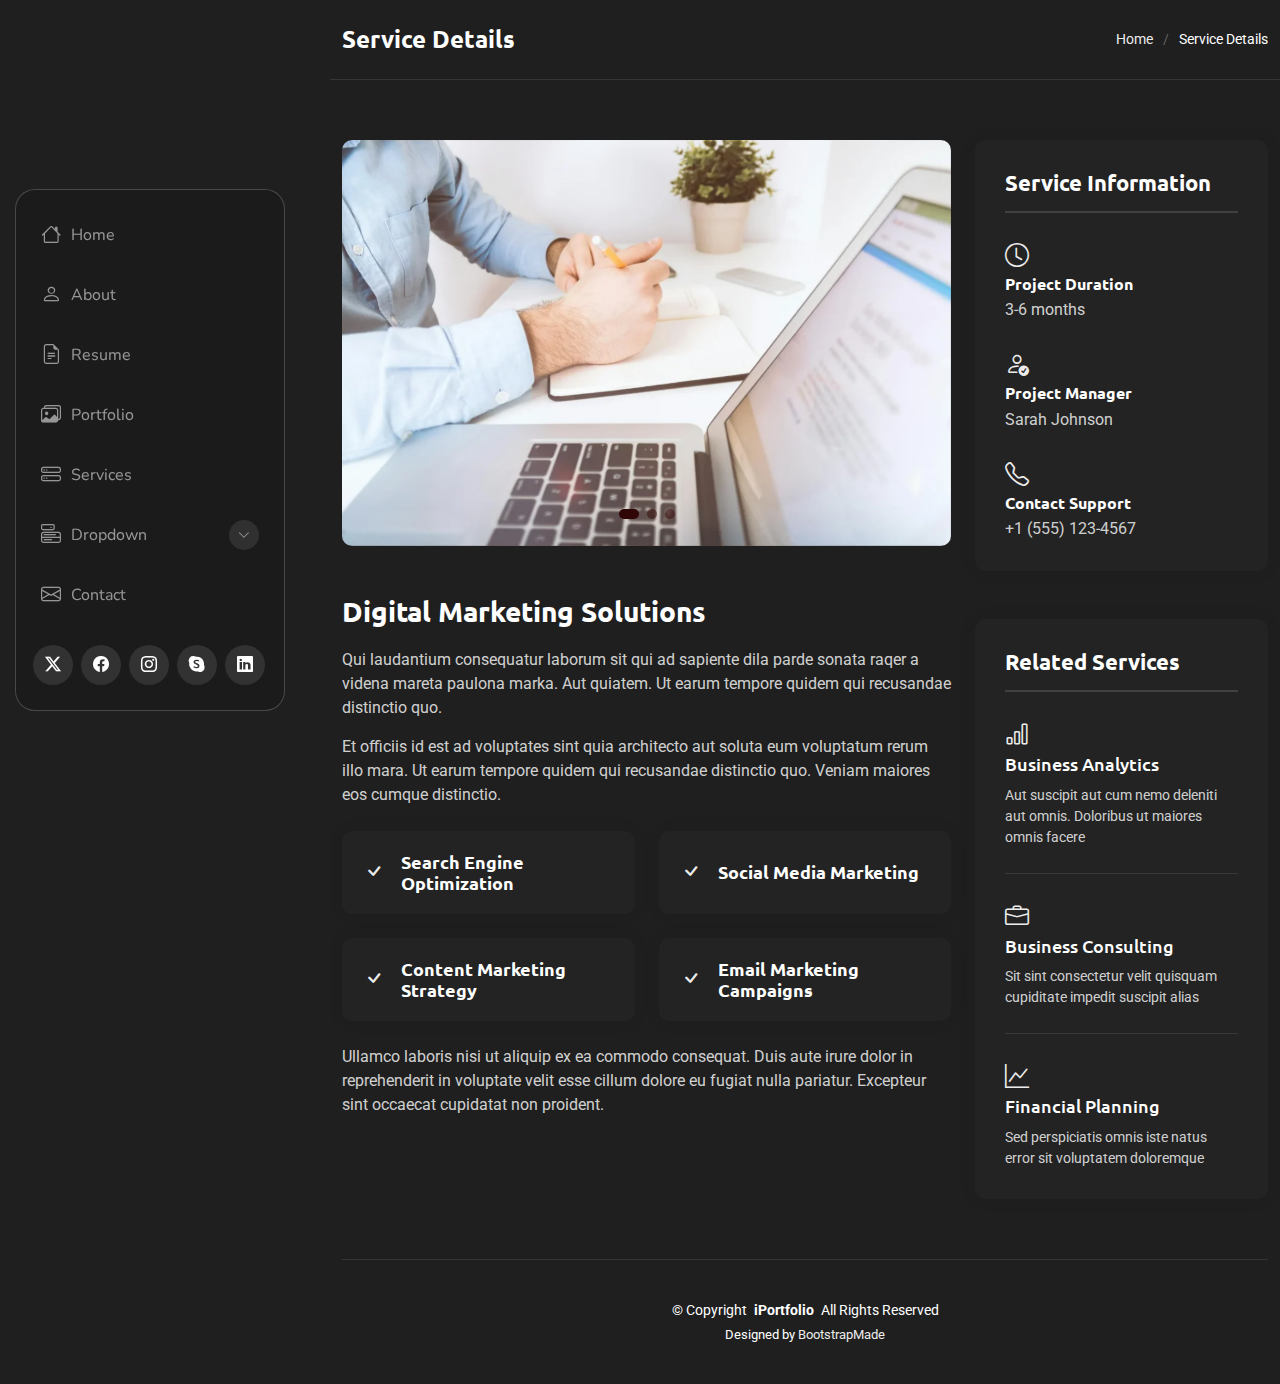
<file: service-details.html>
<!DOCTYPE html>
<html lang="en">

<head>
  <meta charset="utf-8">
  <meta content="width=device-width, initial-scale=1.0" name="viewport">
  <title>Service Details - SnapFolio Bootstrap Template</title>
  <meta name="description" content="">
  <meta name="keywords" content="">

  <!-- Favicons -->
  <link href="assets/img/favicon.png" rel="icon">
  <link href="assets/img/apple-touch-icon.png" rel="apple-touch-icon">

  <!-- Fonts -->
  <link href="https://fonts.googleapis.com" rel="preconnect">
  <link href="https://fonts.gstatic.com" rel="preconnect" crossorigin>
  <link href="https://fonts.googleapis.com/css2?family=Roboto:ital,wght@0,100;0,300;0,400;0,500;0,700;0,900;1,100;1,300;1,400;1,500;1,700;1,900&family=Ubuntu:ital,wght@0,300;0,400;0,500;0,700;1,300;1,400;1,500;1,700&family=Nunito:ital,wght@0,200;0,300;0,400;0,500;0,600;0,700;0,800;0,900;1,200;1,300;1,400;1,500;1,600;1,700;1,800;1,900&display=swap" rel="stylesheet">

  <!-- Vendor CSS Files -->
  <link href="assets/vendor/bootstrap/css/bootstrap.min.css" rel="stylesheet">
  <link href="assets/vendor/bootstrap-icons/bootstrap-icons.css" rel="stylesheet">
  <link href="assets/vendor/aos/aos.css" rel="stylesheet">
  <link href="assets/vendor/glightbox/css/glightbox.min.css" rel="stylesheet">
  <link href="assets/vendor/swiper/swiper-bundle.min.css" rel="stylesheet">

  <!-- Main CSS File -->
  <link href="assets/css/main.css" rel="stylesheet">

  <!-- =======================================================
  * Template Name: SnapFolio
  * Template URL: https://bootstrapmade.com/snapfolio-bootstrap-portfolio-template/
  * Updated: Jul 21 2025 with Bootstrap v5.3.7
  * Author: BootstrapMade.com
  * License: https://bootstrapmade.com/license/
  ======================================================== -->
</head>

<body class="service-details-page">

  <header id="header" class="header dark-background d-flex flex-column justify-content-center">
    <i class="header-toggle d-xl-none bi bi-list"></i>

    <div class="header-container d-flex flex-column align-items-start">
      <nav id="navmenu" class="navmenu">
        <ul>
          <li><a href="#hero"><i class="bi bi-house navicon"></i>Home</a></li>
          <li><a href="#about"><i class="bi bi-person navicon"></i> About</a></li>
          <li><a href="#resume"><i class="bi bi-file-earmark-text navicon"></i> Resume</a></li>
          <li><a href="#portfolio"><i class="bi bi-images navicon"></i> Portfolio</a></li>
          <li><a href="#services"><i class="bi bi-hdd-stack navicon"></i> Services</a></li>
          <li class="dropdown"><a href="#"><i class="bi bi-menu-button navicon"></i> <span>Dropdown</span> <i class="bi bi-chevron-down toggle-dropdown"></i></a>
            <ul>
              <li><a href="#">Dropdown 1</a></li>
              <li class="dropdown"><a href="#"><span>Deep Dropdown</span> <i class="bi bi-chevron-down toggle-dropdown"></i></a>
                <ul>
                  <li><a href="#">Deep Dropdown 1</a></li>
                  <li><a href="#">Deep Dropdown 2</a></li>
                  <li><a href="#">Deep Dropdown 3</a></li>
                  <li><a href="#">Deep Dropdown 4</a></li>
                  <li><a href="#">Deep Dropdown 5</a></li>
                </ul>
              </li>
              <li><a href="#">Dropdown 2</a></li>
              <li><a href="#">Dropdown 3</a></li>
              <li><a href="#">Dropdown 4</a></li>
            </ul>
          </li>
          <li><a href="#contact"><i class="bi bi-envelope navicon"></i> Contact</a></li>
        </ul>
      </nav>

      <div class="social-links text-center">
        <a href="#" class="twitter"><i class="bi bi-twitter-x"></i></a>
        <a href="#" class="facebook"><i class="bi bi-facebook"></i></a>
        <a href="#" class="instagram"><i class="bi bi-instagram"></i></a>
        <a href="#" class="google-plus"><i class="bi bi-skype"></i></a>
        <a href="#" class="linkedin"><i class="bi bi-linkedin"></i></a>
      </div>

    </div>

  </header>

  <main class="main">

    <!-- Page Title -->
    <div class="page-title dark-background">
      <div class="container d-lg-flex justify-content-between align-items-center">
        <h1 class="mb-2 mb-lg-0">Service Details</h1>
        <nav class="breadcrumbs">
          <ol>
            <li><a href="index.html">Home</a></li>
            <li class="current">Service Details</li>
          </ol>
        </nav>
      </div>
    </div><!-- End Page Title -->

    <!-- Service Details Section -->
    <section id="service-details" class="service-details section">

      <div class="container" data-aos="fade-up" data-aos-delay="100">

        <div class="row gy-4">

          <div class="col-lg-8">
            <div class="service-details-slider swiper init-swiper">
              <script type="application/json" class="swiper-config">
                {
                  "loop": true,
                  "speed": 600,
                  "autoplay": {
                    "delay": 5000
                  },
                  "slidesPerView": 1,
                  "pagination": {
                    "el": ".swiper-pagination",
                    "type": "bullets",
                    "clickable": true
                  }
                }
              </script>
              <div class="swiper-wrapper align-items-center">
                <div class="swiper-slide">
                  <img src="assets/img/services/services-1.webp" alt="" class="img-fluid" loading="lazy">
                </div>
                <div class="swiper-slide">
                  <img src="assets/img/services/services-2.webp" alt="" class="img-fluid" loading="lazy">
                </div>
                <div class="swiper-slide">
                  <img src="assets/img/services/services-3.webp" alt="" class="img-fluid" loading="lazy">
                </div>
              </div>
              <div class="swiper-pagination"></div>
            </div>

            <div class="content mt-5">
              <h3>Digital Marketing Solutions</h3>
              <p>
                Qui laudantium consequatur laborum sit qui ad sapiente dila parde sonata raqer a videna mareta paulona marka. Aut quiatem. Ut earum tempore quidem qui recusandae distinctio quo.
              </p>
              <p>
                Et officiis id est ad voluptates sint quia architecto aut soluta eum voluptatum rerum illo mara. Ut earum tempore quidem qui recusandae distinctio quo. Veniam maiores eos cumque distinctio.
              </p>

              <div class="features mt-4">
                <div class="row gy-4">
                  <div class="col-md-6" data-aos="fade-up" data-aos-delay="100">
                    <div class="feature-box d-flex align-items-center">
                      <i class="bi bi-check"></i>
                      <h4>Search Engine Optimization</h4>
                    </div>
                  </div>
                  <div class="col-md-6" data-aos="fade-up" data-aos-delay="200">
                    <div class="feature-box d-flex align-items-center">
                      <i class="bi bi-check"></i>
                      <h4>Social Media Marketing</h4>
                    </div>
                  </div>
                  <div class="col-md-6" data-aos="fade-up" data-aos-delay="300">
                    <div class="feature-box d-flex align-items-center">
                      <i class="bi bi-check"></i>
                      <h4>Content Marketing Strategy</h4>
                    </div>
                  </div>
                  <div class="col-md-6" data-aos="fade-up" data-aos-delay="400">
                    <div class="feature-box d-flex align-items-center">
                      <i class="bi bi-check"></i>
                      <h4>Email Marketing Campaigns</h4>
                    </div>
                  </div>
                </div>
              </div>

              <p class="mt-4">
                Ullamco laboris nisi ut aliquip ex ea commodo consequat. Duis aute irure dolor in reprehenderit in voluptate velit esse cillum dolore eu fugiat nulla pariatur. Excepteur sint occaecat cupidatat non proident.
              </p>
            </div>
          </div>

          <div class="col-lg-4">
            <div class="service-info">
              <h4>Service Information</h4>
              <div class="info-item">
                <i class="bi bi-clock"></i>
                <h5>Project Duration</h5>
                <p>3-6 months</p>
              </div>
              <div class="info-item">
                <i class="bi bi-person-check"></i>
                <h5>Project Manager</h5>
                <p>Sarah Johnson</p>
              </div>
              <div class="info-item">
                <i class="bi bi-telephone"></i>
                <h5>Contact Support</h5>
                <p>+1 (555) 123-4567</p>
              </div>
            </div>

            <div class="related-services mt-5">
              <h4>Related Services</h4>
              <div class="service-item">
                <i class="bi bi-bar-chart"></i>
                <h5><a href="#">Business Analytics</a></h5>
                <p>Aut suscipit aut cum nemo deleniti aut omnis. Doloribus ut maiores omnis facere</p>
              </div>
              <div class="service-item">
                <i class="bi bi-briefcase"></i>
                <h5><a href="#">Business Consulting</a></h5>
                <p>Sit sint consectetur velit quisquam cupiditate impedit suscipit alias</p>
              </div>
              <div class="service-item">
                <i class="bi bi-graph-up"></i>
                <h5><a href="#">Financial Planning</a></h5>
                <p>Sed perspiciatis omnis iste natus error sit voluptatem doloremque</p>
              </div>
            </div>
          </div>

        </div>

      </div>

    </section><!-- /Service Details Section -->

  </main>

  <footer id="footer" class="footer position-relative">

    <div class="container">
      <div class="copyright text-center ">
        <p>© <span>Copyright</span> <strong class="px-1 sitename">iPortfolio</strong> <span>All Rights Reserved</span></p>
      </div>
      <div class="credits">
        <!-- All the links in the footer should remain intact. -->
        <!-- You can delete the links only if you've purchased the pro version. -->
        <!-- Licensing information: https://bootstrapmade.com/license/ -->
        <!-- Purchase the pro version with working PHP/AJAX contact form: [buy-url] -->
        Designed by <a href="https://bootstrapmade.com/">BootstrapMade</a>
      </div>
    </div>

  </footer>

  <!-- Scroll Top -->
  <a href="#" id="scroll-top" class="scroll-top d-flex align-items-center justify-content-center"><i class="bi bi-arrow-up-short"></i></a>

  <!-- Preloader -->
  <div id="preloader"></div>

  <!-- Vendor JS Files -->
  <script src="assets/vendor/bootstrap/js/bootstrap.bundle.min.js"></script>
  <script src="assets/vendor/php-email-form/validate.js"></script>
  <script src="assets/vendor/aos/aos.js"></script>
  <script src="assets/vendor/typed.js/typed.umd.js"></script>
  <script src="assets/vendor/purecounter/purecounter_vanilla.js"></script>
  <script src="assets/vendor/waypoints/noframework.waypoints.js"></script>
  <script src="assets/vendor/isotope-layout/isotope.pkgd.min.js"></script>
  <script src="assets/vendor/imagesloaded/imagesloaded.pkgd.min.js"></script>
  <script src="assets/vendor/glightbox/js/glightbox.min.js"></script>
  <script src="assets/vendor/swiper/swiper-bundle.min.js"></script>

  <!-- Main JS File -->
  <script src="assets/js/main.js"></script>

</body>

</html>
</file>
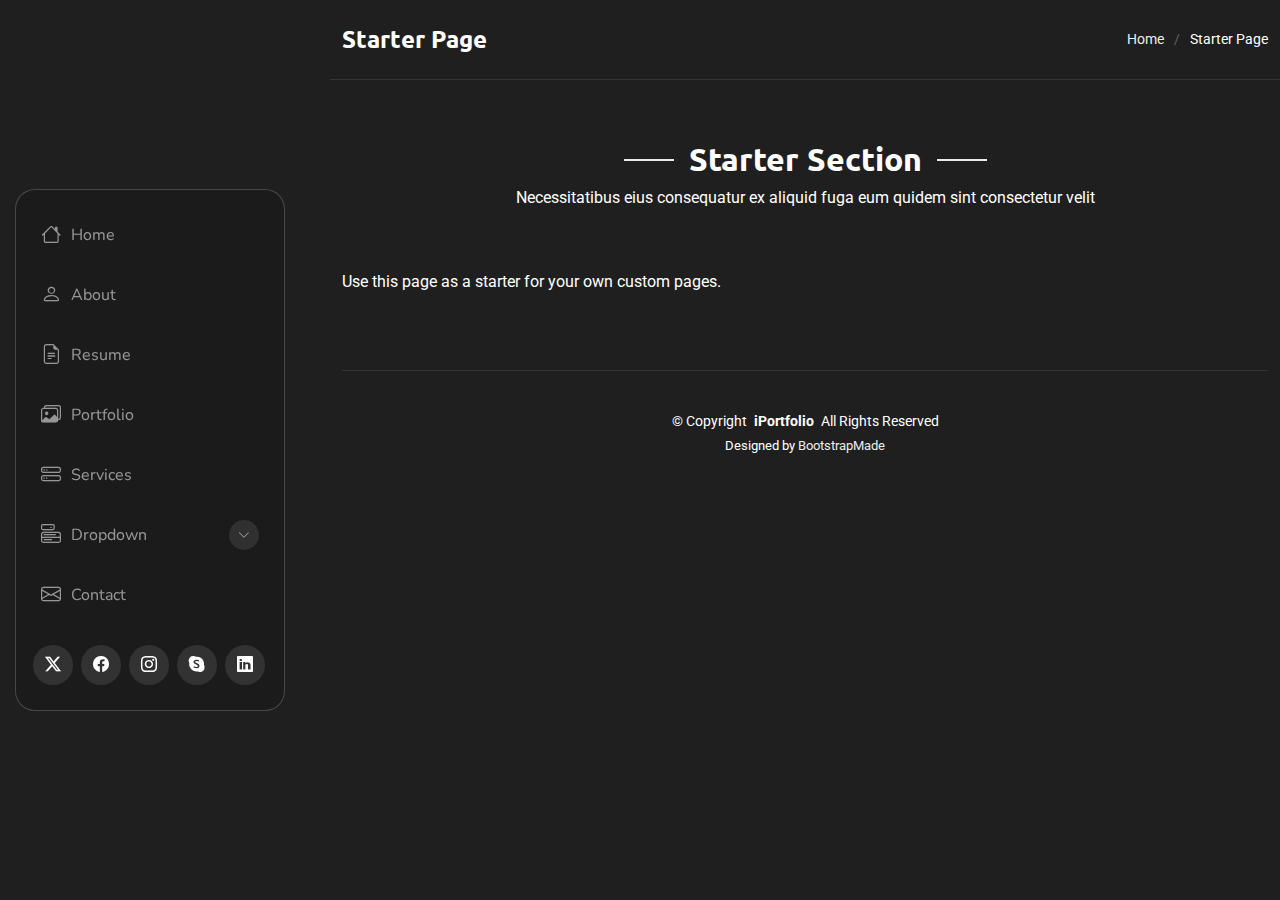
<file: starter-page.html>
<!DOCTYPE html>
<html lang="en">

<head>
  <meta charset="utf-8">
  <meta content="width=device-width, initial-scale=1.0" name="viewport">
  <title>Starter Page - SnapFolio Bootstrap Template</title>
  <meta name="description" content="">
  <meta name="keywords" content="">

  <!-- Favicons -->
  <link href="assets/img/favicon.png" rel="icon">
  <link href="assets/img/apple-touch-icon.png" rel="apple-touch-icon">

  <!-- Fonts -->
  <link href="https://fonts.googleapis.com" rel="preconnect">
  <link href="https://fonts.gstatic.com" rel="preconnect" crossorigin>
  <link href="https://fonts.googleapis.com/css2?family=Roboto:ital,wght@0,100;0,300;0,400;0,500;0,700;0,900;1,100;1,300;1,400;1,500;1,700;1,900&family=Ubuntu:ital,wght@0,300;0,400;0,500;0,700;1,300;1,400;1,500;1,700&family=Nunito:ital,wght@0,200;0,300;0,400;0,500;0,600;0,700;0,800;0,900;1,200;1,300;1,400;1,500;1,600;1,700;1,800;1,900&display=swap" rel="stylesheet">

  <!-- Vendor CSS Files -->
  <link href="assets/vendor/bootstrap/css/bootstrap.min.css" rel="stylesheet">
  <link href="assets/vendor/bootstrap-icons/bootstrap-icons.css" rel="stylesheet">
  <link href="assets/vendor/aos/aos.css" rel="stylesheet">
  <link href="assets/vendor/glightbox/css/glightbox.min.css" rel="stylesheet">
  <link href="assets/vendor/swiper/swiper-bundle.min.css" rel="stylesheet">

  <!-- Main CSS File -->
  <link href="assets/css/main.css" rel="stylesheet">

  <!-- =======================================================
  * Template Name: SnapFolio
  * Template URL: https://bootstrapmade.com/snapfolio-bootstrap-portfolio-template/
  * Updated: Jul 21 2025 with Bootstrap v5.3.7
  * Author: BootstrapMade.com
  * License: https://bootstrapmade.com/license/
  ======================================================== -->
</head>

<body class="starter-page-page">

  <header id="header" class="header dark-background d-flex flex-column justify-content-center">
    <i class="header-toggle d-xl-none bi bi-list"></i>

    <div class="header-container d-flex flex-column align-items-start">
      <nav id="navmenu" class="navmenu">
        <ul>
          <li><a href="#hero"><i class="bi bi-house navicon"></i>Home</a></li>
          <li><a href="#about"><i class="bi bi-person navicon"></i> About</a></li>
          <li><a href="#resume"><i class="bi bi-file-earmark-text navicon"></i> Resume</a></li>
          <li><a href="#portfolio"><i class="bi bi-images navicon"></i> Portfolio</a></li>
          <li><a href="#services"><i class="bi bi-hdd-stack navicon"></i> Services</a></li>
          <li class="dropdown"><a href="#"><i class="bi bi-menu-button navicon"></i> <span>Dropdown</span> <i class="bi bi-chevron-down toggle-dropdown"></i></a>
            <ul>
              <li><a href="#">Dropdown 1</a></li>
              <li class="dropdown"><a href="#"><span>Deep Dropdown</span> <i class="bi bi-chevron-down toggle-dropdown"></i></a>
                <ul>
                  <li><a href="#">Deep Dropdown 1</a></li>
                  <li><a href="#">Deep Dropdown 2</a></li>
                  <li><a href="#">Deep Dropdown 3</a></li>
                  <li><a href="#">Deep Dropdown 4</a></li>
                  <li><a href="#">Deep Dropdown 5</a></li>
                </ul>
              </li>
              <li><a href="#">Dropdown 2</a></li>
              <li><a href="#">Dropdown 3</a></li>
              <li><a href="#">Dropdown 4</a></li>
            </ul>
          </li>
          <li><a href="#contact"><i class="bi bi-envelope navicon"></i> Contact</a></li>
        </ul>
      </nav>

      <div class="social-links text-center">
        <a href="#" class="twitter"><i class="bi bi-twitter-x"></i></a>
        <a href="#" class="facebook"><i class="bi bi-facebook"></i></a>
        <a href="#" class="instagram"><i class="bi bi-instagram"></i></a>
        <a href="#" class="google-plus"><i class="bi bi-skype"></i></a>
        <a href="#" class="linkedin"><i class="bi bi-linkedin"></i></a>
      </div>

    </div>

  </header>

  <main class="main">

    <!-- Page Title -->
    <div class="page-title dark-background">
      <div class="container d-lg-flex justify-content-between align-items-center">
        <h1 class="mb-2 mb-lg-0">Starter Page</h1>
        <nav class="breadcrumbs">
          <ol>
            <li><a href="index.html">Home</a></li>
            <li class="current">Starter Page</li>
          </ol>
        </nav>
      </div>
    </div><!-- End Page Title -->

    <!-- Starter Section Section -->
    <section id="starter-section" class="starter-section section">

      <!-- Section Title -->
      <div class="container section-title" data-aos="fade-up">
        <h2>Starter Section</h2>
        <p>Necessitatibus eius consequatur ex aliquid fuga eum quidem sint consectetur velit</p>
      </div><!-- End Section Title -->

      <div class="container" data-aos="fade-up">
        <p>Use this page as a starter for your own custom pages.</p>
      </div>

    </section><!-- /Starter Section Section -->

  </main>

  <footer id="footer" class="footer position-relative">

    <div class="container">
      <div class="copyright text-center ">
        <p>© <span>Copyright</span> <strong class="px-1 sitename">iPortfolio</strong> <span>All Rights Reserved</span></p>
      </div>
      <div class="credits">
        <!-- All the links in the footer should remain intact. -->
        <!-- You can delete the links only if you've purchased the pro version. -->
        <!-- Licensing information: https://bootstrapmade.com/license/ -->
        <!-- Purchase the pro version with working PHP/AJAX contact form: [buy-url] -->
        Designed by <a href="https://bootstrapmade.com/">BootstrapMade</a>
      </div>
    </div>

  </footer>

  <!-- Scroll Top -->
  <a href="#" id="scroll-top" class="scroll-top d-flex align-items-center justify-content-center"><i class="bi bi-arrow-up-short"></i></a>

  <!-- Preloader -->
  <div id="preloader"></div>

  <!-- Vendor JS Files -->
  <script src="assets/vendor/bootstrap/js/bootstrap.bundle.min.js"></script>
  <script src="assets/vendor/php-email-form/validate.js"></script>
  <script src="assets/vendor/aos/aos.js"></script>
  <script src="assets/vendor/typed.js/typed.umd.js"></script>
  <script src="assets/vendor/purecounter/purecounter_vanilla.js"></script>
  <script src="assets/vendor/waypoints/noframework.waypoints.js"></script>
  <script src="assets/vendor/isotope-layout/isotope.pkgd.min.js"></script>
  <script src="assets/vendor/imagesloaded/imagesloaded.pkgd.min.js"></script>
  <script src="assets/vendor/glightbox/js/glightbox.min.js"></script>
  <script src="assets/vendor/swiper/swiper-bundle.min.js"></script>

  <!-- Main JS File -->
  <script src="assets/js/main.js"></script>

</body>

</html>
</file>
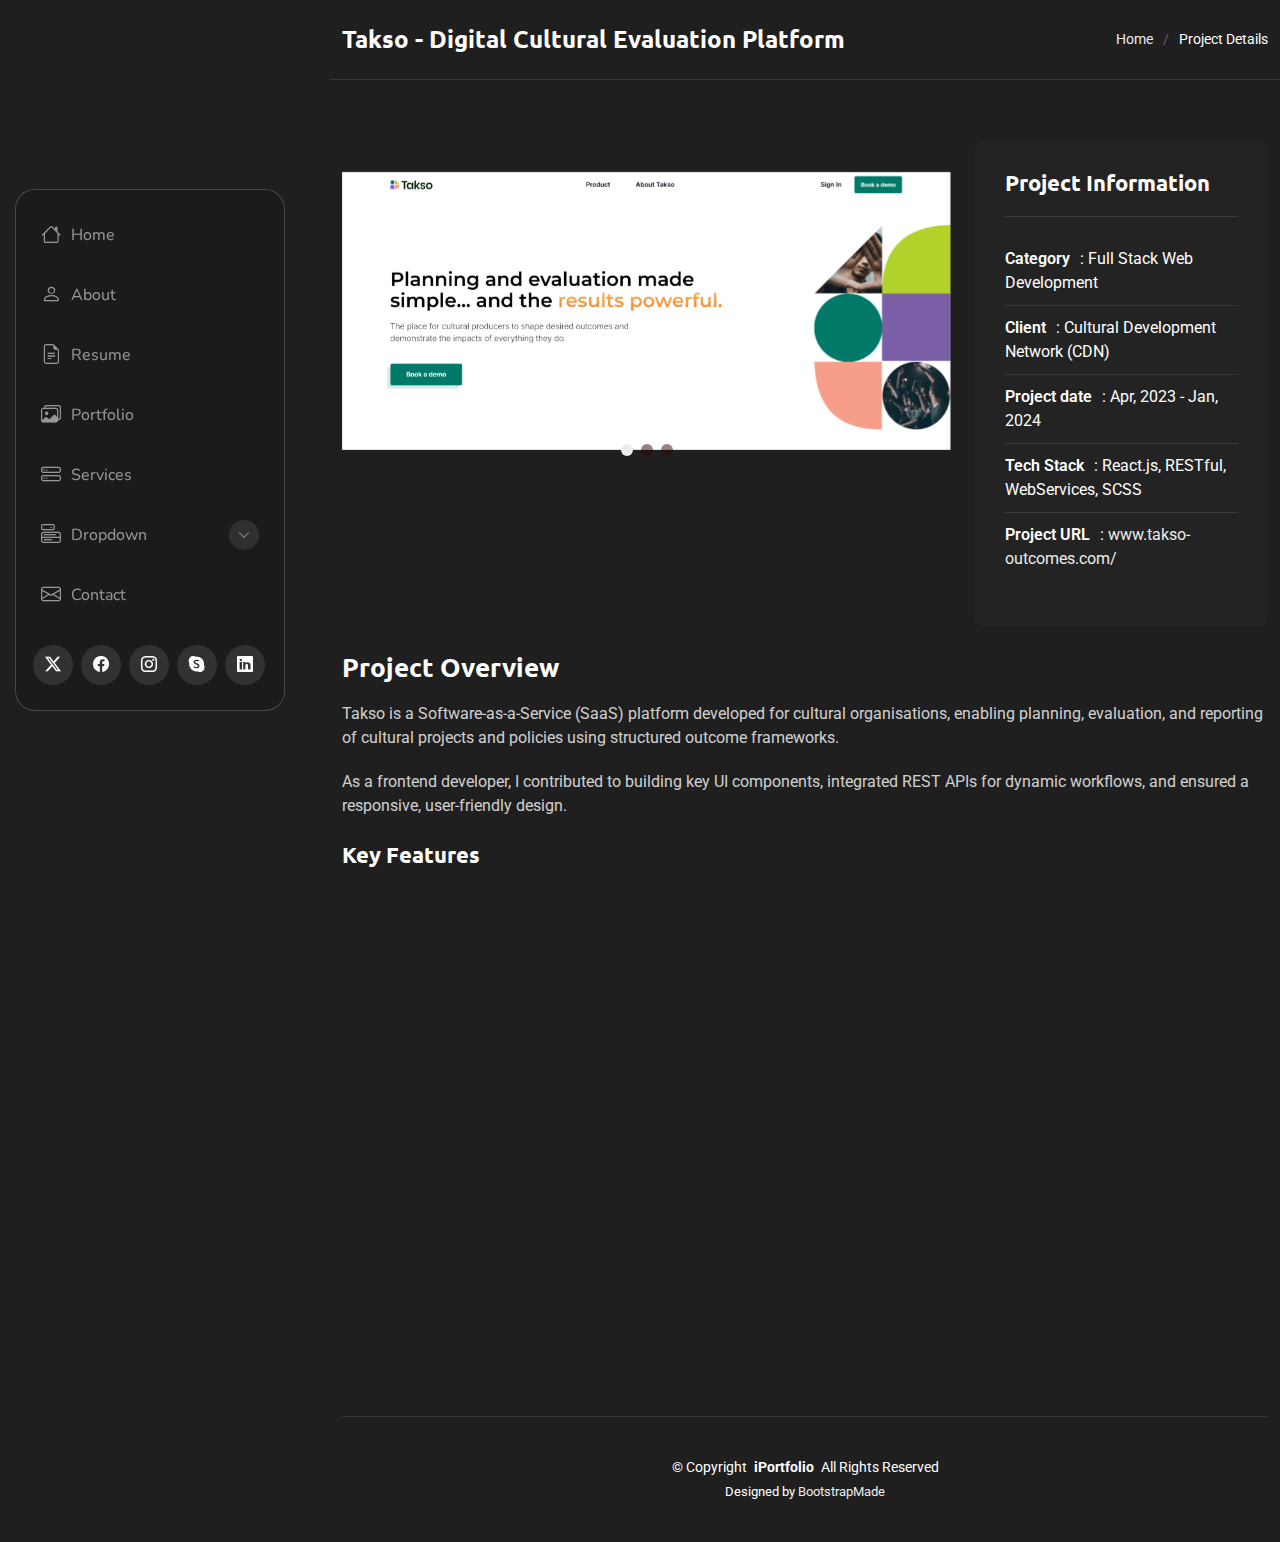
<file: takso-details.html>
<!DOCTYPE html>
<html lang="en">

<head>
  <meta charset="utf-8">
  <meta content="width=device-width, initial-scale=1.0" name="viewport">
  <title>Portfolio Details - SnapFolio Bootstrap Template</title>
  <meta name="description" content="">
  <meta name="keywords" content="">

  <!-- Favicons -->
  <link href="assets/img/favicon.png" rel="icon">
  <link href="assets/img/apple-touch-icon.png" rel="apple-touch-icon">

  <!-- Fonts -->
  <link href="https://fonts.googleapis.com" rel="preconnect">
  <link href="https://fonts.gstatic.com" rel="preconnect" crossorigin>
  <link
    href="https://fonts.googleapis.com/css2?family=Roboto:ital,wght@0,100;0,300;0,400;0,500;0,700;0,900;1,100;1,300;1,400;1,500;1,700;1,900&family=Ubuntu:ital,wght@0,300;0,400;0,500;0,700;1,300;1,400;1,500;1,700&family=Nunito:ital,wght@0,200;0,300;0,400;0,500;0,600;0,700;0,800;0,900;1,200;1,300;1,400;1,500;1,600;1,700;1,800;1,900&display=swap"
    rel="stylesheet">

  <!-- Vendor CSS Files -->
  <link href="assets/vendor/bootstrap/css/bootstrap.min.css" rel="stylesheet">
  <link href="assets/vendor/bootstrap-icons/bootstrap-icons.css" rel="stylesheet">
  <link href="assets/vendor/aos/aos.css" rel="stylesheet">
  <link href="assets/vendor/glightbox/css/glightbox.min.css" rel="stylesheet">
  <link href="assets/vendor/swiper/swiper-bundle.min.css" rel="stylesheet">

  <!-- Main CSS File -->
  <link href="assets/css/main.css" rel="stylesheet">

  <!-- =======================================================
  * Template Name: SnapFolio
  * Template URL: https://bootstrapmade.com/snapfolio-bootstrap-portfolio-template/
  * Updated: Jul 21 2025 with Bootstrap v5.3.7
  * Author: BootstrapMade.com
  * License: https://bootstrapmade.com/license/
  ======================================================== -->
</head>

<body class="portfolio-details-page">

  <header id="header" class="header dark-background d-flex flex-column justify-content-center">
    <i class="header-toggle d-xl-none bi bi-list"></i>

    <div class="header-container d-flex flex-column align-items-start">
      <nav id="navmenu" class="navmenu">
        <ul>
          <li><a href="#hero"><i class="bi bi-house navicon"></i>Home</a></li>
          <li><a href="#about"><i class="bi bi-person navicon"></i> About</a></li>
          <li><a href="#resume"><i class="bi bi-file-earmark-text navicon"></i> Resume</a></li>
          <li><a href="#portfolio"><i class="bi bi-images navicon"></i> Portfolio</a></li>
          <li><a href="#services"><i class="bi bi-hdd-stack navicon"></i> Services</a></li>
          <li class="dropdown"><a href="#"><i class="bi bi-menu-button navicon"></i> <span>Dropdown</span> <i
                class="bi bi-chevron-down toggle-dropdown"></i></a>
            <ul>
              <li><a href="#">Dropdown 1</a></li>
              <li class="dropdown"><a href="#"><span>Deep Dropdown</span> <i
                    class="bi bi-chevron-down toggle-dropdown"></i></a>
                <ul>
                  <li><a href="#">Deep Dropdown 1</a></li>
                  <li><a href="#">Deep Dropdown 2</a></li>
                  <li><a href="#">Deep Dropdown 3</a></li>
                  <li><a href="#">Deep Dropdown 4</a></li>
                  <li><a href="#">Deep Dropdown 5</a></li>
                </ul>
              </li>
              <li><a href="#">Dropdown 2</a></li>
              <li><a href="#">Dropdown 3</a></li>
              <li><a href="#">Dropdown 4</a></li>
            </ul>
          </li>
          <li><a href="#contact"><i class="bi bi-envelope navicon"></i> Contact</a></li>
        </ul>
      </nav>

      <div class="social-links text-center">
        <a href="#" class="twitter"><i class="bi bi-twitter-x"></i></a>
        <a href="#" class="facebook"><i class="bi bi-facebook"></i></a>
        <a href="#" class="instagram"><i class="bi bi-instagram"></i></a>
        <a href="#" class="google-plus"><i class="bi bi-skype"></i></a>
        <a href="#" class="linkedin"><i class="bi bi-linkedin"></i></a>
      </div>

    </div>

  </header>

  <main class="main">

    <!-- Page Title -->
    <div class="page-title dark-background">
      <div class="container d-lg-flex justify-content-between align-items-center">
        <h1 class="mb-2 mb-lg-0">Takso - Digital Cultural Evaluation Platform</h1>
        <nav class="breadcrumbs">
          <ol>
            <li><a href="index.html">Home</a></li>
            <li class="current">Project Details</li>
          </ol>
        </nav>
      </div>
    </div><!-- End Page Title -->

    <!-- Portfolio Details Section -->
    <section id="portfolio-details" class="portfolio-details section">

      <div class="container" data-aos="fade-up" data-aos-delay="100">

        <div class="row gy-4">

          <div class="col-lg-8">
            <div class="portfolio-details-slider swiper init-swiper">

              <script type="application/json" class="swiper-config">
                {
                  "loop": true,
                  "speed": 600,
                  "autoplay": {
                    "delay": 5000
                  },
                  "slidesPerView": "auto",
                  "pagination": {
                    "el": ".swiper-pagination",
                    "type": "bullets",
                    "clickable": true
                  }
                }
              </script>

              <div class="swiper-wrapper align-items-center">

                <div class="swiper-slide">
                  <img src="assets/img/portfolio/t1.png" alt="POS Dashboard Screenshot"
                    style="width: 100%; height: auto; object-fit: contain; display: block;" loading="lazy">
                </div>

                <div class="swiper-slide">
                  <img src="assets/img/portfolio/t2.png" alt="Inventory Module View"
                    style="width: 100%; height: auto; object-fit: contain; display: block;" loading="lazy">
                </div>

                <div class="swiper-slide">
                  <img src="assets/img/portfolio/t3.png" alt="Sales Report Page"
                    style="width: 100%; height: auto; object-fit: contain; display: block;" loading="lazy">
                </div>

              </div>

              <div class="swiper-pagination"></div>
            </div>
          </div>

          <div class="col-lg-4">
            <div class="portfolio-info" data-aos="fade-left" data-aos-delay="200">
              <h3>Project Information</h3>
              <ul>
                <li><strong>Category</strong>: Full Stack Web Development</li>
                <li><strong>Client</strong>: Cultural Development Network (CDN)</li>
                <li><strong>Project date</strong>: Apr, 2023 - Jan, 2024</li>
                <li><strong>Tech Stack</strong>: React.js, RESTful, WebServices, SCSS</li>
                <li><strong>Project URL</strong>: <a href="https://www.takso-outcomes.com/"
                    target="_blank">www.takso-outcomes.com/</a></li>
              </ul>
            </div>
          </div>

          <div class="col-lg-12">
            <div class="portfolio-description" data-aos="fade-up" data-aos-delay="300">
              <h2>Project Overview</h2>
              <p>
                Takso is a Software-as-a-Service (SaaS) platform developed for cultural organisations, enabling
                planning, evaluation, and reporting of cultural projects and policies using structured outcome
                frameworks.
              </p>
              <p>
                As a frontend developer, I contributed to building key UI components, integrated REST APIs for dynamic
                workflows, and ensured a responsive, user-friendly design.
              </p>

              <div class="features mt-4">
                <h3>Key Features</h3>
                <div class="row gy-3">
                  <div class="col-md-6">
                    <div class="feature-item" data-aos="fade-up" data-aos-delay="400">
                      <i class="bi bi-check-circle-fill"></i>
                      <h4>Responsive Design</h4>
                      <p>Voluptatum deleniti atque corrupti quos dolores et quas molestias excepturi sint occaecati
                        cupiditate non provident</p>
                    </div>
                  </div>

                  <div class="col-md-6">
                    <div class="feature-item" data-aos="fade-up" data-aos-delay="500">
                      <i class="bi bi-shield-check"></i>
                      <h4>Advanced Security</h4>
                      <p>Minim veniam, quis nostrud exercitation ullamco laboris nisi ut aliquip ex ea commodo consequat
                        tarad limino ata</p>
                    </div>
                  </div>

                  <div class="col-md-6">
                    <div class="feature-item" data-aos="fade-up" data-aos-delay="600">
                      <i class="bi bi-graph-up"></i>
                      <h4>Performance Optimization</h4>
                      <p>Duis aute irure dolor in reprehenderit in voluptate velit esse cillum dolore eu fugiat nulla
                        pariatur</p>
                    </div>
                  </div>

                  <div class="col-md-6">
                    <div class="feature-item" data-aos="fade-up" data-aos-delay="700">
                      <i class="bi bi-gear"></i>
                      <h4>Easy Integration</h4>
                      <p>Excepteur sint occaecat cupidatat non proident, sunt in culpa qui officia deserunt mollit anim
                        id est laborum</p>
                    </div>
                  </div>
                </div>
              </div>
            </div>
          </div>

        </div>

      </div>

    </section><!-- /Portfolio Details Section -->

  </main>

  <footer id="footer" class="footer position-relative">

    <div class="container">
      <div class="copyright text-center ">
        <p>© <span>Copyright</span> <strong class="px-1 sitename">iPortfolio</strong> <span>All Rights Reserved</span>
        </p>
      </div>
      <div class="credits">
        <!-- All the links in the footer should remain intact. -->
        <!-- You can delete the links only if you've purchased the pro version. -->
        <!-- Licensing information: https://bootstrapmade.com/license/ -->
        <!-- Purchase the pro version with working PHP/AJAX contact form: [buy-url] -->
        Designed by <a href="https://bootstrapmade.com/">BootstrapMade</a>
      </div>
    </div>

  </footer>

  <!-- Scroll Top -->
  <a href="#" id="scroll-top" class="scroll-top d-flex align-items-center justify-content-center"><i
      class="bi bi-arrow-up-short"></i></a>

  <!-- Preloader -->
  <div id="preloader"></div>

  <!-- Vendor JS Files -->
  <script src="assets/vendor/bootstrap/js/bootstrap.bundle.min.js"></script>
  <script src="assets/vendor/php-email-form/validate.js"></script>
  <script src="assets/vendor/aos/aos.js"></script>
  <script src="assets/vendor/typed.js/typed.umd.js"></script>
  <script src="assets/vendor/purecounter/purecounter_vanilla.js"></script>
  <script src="assets/vendor/waypoints/noframework.waypoints.js"></script>
  <script src="assets/vendor/isotope-layout/isotope.pkgd.min.js"></script>
  <script src="assets/vendor/imagesloaded/imagesloaded.pkgd.min.js"></script>
  <script src="assets/vendor/glightbox/js/glightbox.min.js"></script>
  <script src="assets/vendor/swiper/swiper-bundle.min.js"></script>

  <!-- Main JS File -->
  <script src="assets/js/main.js"></script>

</body>

</html>
</file>
<file: css/style.css>
/*--------fonts-----------*/
/* @import url('https://fonts.googleapis.com/css2?family=Raleway:wght@400;500;600;700&display=swap'); */



/*-----------global style----------*/

/* <!-- HTML !-->
<button class="button-42" role="button">Button 42</button> */

/* CSS */
.button-42 {
  background-color: initial;
  background-image: linear-gradient(-180deg, #FF7E31, #E62C03);
  border-radius: 6px;
  box-shadow: rgba(0, 0, 0, 0.1) 0 2px 4px;
  color: #FFFFFF;
  cursor: pointer;
  display: inline-block;
  font-family: Inter,-apple-system,system-ui,Roboto,"Helvetica Neue",Arial,sans-serif;
  height: 40px;
  line-height: 40px;
  outline: 0;
  overflow: hidden;
  padding: 0 20px;
  pointer-events: auto;
  position: relative;
  text-align: center;
  touch-action: manipulation;
  user-select: none;
  -webkit-user-select: none;
  vertical-align: top;
  white-space: nowrap;
  width: 30%;
  z-index: 9;
  border: 0;
  transition: box-shadow .2s;
}

.button-42:hover {
  box-shadow: rgba(253, 76, 0, 0.5) 0 3px 8px;
}

:root{
    --bg-black-900: #000000;
    --bg-black-100: #dddddd;
    --bg-black-50: #eff0f4;
    --bg-opacity: rgba(255,255,255,0.5);
    --text-black-900: #000000;
    --text-black-700: #555555;
    --text-black-600: #666666;
    --text-black-300: #bbbbbb;
    --outer-shadow: 3px 3px 3px #d0d0d0, -3px -3px 3px #f8f8f8;
    --outer-shadow-0: 0 0 0 #d0d0d0, 0 0 0 #f8f8f8;
    --inner-shadow: inset 3px 3px 3px #d0d0d0, inset -3px -3px 3px #f8f8f8;
    --inner-shadow-0: inset 0 0 0 #d0d0d0, inset 0 0 0 #f8f8f8;
}


body.dark{
    --bg-black-900: #ffffff;
    --bg-black-100: #353535;
    --bg-black-50: #2b2c2f; 
    --bg-opacity: rgba(43,44,47,0.5);
    --text-black-900: #ffffff;
    --text-black-700: #ffffff;
    --text-black-600: #bbbbbb;
    --outer-shadow: 3px 3px 3px #222327, -3px -3px 3px #363636;
    --outer-shadow-0: 0 0 0 #222327, 0 0 0 #363636;
    --inner-shadow: inset 3px 3px 3px #222327, inset -3px -3px 3px #363636;
    --inner-shadow-0: inset 0 0 0 #f53f12, inset 0 0 0 #f50a0a;
}


body{
    font-size: 16px;
    line-height: 1.5;
    overflow-x: hidden;
    background-color: var(--bg-black-50);
}

body.hidden-scrolling{
    overflow-y: hidden ;
}


*:not(i){
    font-family: 'Raleway', sans-serif;
    font-weight: 400;
}

*{
    margin: 0;
    padding: 0;
    box-sizing: border-box;
    outline: none;
}
::before,:after{
    box-sizing: border-box;
}

a{
    text-decoration: none;
}

ul{
    list-style: none;
    margin: 0;
    padding: 0;
}
img{
    vertical-align: middle;
    max-width: 100%;
}
.container{
    max-width: 1140px;
    margin: auto;
}

.row{
    display: flex;
    flex-wrap: wrap;

}
.justify-content-between{
    justify-content: space-between;
}

.outer-shadow{
    box-shadow: var(--outer-shadow);
}

.inner-shadow{
    box-shadow: var(--inner-shadow);
}

.hover-in-shadow{
    position: relative;
    z-index: 1;
}
.hover-in-shadow:hover{
    box-shadow: var(--outer-shadow-0);
}
.hover-in-shadow:after{
    content: '';
    position: absolute;
    left: 0;
    top: 0;
    width: 100%;
    height: 100%;
    transition: all 0.3s ease;
    z-index: -1;
}
.hover-in-shadow:hover:after{
    box-shadow: var(--inner-shadow);
}
.align-item-center{
    align-items: center;
}
.btn-1{
    padding: 10px 25px;
    font-size: 16px;
    font-weight: 500;
    color: var(--skin-color);
    line-height: 1.5;
    cursor: pointer;
    border-radius: 30px;
    transition: all 0.3s ease;
    display: inline-block;
    border: none;
}

.btn-1:after{
 border-radius: 30px;
}
 
.effect-wrap .effect{
    position: absolute;
    z-index: -1;
}

.effect-1{
    width: 30px;
    height: 30px;
    border: 4px solid #8a49ff;
    right: 10%;
    bottom: 10%;
    animation: spin 10s linear infinite;
}
.effect-2{
    left: 3%;
    bottom: 20%;
    width: 40px;
    display: flex;
    flex-wrap: wrap;
    justify-content: space-between;
    animation: topBounce 3s ease-in-out infinite;
}
.effect-2 div{
    height: 3px;
    width: 3px;
    background-color: #ff9c07;
    margin: 0 3px  8px;


}

.effect-3{
    height: 180px;
    width: 180px;
    border: 25px solid var(--bg-black-900);
    border-radius: 50%;
    left: 50%;
    top: -120px;
    animation: leftBounce 3s ease-in-out infinite;
}

.effect-4{
    border-top:30px solid transparent;
    border-left:30px solid #06d79c;
    left: 30%;
    top: 20%;
    animation: spin 10s linear infinite;

}

.effect-4:before{
    content: '';
    border-top:30px solid transparent;
    border-left:30px solid #06d79c;
    position: absolute;
    opacity: 0.5;
    left: -35px;
    top: -25px;
}

.effect-5{
    height: 50px;
    width: 50px;
    right: 10%;
    top: 30%;
    display: flex;
    justify-content: space-between;
    border-radius: 50%;
    overflow:hidden;
    animation: spin 10s linear infinite;
}

.effect-5 div{
    width: 1px;
    background-color: #4dd0e1;
    
}



@keyframes spin{
    0%{
        transform: rotate(0deg);
    }
    100%{
        transform: rotate(360deg);
    }
}

@keyframes topBounce{
    0%, 100%{
        transform: translateY(0);
    }
    50%{
        transform: translateY(25px); 
    }
}

@keyframes leftBounce{
    0%, 100%{
        transform: translatex(0);
    }
    50%{
        transform: translatex(25px); 
    }
}

@keyframes fadeInTop{
    0%{
        opacity: 0;
        transform: translateY(-25px);
    }
    100%{
        opacity: 1;
        transform: translateY(0px);
    }
}

/*----------header------------*/
.header{
    padding: 20px 15px;
    position: absolute;
    width: 100%;
    top: 0;
    left: 0;
    z-index: 99;
}

.header .logo a{
    display: inline-block;
    text-align: center;
    line-height: 36px;
    height: 40px;
    width: 40px;
    font-size: 24px;
    color: #fb839e;
    border-radius: 50%;
    border: 2px solid #fb839e;
    font-weight: 600;
    text-transform: uppercase;
}

.header .hamburger-btn{ 
    height: 40px;
    width: 40px;
    display: flex;
    align-items: center;
    cursor: pointer;
    border-radius: 50%;
    justify-content: center;
    transition: all 0.3s ease;
}

.header .hamburger-btn:after{
    border-radius: 50% ;
}

.header .hamburger-btn span{
    display: block;
    height: 2px;
    width: 16px;
    background-color: var(--bg-black-900);
    position: relative;
}

.header .hamburger-btn span:before,
.header .hamburger-btn span:after{
    content: '';
    position: absolute;
    left: 0;
    width: 100%;
    height: 100%;
    background-color: var(--bg-black-900);
}

.header .hamburger-btn span:before{
    top: -6px;
}

.header .hamburger-btn span:after{
    top: 6px;
}

.fade-out-effect{
    position: fixed;
    left: 0;
    top: 0;
    width: 100%;
    height: 100%;
    background-color: var(--bg-black-50);
    z-index: -1;
    visibility: hidden;
}

.fade-out-effect.active{
    visibility: visible;
    z-index: 1000;
    animation: fadeOut 0.3s ease-out;
}


@keyframes fadeOut{
    0%{
        opacity: 1;
    }
    100%{
        opacity: 0;
    }
}




/*------navigation menu--------*/
.nav-menu{
    position: fixed;
    background-color: var(--bg-black-50 );
    padding:0  15px;
    left: 0;
    top: 0;
    width: 100%;
    height: 100%;
    z-index: -1;
    opacity: 0;
    visibility: hidden;
    overflow-y: auto;
}

.nav-menu.open{
    visibility: visible;
    opacity: 1;
    z-index: 999;
    transition: all 0.3s ease-in;
}

.nav-menu .close-nav-menu{
    height: 40px;
    width: 40px;
    display: block;
    font-size: 35px;
    line-height: 35px;
    border-radius: 50%; 
    position: absolute;
    right: 15px;
    top: 15px;
    cursor: pointer;
    text-align: center;
    color: var(--text-black-600);
    transition: all 0.3s ease;
}

.nav-menu .close-nav-menu:after{
    border-radius: 50%;
}


.nav-menu-inner{
    min-height: 100vh;
    display: flex;
    align-items: center;
    justify-content: center;
}

.nav-menu ul{
   padding: 15px;
}

.nav-menu ul li{
    display: block;
    margin-bottom: 20px;
    text-align: center;
}

.nav-menu ul li:last-child{
    margin-bottom: 0;
}

.nav-menu ul li a{
    display: inline-block;
    font-size: 28px;
    font-weight: 600;
    color: var(--text-black-600);
    padding: 5px 30px;
    text-transform: capitalize;
    border-radius: 30px;
    transition: all 0.3s ease;
}
.nav-menu ul li a.activate{
    color: violet;
}

.nav-menu ul li a:after{
    border-radius: 30px;
}

.nav-menu .copyright-text{
    position: absolute;
    top: 50%;
    font-size: 15px;
    color: var(--text-black-600);
    transform: translateY(-50%) rotate(-90deg);
    left: -60px;
}


/*--------home section--------*/
.home-section{
    position: relative;
}

.home-section .full-screen{
    padding: 50px 0;
    min-height: 100vh;
}

.home-section .home-text,
.home-section .home-img{
    flex: 0 0 50%;
    max-width: 50%;
    padding: 0 15px;
}

.home-section .home-text p{
    color: var(--text-black-300);
    font-size: 18px;
    text-transform: capitalize;
    margin: 0;
}
.home-section .home-text h2{
    font-size: 55px;
    font-weight: 700;
    color: var(--text-black-900);
    margin: 0;
    text-transform: capitalize ;
}
.home-section .home-text h1{
    font-size: 20px;
    font-weight: 6 00;
    color: var(--text-black-700);
    margin: 0;
}

.home-section .home-text .btn-1{
    margin-top: 30px;
}


.home-section .home-img .img-box{
    
    max-width: 450px;
    display: block;
    margin: auto;
    border-radius: 50%;
    padding: 15px;
}

.home-section .home-img .img-box img{
    width: 100%;
    border-radius: 50%;
    border: 10px solid transparent;   
}

/* about section */
.section-title{
    padding: 0 15px;
    flex: 0 0 100%;
    max-width: 100%;
    text-align: center;
    margin-bottom: 60px;  
}

.section-title h2{
    display: inline-block;
    font-size: 30px;
    font-weight: 700;
    color: var(--text-black-900);
    text-transform: uppercase;
    margin: 0;
}

.section-title h2::before{
    content: attr(data-heading);
    display: block;
    font-size: 16px;
    font-weight: 600;
    color: var(--skin-color);
}

.section.hide{
    display: none;
}


.about-section{
    padding: 80px 0 80px;
    min-height: 100vh;
}

.about-section .about-img{
    flex: 0 0 40%;
    max-width: 40%;
    padding: 0 15px; 
}

.about-section .about-img .img-box{
    padding: 15px;
    border-radius: 5px;
 }

 .about-section .about-img .img-box img{
    width: 100%;
    border: 10px solid transparent;
    border-radius: 5px;
 }

.about-section .about-info{
    flex: 0 0 60%;
    max-width: 6 0%;
    padding: 0 15px;
}

.about-section .about-info p{
    font-size: 16px;
    line-height: 26px;
    margin-bottom: 15px;
    color: var(--text-black-600);
}

.about-section .about-info span{
    font-weight: 600;
}


.about-section .about-info .btn-1{
    margin:30px 20px 0 0;
}

/* social media links */
.about-section .about-img .social-links{ 
    margin-top: 20px;
    text-align: center;
}

.about-section .about-img .social-links a{
    display: inline-block;
    height: 40px;
    width: 40px;
    font-size: 16px;
    text-align: center;
    line-height: 40px;
    color: var(--text-black-600);
    margin: 0 4px;
    border-radius: 50%;
    transition: all 0.3s ease;
}
.about-section .about-img .social-links a i{
    line-height: 40px;
}

.about-section .about-img .social-links a:after{
    border-radius: 50%;
}

.about-section .about-img .social-links a:hover{
    color: var(--skin-color);
}

/* social media links end */

.about-section .about-tabs{
    padding: 0px 15px 40px;
    flex: 0 0 100%;
    max-width: 100%;
    text-align: center;
}

.about-section .about-tabs .tab-item{
    display: inline-block;
    margin: 0 5px 10px;
    cursor: pointer;
    padding: 5px 10px;
    border-radius: 30px;
    transition: all 0.3s ease;
    font-size: 16px;
    color: var(--text-black-600);
    font-weight: 500;
    text-transform: capitalize;
}

.about-section .about-tabs .tab-item:hover:not(.active){
opacity: 0.6;
}

.about-section .about-tabs .tab-item:active{
    color: var(--skin-color);
}

.about-section .tab-content{
    flex: 0 0 100%;
    max-width: 100%;
    display: none;
}
.about-section .tab-content.active{
    display: block;
    animation: fadeInTop 0.5s ease;
}

.about-section .skills{
    padding: 0 20px 0px;
}

.about-section .skills .skill-item{
    flex: 0 0 50%;
    max-width: 50%;
    padding: 0 15px;
    margin-bottom: 40px;
}
.about-section .skills .skill-item p{
    font-size: 16px;
    color: var(--text-black-600);
    text-transform: capitalize;
    margin: 0 0 10px;
    color: #BDE6F1;
}
.about-section .skills .skill-item .progress{
    height: 20px;
    border-radius: 10px;
    position: relative;
}

.about-section .skills .skill-item .progress-bar{
    background-color: #2eb1ed;
    height: 6px;
    left: 7px;
    top: 7px;
    position: absolute;
    border-radius: 10px;
}

.about-section .skills .skill-item .progress-bar span{
    position: absolute;
    right: 0;
    top: 0;
    font-size: 16px;
    font-weight: 500;
    color: var(--text-black-600);
    margin: -40px;
}

.about-section .education,
.about-section .experience{
    padding-bottom: 80px;
} 

.about-section .timeline{
   flex: 0 0 100%;
   max-width: 100%;
   position: relative;
}

.about-section .timeline:before{
    content: '';
    width: 1px;
    height: 100%;
    left: 50%;
    top: 0;
    background-color: var(--bg-black-100);
    position: absolute;
}

.about-section .timeline .timeline-item{
   flex: 0 0 100%;
   max-width: 100%;
   padding: 0 15px;
}

.about-section .timeline .timeline-item:nth-child(odd){
    padding-right: calc(50% + 50px);
}

.about-section .timeline .timeline-item:nth-child(even){
    padding-left: calc(50% + 50px);
}


.about-section .timeline .timeline-item-inner{
    padding: 30px;
    border-radius: 5px;
    position: relative;
}
.about-section .timeline .timeline-item-inner:before{
   content: '';
   position: absolute;
   width: 30px;
   height: 1px;
   background-color: var(--text-black-600); 
   z-index: -1;
}

.about-section .timeline .timeline-item:nth-child(odd) .timeline-item-inner:before{
  right: -30px;

}

.about-section .timeline .timeline-item:nth-child(even) .timeline-item-inner:before{
    left: -30px;
    
  }


.about-section .timeline .timeline-item-inner .icon{
    height: 40px;
    width: 40px;
    background-color: var(--bg-black-50);
    border: 1px solid var(--bg-black-100);
    border-radius: 50%;
    text-align: center;
    line-height: 40px;
    color: var(--skin-color);
    position: absolute;
    top:18px;
}

.about-section .timeline .timeline-item:nth-child(odd) .icon{
  right: -70px;
}

.about-section .timeline .timeline-item:nth-child(even) .icon{
    left: -70px;
}

.about-section .timeline .timeline-item-inner span{
    font-weight: 500;
    color: var(--skin-color);
    display: block;
    margin: 0 0 10px;
    text-transform: capitalize;
}

.about-section .timeline .timeline-item-inner h3{
    font-size: 20px;
    color: var(--text-black-700);
    font-weight: 600;
    margin: 0 0 5px;
    text-transform: capitalize;
}

.about-section .timeline .timeline-item-inner h4{
 font-size: 16px;
 font-style: italic;
 color: var(--text-black-600);
 line-height: 26px;
 margin: 15px 0 0;
}

.about-section .timeline .timeline-item-inner p{
 font-size: 16px;
 color: var(--text-black-600);
 line-height: 26px;
 margin:15px 0 0;
}

/*---service-section---*/
.service-section{
    padding: 80px 0 80px;
    min-height: 100vh;
}

.service-section .service-item{
    flex:0 0 33.33%;
    max-width: 33.33%;
    padding: 15px;
    display: flex;
    flex-wrap: wrap;
}

.service-section .service-item-inner{
    padding: 50px 15px;
    border-radius: 5px;
    text-align: center;
    width: 100%;
}

.service-section .service-item-inner .icon{
    height: 60px;
    text-align: center;
    width: 60px;
    border-radius: 50%;
    transition: all 0.3s ease;
    display: block;
    margin: 0 auto 30px; 
    position: relative; 
    color: var(--text-black-600);
}

.service-section .service-item-inner .icon:after{
    content: '';
    position: absolute;
    left: 0;
    top: 0;
    width: 100%;
    height: 100%;
    border-radius: 50%;
    transition: all 0.3s ease;
}
.service-section .service-item-inner:hover .icon{
    box-shadow: var(--inner-shadow-0);
}
.service-section .service-item-inner:hover .icon::after{
    box-shadow: var(--outer-shadow);
}
.service-section .service-item-inner:hover .icon i{
 color: var(--skin-color);
}
.service-section .service-item-inner .icon i{
    font-size: 25px;
    line-height: 60px;
    transition: all 0.3s ease;
}

.service-section .service-item-inner h3{
    font-size: 20px;
    font-weight: 600;
    color: var(--text-black-700);
    margin: 0 0 10px;
    text-transform: capitalize;
}

.service-section .service-item-inner p{
    font: 16px;
    color: var(--text-black-600);
    margin: 0;
    line-height: 26px ;
}


/* portfolio section */
.portfolio-section{
    padding: 80px 0 80px;
    min-height: 100vh;
    
}

.portfolio-section .section-title{
    margin-bottom: 40px;
}

.portfolio-section .portfolio-filter{
    padding: 0 15px;
    flex: 0 0 100%;
    max-width: 100%;
    text-align: center;
    margin-bottom: 20px;
}

.portfolio-section .filter-item{
    display: inline-block;
    margin: 0 5px 10px;
    padding: 5px 10px;
    border-radius: 30px;
    cursor: pointer;
    font-weight: 500;
    color: var(--text-black-600);
    text-transform: capitalize;
    font-size: 16px;
    transition: all 0.3s ease;
}

.portfolio-section .filter-item:hover:not(.active){
    opacity: 0.6;
}

.portfolio-section .filter-item.active{
    color: var(--skin-color);
}

.portfolio-section .portfolio-item{
    flex: 0 0 33.33%;
    max-width: 33.33%;
    padding: 15px;
    display: flex;
    flex-wrap: wrap;
}

.portfolio-section .portfolio-item.hide{
 display: none;
}

.portfolio-section .portfolio-item.show{
    display: block;
    animation: fadeInTop 0.5s ease;
}

.portfolio-section .portfolio-item-details{
    display: none;
}

.portfolio-section .portfolio-item-inner{
    padding: 15px;
    border-radius: 5px;
    cursor: pointer;
    width: 100%;
}

.portfolio-section .portfolio-item-img img{
    border-radius: 5px;
    width: 100%;
    transition: all 0.3s ease;
}
.portfolio-section .portfolio-item-inner:hover .portfolio-item-img img{
    transform: translateY(-25px);
}
.portfolio-section .portfolio-item-img{
    position: relative;
}
 
.portfolio-section .portfolio-item-img .view-project{
    text-transform: capitalize;
    font-size: 16px;
    font-weight: 500;
    color: var(--skin-color);
    transition: all 0.3s ease;
    position: absolute;
    left: 0;
    bottom: -4px;
    transform: translateY(-5px);
    z-index: -1;
    opacity: 0;
}

.portfolio-section .portfolio-item-inner:hover .view-project{
   transform: translateY(0px);
   opacity: 1;
}

.portfolio-section .portfolio-item-inner p{
    font-size: 16px;
    margin: 10px 0 0;
    color: var(--text-black-600);
    text-transform: capitalize;
}

/*---------------- portfolio popup-------------- */
/*---------------- portfolio popup-------------- */
/*---------------- portfolio popup-------------- */
.portfolio-popup{
    background-color: var(--bg-black-50);
    position: fixed;
    left: 0;
    top: 0;
    width: 100%;
    height: 100%;
    z-index: 1000;
    overflow-y: scroll;
    opacity: 0;
    visibility: hidden;
    transition: all 0.3s ease;
}

.portfolio-popup.open{
    visibility: visible;
    opacity: 1 ;
}

.portfolio-popup .pp-loader{
    position: fixed;
    left: 0;
    top: 0;
    height: 100%;
    width: 100%;
    z-index: 1005;
    background-color: var(--bg-opacity);
    display: flex;
    align-items: center;
    justify-content: center;
    visibility: hidden;
    opacity: 0;
}

.portfolio-popup .pp-loader.active{
    visibility: visible;
    opacity: 1;
}

.portfolio-popup .pp-loader div{
    height: 40px;
    width: 40px;
    border: 3px solid var(--skin-color);
    border-radius: 50%;
    border-right: 3px solid transparent;
    animation: spin 2s linear infinite;
}


.portfolio-popup .pp-details{
    max-width: 1350px;
    width: calc(85% + 30px);
    margin: auto;
    max-height: 0;
    overflow: hidden;
    opacity: 0;
    transition: all 0.5s ease;
}

.portfolio-popup .pp-details.active{
    opacity:1;
}

.portfolio-popup .pp-project-details-inner{
    padding: 30px 0;
}

.portfolio-popup .pp-title{
    padding:0 15px;
}

.portfolio-popup .pp-title h2{
    font-size: 28px;
    color: var(--text-black-900);
    text-transform: capitalize;
    font-weight: 600;
    margin:0 0 5px;
    border-bottom: 1px solid var(--bg-black-100);
    padding-bottom: 10px;
}

.portfolio-popup .pp-project-details h3{
    font-size: 20px;
    font-weight: 600;
    color: var(--text-black-700);
    margin: 0 0 15px;
    text-transform: capitalize;
}

.portfolio-popup .description{
    flex: 0 0 65%;
    max-width:  65%;
    padding: 0 15px;
}

.portfolio-popup .description p{
    font-size: 16px;
    color: var(--text-black-600);
    line-height: 26px;
    margin: 0;
}


.portfolio-popup .pp-title p{
font-size: 14px;
font-weight: 600;
color: var(--text-black-600);
margin: 0 0 15px;
}

.portfolio-popup .pp-title p span{
    font-weight: 400;
    text-transform: capitalize;
}

.portfolio-popup .description{
    flex: 0 0 65%;
    max-width: 65%;
    padding: 0 15px;
}
.portfolio-popup .info {
    flex: 0 0 35%;
    max-width: 35%;
    padding: 0 15px;
}

.portfolio-popup .info ul li{
    display: block;
    margin-bottom: 10px;
    font-weight: 600;
    color: var(--text-black-600);
    font-size: 16px;
}
.portfolio-popup .info ul li span{
    font-weight: 400;
}

.portfolio-popup .info ul li a{
    color: var(--skin-color);
}

.portfolio-popup .info ul li:last-child{
    margin-bottom: 0%;
}

.portfolio-popup .separator{
    height: 1px;
    width: 100%;
    display: block;
    background-color: var(--bg-black-100);
}

.portfolio-popup .pp-img{
    max-width: 100%;
    width: auto;
    height: auto;
    padding: 10px;
    border-radius: 5px;
}

.portfolio-popup .pp-main{
    min-height: 100vh;
    max-width: 1350px;
    width: 85%;
    margin: auto;
    display: flex;
    align-items: center;
    justify-content: center;
}

.portfolio-popup .pp-main-inner{
    padding: 70px 0 50px;
    position: relative;
}
.portfolio-popup  .pp-project-details-btn i{
    margin-left: 4px;
}

.portfolio-popup  .pp-project-details-btn::after{
    border-radius: 30px;
}

.portfolio-popup  .pp-project-details-btn{
    position: absolute;
    left: 0;
    border-radius: 30px;
    font-size: 16px;
    font-weight: 500px;
    color: var(--skin-color);
    top: 15px;
    cursor: pointer;
    padding: 0 15px;
    height: 40px;
    line-height: 40px;
    transition: all 0.3s ease;
}
  
.portfolio-popup .pp-close{
    position: absolute;
    right: 0;
    border-radius: 50%;
    height: 40px;
    width: 40px;
    top: 15px;
    text-align: center;
    line-height: 35px;
    font-size: 35px;
    color: var(--text-black-600);
    cursor: pointer;
    transition: all 0.3s ease;
}

.portfolio-popup .pp-close::after{
    border-radius: 50%;
}

.portfolio-popup .pp-counter{
    position: absolute;
    right: 0;
    height: 40px;
    line-height: 4px;
    bottom: 5px;
    font-size: 16px;
    color: var(--text-black-600);
}

 .portfolio-popup .pp-prev,
 .portfolio-popup .pp-next{
    position: fixed;
    top: 50%;
    height: 40px;
    width: 40px;
   cursor: pointer;
   z-index: 1010;
   color: var(--text-black-900);
   transition: all 0.3s ease;
   opacity: 0.5;

 }

 .portfolio-popup .pp-prev:hover,
 .portfolio-popup .pp-next:hover{
  opacity: 1;  
 }

 .portfolio-popup .pp-prev i,
 .portfolio-popup .pp-next i{
    line-height: 40px;
 }

 .portfolio-popup .pp-prev i{
    transform: rotate(180deg);
 }

 .portfolio-popup .pp-prev{
    left: 15px;
 }

 .portfolio-popup .pp-next{
    right: 15px;
 }


 /*testimonial section*/
 .testimonial-section{
    padding: 80px 0 80px;
    min-height: 100vh;
 }

 .testimonial-section .testi-box{
    width: 100%;
    max-width: 600px;
    margin: auto; 
    padding: 0 15px;
 }

 .testimonial-section .testi-slider-container{
    display: flex;
    transition: margin 1s ease;
    align-items: center;
 } 

 .testimonial-section  .testi-item{
    padding: 30px;
    text-align: center;
    position: relative;
 }

 .testimonial-section    .testi-slider{
    border-radius: 5px;
    overflow: hidden;
 }

 .testimonial-section  .testi-item i{
    position: absolute;
    font-size: 30px;
    color: var(--text-black-600);
    opacity: 0.1;
 }

 .testimonial-section  .testi-item i.left{
    left:5px;
    top: 5px;
 }

 .testimonial-section  .testi-item i.right{
    right:5px;
    bottom: 5px;
 }

 .testimonial-section  .testi-item p{
    font-size: 16px;
    line-height: 26px;
    color: var(--text-black-600);
    margin: 0 0 30px;
 }

 .testimonial-section  .testi-item img{
    max-width: 70px;
    display: inline-block;
    width: 100%;
 }

 .testimonial-section  .testi-item span{
    display: block;
    margin: 10px 0 0;
    font-weight: 600;
    font-size: 16px;
    color: var(--text-black-700);
    text-transform: capitalize;
 }

 .testimonial-section .testi-slider-nav{
    margin-top: 30px;
    text-align: center;
 }

 .testimonial-section .testi-slider-nav span{
    height: 40px;
    width: 40px;
    color: var(--skin-color);
    display: inline-block;
    font-size: 20px;
    cursor: pointer;
    transition: all 0.3s ease;
    border-radius: 50%;
    margin: 0 4px;
 }

 .testimonial-section .testi-slider-nav span:after{
    border-radius: 50%;
 }

 .testimonial-section .testi-slider-nav span i{
    line-height: 40px;
 }

 /*------------ contact section ----------------*/
 .contact-section{
    padding: 80px 0 80px;
    min-height: 100vh;
 }

 .contact-section .contact-item{
    flex: 0 0 33.33%;
    max-width: 33.33%;
    padding: 15px;
    display: flex;
 }

 .contact-section .contact-item-inner{
    padding: 30px 15px;
    text-align: center;
    border-radius: 5px;
    width: 100%;
 }

 .contact-section .contact-item-inner span{
    display: block;
    font-size: 16px;
    font-weight: 600;
    color: var(--text-black-700);
    margin: 15px 0 5px;
    text-transform: capitalize;
 }

 .contact-section .contact-item-inner i{
    font-size: 25px;
    color: var(--skin-color);
   
 }

 .contact-section .contact-item-inner p{
    font-size: 16px;
    color: var(--text-black-600);
    line-height: 26px;
    margin:0;
    word-break: break-word;
 }

 .contact-section .contact-form{
    flex:0 0 100%;
    max-width: 100%;
    margin-top: 50px;
 }

 .contact-section .w-50{
    padding:0 15px;
    flex:0 0 50%;
    max-width: 50%;
 }

 .contact-section .input-group{
    margin:0 0 25px;
    transition: all 0.3s ease;
    border-radius: 30px;
 }

 .contact-section .input-group:after{
    border-radius: 30px;
 }

 .contact-section .input-group .input-control{
    height: 45px;
    display: block;
    width: 100%;
    border-radius: 30px;
    border: none;
    background-color: transparent;
    font-size: 16px;
    padding:0 15px;
    color: var(--text-black-700);
 }

 .contact-section .input-group textarea.input-control{
    height: 184px;
    padding-top: 15px;
    resize: none;
 }

 .contact-section .submit-btn{
    flex: 0 0 100%;
    max-width: 100%;
    text-align: right;
    padding: 0 15px;
 }

 .preloader{
    position: fixed;
    left: 0;
    top: 0;
    height: 100%;
    width: 100%;
    z-index: 1500;
    background-color: var(--bg-black-50);
    display: flex;
    align-items: center;
    justify-content: center;
 }

 .preloader .box{
    width: 65px;
    display: flex;
    flex-wrap: wrap;
    justify-content: space-between;
 }

 .preloader.fade-out{
    opacity: 0;
    transition: all 0.6s ease;
 }

 .preloader .box div{
    height: 15px;
    width: 15px;
    background-color: var(--skin-color);
    border-radius: 50%;
    animation: loaderAni 1s ease infinite;
 }

 .preloader .box div:nth-child(2){
    animation-delay: 0.1s;
 }
 .preloader .box div:nth-child(3){
    animation-delay: 0.2s;
 }

 @keyframes loaderAni{
    0%,100%{
        transform: translateY(0);
    }
    50%{
        transform: translateY(-30px);
    }
 }
</file>
<file: css/style-switcher.css>
.style-switcher{
    position: fixed;
    right: 0;
    top: 77px;
    padding: 15px;
    width: 200px;
    z-index: 101;
    border-radius: 5px;
    transition: all 0.3s ease;
    transform: translateX(100%);
}

.style-switcher.open{
    transform: translateX(-15px);
}

.style-switcher .s-icon{
    position: absolute;
    height: 40px;
    width: 40px;
    text-align: center;
    font-size: 20px;
    color: var(--text-black-900);
    right: 100%;
    margin-right: 15px;
    cursor: pointer;
    transition: all 0.3s ease;
    border-radius: 50%;
}

.style-switcher .s-icon:after{
    border-radius: 50%;
}

.style-switcher .s-icon i{
    line-height: 40px;
}

.style-switcher .style-switcher-toggler{
    top: 0;
}

.style-switcher .day-night{
    top: 55px;
}

.style-switcher h4{
    margin:0 0 10px;
    color: var(--text-black-700);
    font-style: 16px;
    font-weight: 600;
    text-transform: capitalize;
}

.style-switcher .colors{
    display: flex;
    flex-wrap: wrap;
    justify-content: space-between;
}

.style-switcher .colors span{
    display: inline-block;
    height: 30px;
    width: 30px;
    border-radius: 50%;
    cursor: pointer;
}

.style-switcher .color-1{
    background-color: #fb839e;
}
.style-switcher .color-2{
    background-color: #ec9412;
}
.style-switcher .color-3{
    background-color: #1fc586;
}
.style-switcher .color-4{
    background-color: #2eb1ed;
}
.style-switcher .color-5{
    background-color: #cc3a3b; 
}
</file>
<file: css/skins/color-1.css>
:root{
	--skin-color:#2eb1ed;
}
</file>
<file: css/skins/color-2.css>
:root{
	--skin-color:#ec9412;
}
</file>
<file: css/skins/color-3.css>
:root{
	--skin-color:#1fc586;
}
</file>
<file: css/skins/color-4.css>
:root{
	--skin-color:#2eb1ed;
}
</file>
<file: css/skins/color-5.css>
:root{
	--skin-color:#cc3a3b;
}
</file>
<file: css/responsive.css>
@media(max-width: 991px){
    .portfolio-section .portfolio-item,
    .service-section .service-item{
        flex: 0 0 50%;
        max-width: 50%;
    }
}


@media(max-width: 767px){
    .contact-section .w-50,
    .contact-section .contact-item,
    .portfolio-popup .description,
    .portfolio-popup .info,
    .portfolio-section .portfolio-item,
    .service-section .service-item,
    .about-section .skills .skill-item,
    .about-section .about-info,
    .about-section .about-img,
    .home-section .home-text,
    .home-section .home-img{
        flex: 0 0 100%;
        max-width: 100%;
    }
    .home-section .home-text{
        order: 2;
    }
    .home-section .home-text{
        text-align: center;
    }
    .home-section .full-screen{
        padding: 100px 0;
    }
    .home-section .home-img .img-box{
        margin-bottom: 40px;
        max-width: 350px;
    }
    .effect-3{
        margin-left: -60px;
    }
    .effect-4{
        left: 15%;
    }
    .effect-5{
        right: 4%;
    }
    .about-section .about-img{
        padding-bottom: 30px;
    }
    .about-section .timeline .timeline-item:nth-child(odd){
        padding-right: 15px;
        text-align: left;
        padding-left: 75px;
    }
    .about-section .timeline .timeline-item:nth-child(even){
        padding-left: 75px;  
    }
    .about-section .timeline:before{
        left: 35px;
    }
    .about-section .timeline .timeline-item:nth-child(odd) .icon{
        right: auto;
        left: -60px;
    }
    .about-section .timeline .timeline-item{
        margin-bottom: 40px;
    }
    .about-section .timeline .timeline-item:last-child{
        margin-bottom: 0;
    }
    .about-section .timeline .timeline-item:nth-child(odd) .timeline-item-inner::before{
        left: 30px;
        right: auto;
    }
}

@media(max-width: 574px){
    .home-section .home-img .img-box{
        max-width: 260px;
    }
    .home-section .home-text h2{
        font-size: 40px;
    }
}
</file>
<file: assets/css/main.css>
/**
* Template Name: SnapFolio
* Template URL: https://bootstrapmade.com/snapfolio-bootstrap-portfolio-template/
* Updated: Jul 21 2025 with Bootstrap v5.3.7
* Author: BootstrapMade.com
* License: https://bootstrapmade.com/license/
*/

/*--------------------------------------------------------------
# Font & Color Variables
# Help: https://bootstrapmade.com/color-system/
--------------------------------------------------------------*/
/* Fonts */
:root {
  --default-font: "Roboto",  system-ui, -apple-system, "Segoe UI", Roboto, "Helvetica Neue", Arial, "Noto Sans", "Liberation Sans", sans-serif, "Apple Color Emoji", "Segoe UI Emoji", "Segoe UI Symbol", "Noto Color Emoji";
  --heading-font: "Ubuntu",  sans-serif;
  --nav-font: "Nunito",  sans-serif;
}

/* Global Colors - The following color variables are used throughout the website. Updating them here will change the color scheme of the entire website */
:root { 
  --background-color: #1f1f1f; /* Background color for the entire website, including individual sections */
  --default-color: #ffffff; /* Default color used for the majority of the text content across the entire website */
  --heading-color: #ffffff; /* Color for headings, subheadings and title throughout the website */
  --accent-color: #ececec; /* Accent color that represents your brand on the website. It's used for buttons, links, and other elements that need to stand out */
  --surface-color: #232323; /* The surface color is used as a background of boxed elements within sections, such as cards, icon boxes, or other elements that require a visual separation from the global background. */
  --contrast-color: #310606; /* Contrast color for text, ensuring readability against backgrounds of accent, heading, or default colors. */
}

/* Nav Menu Colors - The following color variables are used specifically for the navigation menu. They are separate from the global colors to allow for more customization options */
:root {
  --nav-color: rgba(236, 236, 236, 0.59);  /* The default color of the main navmenu links */
  --nav-hover-color: #ffffff; /* Applied to main navmenu links when they are hovered over or active */
  --nav-mobile-background-color: #393939; /* Used as the background color for mobile navigation menu */
  --nav-dropdown-background-color: #393939; /* Used as the background color for dropdown items that appear when hovering over primary navigation items */
  --nav-dropdown-color: #ffffff; /* Used for navigation links of the dropdown items in the navigation menu. */
  --nav-dropdown-hover-color: #ececec; /* Similar to --nav-hover-color, this color is applied to dropdown navigation links when they are hovered over. */
}

/* Color Presets - These classes override global colors when applied to any section or element, providing reuse of the sam color scheme. */

.light-background {
  --background-color: #2c2c2c;
  --surface-color: #323232;
}

.dark-background {
  --background-color: #040b14;
  --default-color: #ffffff;
  --heading-color: #ffffff;
  --surface-color: #151f2b;
  --contrast-color: #ffffff;
}

/* Smooth scroll */
:root {
  scroll-behavior: smooth;
}

/*--------------------------------------------------------------
# General Styling & Shared Classes
--------------------------------------------------------------*/
body {
  color: var(--default-color);
  background-color: var(--background-color);
  font-family: var(--default-font);
}

a {
  color: var(--accent-color);
  text-decoration: none;
  transition: 0.3s;
}

a:hover {
  color: color-mix(in srgb, var(--accent-color), transparent 25%);
  text-decoration: none;
}

h1,
h2,
h3,
h4,
h5,
h6 {
  color: var(--heading-color);
  font-family: var(--heading-font);
}

/* PHP Email Form Messages
------------------------------*/
.php-email-form .error-message {
  display: none;
  background: #df1529;
  color: #ffffff;
  text-align: left;
  padding: 15px;
  margin-bottom: 24px;
  font-weight: 600;
}

.php-email-form .sent-message {
  display: none;
  color: #ffffff;
  background: #059652;
  text-align: center;
  padding: 15px;
  margin-bottom: 24px;
  font-weight: 600;
}

.php-email-form .loading {
  display: none;
  background: var(--surface-color);
  text-align: center;
  padding: 15px;
  margin-bottom: 24px;
}

.php-email-form .loading:before {
  content: "";
  display: inline-block;
  border-radius: 50%;
  width: 24px;
  height: 24px;
  margin: 0 10px -6px 0;
  border: 3px solid var(--accent-color);
  border-top-color: var(--surface-color);
  animation: php-email-form-loading 1s linear infinite;
}

@keyframes php-email-form-loading {
  0% {
    transform: rotate(0deg);
  }

  100% {
    transform: rotate(360deg);
  }
}

/*--------------------------------------------------------------
# Global Header
--------------------------------------------------------------*/
.header {
  --background-color: #1b1b1b;
  --contrast-color: #444444;
  color: var(--default-color);
  position: fixed;
  top: 0;
  left: 0;
  bottom: 0;
  padding: 0 15px;
  width: 300px;
  transition: all ease-in-out 0.3s;
  overflow-y: auto;
  z-index: 997;
}

.header .header-container {
  border-radius: 20px;
  padding: 15px;
  background-color: var(--background-color);
  border: 1px solid color-mix(in srgb, var(--default-color), transparent 80%);
}

.header .social-links {
  margin: 0 0 10px 0;
}

.header .social-links a {
  font-size: 16px;
  display: inline-flex;
  align-items: center;
  justify-content: center;
  background: color-mix(in srgb, var(--default-color), transparent 90%);
  color: var(--default-color);
  margin: 0 2px;
  border-radius: 50%;
  text-align: center;
  width: 40px;
  height: 40px;
  transition: 0.3s;
}

.header .social-links a:hover {
  color: var(--contrast-color);
  background: var(--accent-color);
}

@media (min-width: 1200px) {

  .header~main,
  .header~#footer {
    margin-left: 330px;
  }
}

@media (max-width: 1199px) {
  .header {
    left: -100%;
  }
}

.header.header-show {
  left: 0;
}

.header .header-toggle {
  color: var(--contrast-color);
  background-color: var(--accent-color);
  font-size: 22px;
  display: flex;
  align-items: center;
  justify-content: center;
  width: 40px;
  height: 40px;
  border-radius: 50%;
  cursor: pointer;
  position: fixed;
  top: 15px;
  right: 15px;
  z-index: 9999;
  transition: background-color 0.3s;
}

.header .header-toggle:hover {
  color: var(--contrast-color);
  background-color: color-mix(in srgb, var(--accent-color) 90%, white 15%);
}

/*--------------------------------------------------------------
# Navigation Menu
--------------------------------------------------------------*/
.mobile-nav-toggle {
  display: none;
}

.navmenu {
  padding: 0;
  z-index: 9997;
  width: 100%;
}

.navmenu ul {
  list-style: none;
  padding: 0 0 20px 0;
  margin: 0;
}

.navmenu a,
.navmenu a:focus {
  color: var(--nav-color);
  padding: 15px 10px;
  font-family: var(--nav-font);
  font-size: 16px;
  font-weight: 400;
  display: flex;
  align-items: center;
  white-space: nowrap;
  transition: 0.3s;
  width: 100%;
}

.navmenu a .navicon,
.navmenu a:focus .navicon {
  font-size: 20px;
  margin-right: 10px;
}

.navmenu a .toggle-dropdown,
.navmenu a:focus .toggle-dropdown {
  font-size: 12px;
  line-height: 0;
  margin-left: auto;
  width: 30px;
  height: 30px;
  display: flex;
  align-items: center;
  justify-content: center;
  border-radius: 50%;
  transition: 0.3s;
  flex-shrink: 0;
  background-color: color-mix(in srgb, var(--accent-color), transparent 90%);
}

.navmenu a .toggle-dropdown:hover,
.navmenu a:focus .toggle-dropdown:hover {
  background-color: var(--accent-color);
  color: var(--contrast-color);
}

.navmenu a:hover,
.navmenu .active,
.navmenu .active:focus {
  color: var(--nav-hover-color);
}

.navmenu a:hover .navicon,
.navmenu .active .navicon,
.navmenu .active:focus .navicon {
  color: var(--accent-color);
}

.navmenu .active .toggle-dropdown,
.navmenu .active:focus .toggle-dropdown {
  background-color: var(--accent-color);
  color: var(--contrast-color);
  transform: rotate(180deg);
}

.navmenu .dropdown {
  display: block;
}

.navmenu .dropdown a,
.navmenu .dropdown a:focus {
  color: --nav-dropdown-color;
}

.navmenu .dropdown a:hover,
.navmenu .dropdown .active,
.navmenu .dropdown .active:focus {
  color: var(--nav-dropdown-hover-color);
}

.navmenu .dropdown ul {
  position: static;
  display: none;
  z-index: 99;
  padding: 5px 10px;
  margin: 5px 10px;
  background-color: var(--nav-dropdown-background-color);
  border: 1px solid color-mix(in srgb, var(--default-color), transparent 90%);
  box-shadow: none;
  transition: all 0.5s ease-in-out;
}

.navmenu .dropdown ul ul {
  background-color: rgba(33, 37, 41, 0.1);
}

.navmenu .dropdown>.dropdown-active {
  display: block;
  background-color: rgba(33, 37, 41, 0.03);
}

/*--------------------------------------------------------------
# Global Footer
--------------------------------------------------------------*/
.footer {
  color: var(--default-color);
  background-color: var(--background-color);
  font-size: 14px;
  padding: 0 0 40px 0;
  position: relative;
}

.footer .copyright {
  padding-top: 40px;
  border-top: 1px solid color-mix(in srgb, var(--default-color), transparent 90%);
}

.footer .copyright p {
  margin-bottom: 0;
}

.footer .credits {
  margin-top: 4px;
  font-size: 13px;
  text-align: center;
}

/*--------------------------------------------------------------
# Preloader
--------------------------------------------------------------*/
#preloader {
  position: fixed;
  inset: 0;
  z-index: 999999;
  overflow: hidden;
  background: var(--background-color);
  transition: all 0.6s ease-out;
}

#preloader:before {
  content: "";
  position: fixed;
  top: calc(50% - 30px);
  left: calc(50% - 30px);
  border: 6px solid #ffffff;
  border-color: var(--accent-color) transparent var(--accent-color) transparent;
  border-radius: 50%;
  width: 60px;
  height: 60px;
  animation: animate-preloader 1.5s linear infinite;
}

@keyframes animate-preloader {
  0% {
    transform: rotate(0deg);
  }

  100% {
    transform: rotate(360deg);
  }
}

/*--------------------------------------------------------------
# Scroll Top Button
--------------------------------------------------------------*/
.scroll-top {
  position: fixed;
  visibility: hidden;
  opacity: 0;
  right: 15px;
  bottom: -15px;
  z-index: 99999;
  background-color: var(--accent-color);
  width: 44px;
  height: 44px;
  border-radius: 50px;
  transition: all 0.4s;
}

.scroll-top i {
  font-size: 24px;
  color: var(--contrast-color);
  line-height: 0;
}

.scroll-top:hover {
  background-color: color-mix(in srgb, var(--accent-color), transparent 20%);
  color: var(--contrast-color);
}

.scroll-top.active {
  visibility: visible;
  opacity: 1;
  bottom: 15px;
}

/*--------------------------------------------------------------
# Disable aos animation delay on mobile devices
--------------------------------------------------------------*/
@media screen and (max-width: 768px) {
  [data-aos-delay] {
    transition-delay: 0 !important;
  }
}

/*--------------------------------------------------------------
# Global Page Titles & Breadcrumbs
--------------------------------------------------------------*/
.page-title {
  color: var(--default-color);
  padding: 25px 0 0 0;
  position: relative;
}

.page-title .container {
  border-bottom: 1px solid color-mix(in srgb, var(--default-color), transparent 90%);
  padding-bottom: 25px;
}

.page-title h1 {
  font-size: 24px;
  font-weight: 700;
}

.page-title .breadcrumbs ol {
  display: flex;
  flex-wrap: wrap;
  list-style: none;
  padding: 0;
  margin: 0;
  font-size: 14px;
  font-weight: 400;
}

.page-title .breadcrumbs ol li+li {
  padding-left: 10px;
}

.page-title .breadcrumbs ol li+li::before {
  content: "/";
  display: inline-block;
  padding-right: 10px;
  color: color-mix(in srgb, var(--default-color), transparent 70%);
}

/*--------------------------------------------------------------
# Global Sections
--------------------------------------------------------------*/
section,
.section {
  color: var(--default-color);
  background-color: var(--background-color);
  padding: 60px 0;
  overflow: clip;
}

/*--------------------------------------------------------------
# Global Section Titles
--------------------------------------------------------------*/
.section-title {
  text-align: center;
  padding-bottom: 60px;
  position: relative;
}

.section-title h2 {
  font-size: 32px;
  font-weight: 700;
  position: relative;
}

.section-title h2:before,
.section-title h2:after {
  content: "";
  width: 50px;
  height: 2px;
  background: var(--accent-color);
  display: inline-block;
}

.section-title h2:before {
  margin: 0 15px 10px 0;
}

.section-title h2:after {
  margin: 0 0 10px 15px;
}

.section-title p {
  margin-bottom: 0;
}

/*--------------------------------------------------------------
# Hero Section
--------------------------------------------------------------*/
.hero {
  min-height: 100vh;
  position: relative;
  overflow: hidden;
  display: flex;
  align-items: center;
}

.hero .background-elements {
  position: absolute;
  top: 0;
  left: 0;
  width: 100%;
  height: 100%;
  z-index: 1;
  overflow: hidden;
}

.hero .background-elements .bg-circle {
  position: absolute;
  border-radius: 50%;
  background: linear-gradient(45deg, color-mix(in srgb, var(--accent-color), transparent 90%), color-mix(in srgb, var(--accent-color), transparent 95%));
  animation: float 6s ease-in-out infinite;
}

.hero .background-elements .bg-circle.circle-1 {
  width: 300px;
  height: 300px;
  top: 10%;
  right: 10%;
  animation-delay: 0s;
}

.hero .background-elements .bg-circle.circle-2 {
  width: 200px;
  height: 200px;
  bottom: 20%;
  left: 5%;
  animation-delay: 2s;
}

.hero .hero-content {
  position: relative;
  width: 100%;
  z-index: 2;
}

.hero .container {
  position: relative;
  z-index: 3;
}

.hero .hero-text h1 {
  font-size: 72px;
  font-weight: 800;
  line-height: 1.1;
  margin-bottom: 15px;
  color: var(--heading-color);
}

.hero .hero-text h1 .accent-text {
  color: var(--accent-color);
  position: relative;
}

.hero .hero-text h1 .accent-text::after {
  content: "";
  position: absolute;
  bottom: -5px;
  left: 0;
  width: 100%;
  height: 3px;
  background: linear-gradient(90deg, var(--accent-color), color-mix(in srgb, var(--accent-color), transparent 50%));
}

.hero .hero-text h2 {
  font-size: 32px;
  font-weight: 600;
  color: var(--heading-color);
  margin-bottom: 10px;
}

.hero .hero-text .lead {
  font-size: 24px;
  margin-bottom: 20px;
  color: var(--default-color);
}

.hero .hero-text .lead span {
  color: var(--accent-color);
  font-weight: 600;
  border-bottom: 2px solid var(--accent-color);
  padding-bottom: 2px;
}

.hero .hero-text .description {
  font-size: 18px;
  line-height: 1.6;
  color: color-mix(in srgb, var(--default-color), transparent 20%);
  margin-bottom: 40px;
  max-width: 500px;
}

.hero .hero-actions {
  display: flex;
  gap: 20px;
  margin-bottom: 40px;
  flex-wrap: wrap;
}

.hero .hero-actions .btn {
  padding: 14px 30px;
  font-size: 16px;
  font-weight: 600;
  border-radius: 50px;
  text-decoration: none;
  transition: all 0.3s ease;
  border: 2px solid;
}

.hero .hero-actions .btn.btn-primary {
  background-color: var(--accent-color);
  color: var(--contrast-color);
  border-color: var(--accent-color);
}

.hero .hero-actions .btn.btn-primary:hover {
  background-color: color-mix(in srgb, var(--accent-color), black 10%);
  transform: translateY(-2px);
  box-shadow: 0 8px 25px color-mix(in srgb, var(--accent-color), transparent 70%);
}

.hero .hero-actions .btn.btn-outline {
  background-color: transparent;
  color: var(--accent-color);
  border-color: var(--accent-color);
}

.hero .hero-actions .btn.btn-outline:hover {
  background-color: var(--accent-color);
  color: var(--contrast-color);
  transform: translateY(-2px);
}

.hero .social-links {
  display: flex;
  gap: 20px;
}

.hero .social-links a {
  width: 50px;
  height: 50px;
  display: flex;
  align-items: center;
  justify-content: center;
  background-color: var(--surface-color);
  color: color-mix(in srgb, var(--default-color), transparent 40%);
  border-radius: 50%;
  font-size: 20px;
  transition: all 0.3s ease;
}

.hero .social-links a:hover {
  color: var(--contrast-color);
  background-color: var(--accent-color);
  transform: translateY(-3px);
  box-shadow: 0 8px 25px color-mix(in srgb, var(--accent-color), transparent 70%);
}

.hero .hero-visual {
  display: flex;
  justify-content: center;
  align-items: center;
  height: 100%;
}

.hero .hero-visual .profile-container {
  position: relative;
  width: 400px;
  height: 400px;
}

.hero .hero-visual .profile-container .profile-background {
  position: absolute;
  top: 15px;
  left: 15px;
  width: 100%;
  height: 100%;
  background: color-mix(in srgb, var(--accent-color), transparent 90%);
  border-radius: 30px;
  z-index: 1;
}

.hero .hero-visual .profile-container .profile-image {
  position: relative;
  width: 100%;
  height: 100%;
  object-fit: cover;
  border-radius: 30px;
  z-index: 2;
}

@keyframes float {

  0%,
  100% {
    transform: translateY(0px);
  }

  50% {
    transform: translateY(-20px);
  }
}

@keyframes floatIcon {

  0%,
  100% {
    transform: translateY(0px) rotate(0deg);
  }

  50% {
    transform: translateY(-10px) rotate(5deg);
  }
}

@media (max-width: 992px) {
  .hero .hero-text {
    text-align: center;
    margin-bottom: 50px;
  }

  .hero .hero-text h1 {
    font-size: 56px;
  }

  .hero .hero-text h2 {
    font-size: 28px;
  }

  .hero .hero-text .lead {
    font-size: 20px;
  }

  .hero .hero-visual .profile-container {
    width: 350px;
    height: 350px;
  }
}

@media (max-width: 768px) {
  .hero .hero-text h1 {
    font-size: 42px;
  }

  .hero .hero-text h2 {
    font-size: 24px;
  }

  .hero .hero-text .lead {
    font-size: 18px;
  }

  .hero .hero-text .description {
    font-size: 16px;
  }

  .hero .hero-actions {
    justify-content: center;
  }

  .hero .hero-actions .btn {
    padding: 12px 25px;
    font-size: 14px;
  }

  .hero .hero-visual .profile-container {
    width: 300px;
    height: 300px;
  }

  .hero .background-elements .bg-circle.circle-1 {
    width: 200px;
    height: 200px;
  }

  .hero .background-elements .bg-circle.circle-2 {
    width: 150px;
    height: 150px;
  }

  .hero .background-elements .bg-circle.circle-3 {
    width: 100px;
    height: 100px;
  }
}

/*--------------------------------------------------------------
# About Section
--------------------------------------------------------------*/
.about .profile-card {
  background: linear-gradient(135deg, var(--surface-color) 0%, color-mix(in srgb, var(--surface-color), var(--accent-color) 5%) 100%);
  border-radius: 2rem;
  padding: 2.5rem;
  text-align: center;
  box-shadow: 0 20px 40px rgba(0, 0, 0, 0.08);
  border: 1px solid color-mix(in srgb, var(--accent-color), transparent 90%);
  position: relative;
  overflow: hidden;
}

.about .profile-card::before {
  content: "";
  position: absolute;
  top: 0;
  left: 0;
  right: 0;
  height: 4px;
  background: linear-gradient(90deg, var(--accent-color), color-mix(in srgb, var(--accent-color), var(--heading-color) 30%));
}

@media (max-width: 991px) {
  .about .profile-card {
    margin-bottom: 3rem;
  }
}

.about .profile-header {
  position: relative;
  margin-bottom: 2rem;
}

.about .profile-header .profile-image {
  width: 160px;
  height: 160px;
  margin: 0 auto 1.5rem;
  border-radius: 50%;
  overflow: hidden;
  border: 4px solid var(--accent-color);
  box-shadow: 0 10px 30px rgba(0, 0, 0, 0.15);
}

.about .profile-header .profile-image img {
  width: 100%;
  height: 100%;
  object-fit: cover;
}

.about .profile-header .profile-badge {
  position: absolute;
  bottom: 20px;
  right: calc(50% - 65px);
  width: 32px;
  height: 32px;
  background-color: var(--accent-color);
  border-radius: 50%;
  display: flex;
  align-items: center;
  justify-content: center;
  border: 3px solid var(--surface-color);
}

.about .profile-header .profile-badge i {
  color: var(--contrast-color);
  font-size: 14px;
}

.about .profile-content h3 {
  font-size: 1.5rem;
  font-weight: 700;
  margin-bottom: 0.5rem;
  color: var(--heading-color);
}

.about .profile-content .profession {
  color: var(--accent-color);
  font-weight: 500;
  margin-bottom: 2rem;
}

.about .contact-links {
  display: flex;
  flex-direction: column;
  gap: 1rem;
}

.about .contact-links .contact-item {
  display: flex;
  align-items: center;
  gap: 0.75rem;
  padding: 0.75rem 1rem;
  background-color: color-mix(in srgb, var(--surface-color), var(--background-color) 50%);
  border-radius: 0.75rem;
  text-decoration: none;
  color: var(--default-color);
  transition: all 0.3s;
  border: 1px solid color-mix(in srgb, var(--default-color), transparent 90%);
}

.about .contact-links .contact-item:hover {
  background-color: var(--accent-color);
  color: var(--contrast-color);
  transform: translateY(-2px);
  box-shadow: 0 5px 20px color-mix(in srgb, var(--accent-color), transparent 70%);
}

.about .contact-links .contact-item i {
  font-size: 1rem;
  width: 18px;
}

.about .about-content {
  padding-left: 3rem;
}

@media (max-width: 991px) {
  .about .about-content {
    padding-left: 0;
  }
}

.about .about-content .section-header {
  margin-bottom: 2rem;
}

.about .about-content .section-header .badge-text {
  display: inline-block;
  background: linear-gradient(135deg, var(--accent-color), color-mix(in srgb, var(--accent-color), var(--heading-color) 20%));
  color: var(--contrast-color);
  padding: 0.5rem 1.5rem;
  border-radius: 2rem;
  font-size: 0.875rem;
  font-weight: 600;
  letter-spacing: 0.5px;
  margin-bottom: 1.5rem;
}

.about .about-content .section-header h2 {
  font-size: 2.25rem;
  font-weight: 700;
  line-height: 1.3;
  margin: 0;
}

@media (max-width: 768px) {
  .about .about-content .section-header h2 {
    font-size: 1.875rem;
  }
}

.about .about-content .description {
  margin-bottom: 2.5rem;
}

.about .about-content .description p {
  font-size: 1.1rem;
  line-height: 1.7;
  color: color-mix(in srgb, var(--default-color), transparent 20%);
  margin-bottom: 1.5rem;
}

.about .about-content .description p:last-child {
  margin-bottom: 0;
}

.about .stats-grid {
  display: grid;
  grid-template-columns: repeat(3, 1fr);
  gap: 2rem;
  margin-bottom: 2.5rem;
  padding: 2rem;
  background-color: var(--surface-color);
  border-radius: 1.5rem;
  box-shadow: 0 10px 30px rgba(0, 0, 0, 0.05);
}

@media (max-width: 768px) {
  .about .stats-grid {
    grid-template-columns: 1fr;
    gap: 1.5rem;
    text-align: center;
  }
}

.about .stats-grid .stat-item {
  text-align: center;
}

.about .stats-grid .stat-item .stat-number {
  font-size: 2rem;
  font-weight: 700;
  color: var(--accent-color);
  display: block;
  margin-bottom: 0.5rem;
}

.about .stats-grid .stat-item .stat-label {
  font-size: 0.875rem;
  color: color-mix(in srgb, var(--default-color), transparent 40%);
  font-weight: 500;
}

.about .details-grid {
  margin-bottom: 2.5rem;
}

.about .details-grid .detail-row {
  display: grid;
  grid-template-columns: 1fr 1fr;
  gap: 2rem;
  margin-bottom: 1.5rem;
}

@media (max-width: 768px) {
  .about .details-grid .detail-row {
    grid-template-columns: 1fr;
    gap: 1rem;
  }
}

.about .details-grid .detail-row:last-child {
  margin-bottom: 0;
}

.about .details-grid .detail-item .detail-label {
  display: block;
  font-size: 0.875rem;
  color: color-mix(in srgb, var(--default-color), transparent 50%);
  margin-bottom: 0.5rem;
  font-weight: 500;
}

.about .details-grid .detail-item .detail-value {
  display: block;
  font-weight: 600;
  color: var(--heading-color);
  font-size: 1rem;
}

.about .cta-section {
  display: flex;
  gap: 1rem;
  flex-wrap: wrap;
}

.about .cta-section .btn {
  padding: 0.875rem 2rem;
  border-radius: 0.75rem;
  font-weight: 600;
  text-decoration: none;
  transition: all 0.3s;
  display: inline-flex;
  align-items: center;
  gap: 0.5rem;
  border: 2px solid transparent;
}

.about .cta-section .btn.btn-primary {
  background-color: var(--accent-color);
  color: var(--contrast-color);
}

.about .cta-section .btn.btn-primary:hover {
  background-color: color-mix(in srgb, var(--accent-color), black 15%);
  transform: translateY(-2px);
  box-shadow: 0 10px 30px color-mix(in srgb, var(--accent-color), transparent 60%);
}

.about .cta-section .btn.btn-outline {
  background-color: transparent;
  color: var(--default-color);
  border-color: color-mix(in srgb, var(--default-color), transparent 70%);
}

.about .cta-section .btn.btn-outline:hover {
  border-color: var(--accent-color);
  transform: translateY(-2px);
}

/*--------------------------------------------------------------
# Stats Section
--------------------------------------------------------------*/
.stats .stats-wrapper {
  display: grid;
  grid-template-columns: repeat(4, 1fr);
  gap: 20px;
}

@media (max-width: 992px) {
  .stats .stats-wrapper {
    grid-template-columns: repeat(2, 1fr);
  }
}

@media (max-width: 576px) {
  .stats .stats-wrapper {
    grid-template-columns: 1fr;
  }
}

.stats .stats-item {
  background: linear-gradient(135deg, color-mix(in srgb, var(--surface-color), transparent 5%), var(--surface-color));
  border-radius: 15px;
  padding: 40px 20px;
  text-align: center;
  position: relative;
  transition: transform 0.3s ease, box-shadow 0.3s ease;
  box-shadow: 0 10px 30px rgba(0, 0, 0, 0.05);
  overflow: hidden;
}

.stats .stats-item:hover {
  transform: translateY(-10px);
  box-shadow: 0 15px 35px rgba(0, 0, 0, 0.1);
}

.stats .stats-item:hover .icon-wrapper {
  transform: scale(1.1);
}

.stats .stats-item:nth-child(1) .icon-wrapper {
  background-color: color-mix(in srgb, var(--accent-color), transparent 85%);
}

.stats .stats-item:nth-child(1) .icon-wrapper i {
  color: color-mix(in srgb, var(--accent-color), transparent 10%);
}

.stats .stats-item:nth-child(2) .icon-wrapper {
  background-color: color-mix(in srgb, #ff7e00, transparent 85%);
}

.stats .stats-item:nth-child(2) .icon-wrapper i {
  color: color-mix(in srgb, #ff7e00, transparent 10%);
}

.stats .stats-item:nth-child(3) .icon-wrapper {
  background-color: color-mix(in srgb, #00c875, transparent 85%);
}

.stats .stats-item:nth-child(3) .icon-wrapper i {
  color: color-mix(in srgb, #00c875, transparent 10%);
}

.stats .stats-item:nth-child(4) .icon-wrapper {
  background-color: color-mix(in srgb, #e83e8c, transparent 85%);
}

.stats .stats-item:nth-child(4) .icon-wrapper i {
  color: color-mix(in srgb, #e83e8c, transparent 10%);
}

.stats .stats-item .icon-wrapper {
  width: 80px;
  height: 80px;
  border-radius: 50%;
  display: flex;
  align-items: center;
  justify-content: center;
  margin: 0 auto 20px;
  transition: transform 0.3s ease;
}

.stats .stats-item .icon-wrapper i {
  font-size: 36px;
}

.stats .stats-item span {
  display: block;
  font-size: 48px;
  font-weight: 700;
  color: var(--heading-color);
  margin-bottom: 10px;
  line-height: 1;
  font-family: var(--heading-font);
}

.stats .stats-item p {
  color: var(--default-color);
  font-size: 18px;
  margin: 0;
  font-weight: 500;
  font-family: var(--heading-font);
  opacity: 0.8;
}

/*--------------------------------------------------------------
# Skills Section
--------------------------------------------------------------*/
.skills .skills-category {
  background-color: var(--surface-color);
  padding: 30px;
  border-radius: 8px;
  box-shadow: 0 0 20px rgba(0, 0, 0, 0.05);
  height: 100%;
  transition: transform 0.3s;
}

.skills .skills-category:hover {
  transform: translateY(-5px);
}

.skills .skills-category h3 {
  font-size: 24px;
  margin-bottom: 25px;
  position: relative;
  padding-bottom: 15px;
}

.skills .skills-category h3:after {
  content: "";
  position: absolute;
  bottom: 0;
  left: 0;
  width: 50px;
  height: 2px;
  background-color: var(--accent-color);
}

.skills .skill-item {
  margin-bottom: 25px;
}

.skills .skill-item:last-child {
  margin-bottom: 0;
}

.skills .skill-item h4 {
  font-size: 16px;
  margin-bottom: 8px;
}

.skills .skill-item .skill-percentage {
  font-size: 14px;
  color: color-mix(in srgb, var(--heading-color), transparent 30%);
}

.skills .skill-item .progress {
  height: 8px;
  background-color: color-mix(in srgb, var(--accent-color), transparent 90%);
  border-radius: 20px;
  overflow: hidden;
  position: relative;
}

.skills .skill-item .progress .progress-bar {
  background-color: var(--accent-color);
  transition: width 1.5s ease-in-out;
  width: 0;
  height: 100%;
  border-radius: 20px;
}

.skills .skill-item .skill-tooltip {
  font-size: 14px;
  color: color-mix(in srgb, var(--default-color), transparent 30%);
  margin-top: 8px;
  opacity: 0;
  transform: translateY(-5px);
  transition: all 0.3s;
}

.skills .skill-item:hover .skill-tooltip {
  opacity: 1;
  transform: translateY(0);
}

.skills .skill-box {
  background-color: var(--surface-color);
  padding: 25px 20px;
  border-radius: 8px;
  text-align: center;
  transition: all 0.3s;
  height: 100%;
  position: relative;
  overflow: hidden;
  box-shadow: 0 0 15px rgba(0, 0, 0, 0.05);
}

.skills .skill-box:hover {
  transform: translateY(-5px);
}

.skills .skill-box:hover i {
  color: var(--accent-color);
  transform: scale(1.1);
}

.skills .skill-box:hover .skill-tooltip {
  opacity: 1;
  transform: translateY(0);
}

.skills .skill-box i {
  font-size: 36px;
  color: color-mix(in srgb, var(--accent-color), transparent 20%);
  margin-bottom: 15px;
  display: inline-block;
  transition: all 0.3s;
}

.skills .skill-box h4 {
  font-size: 18px;
  margin-bottom: 10px;
}

.skills .skill-box .skill-tooltip {
  font-size: 14px;
  color: color-mix(in srgb, var(--default-color), transparent 30%);
  opacity: 0;
  transform: translateY(5px);
  transition: all 0.3s;
}

@media (max-width: 991.98px) {
  .skills .skills-category {
    margin-bottom: 30px;
  }

  .skills .skills-category:last-child {
    margin-bottom: 0;
  }
}

@media (max-width: 767.98px) {
  .skills .skill-box {
    margin-bottom: 20px;
  }

  .skills .skill-box:last-child {
    margin-bottom: 0;
  }
}

/*--------------------------------------------------------------
# Resume Section
--------------------------------------------------------------*/
.resume .resume-side {
  background-color: var(--surface-color);
  padding: 2rem;
  border-radius: 10px;
  box-shadow: 0 0 20px rgba(0, 0, 0, 0.1);
  height: 100%;
}

.resume .resume-side .profile-img {
  text-align: center;
}

.resume .resume-side .profile-img img {
  width: 200px;
  height: 200px;
  object-fit: cover;
  border: 5px solid color-mix(in srgb, var(--accent-color), transparent 85%);
  border-radius: 50%;
}

.resume .resume-side h3 {
  font-size: 1.5rem;
  margin-bottom: 1rem;
  color: var(--heading-color);
  font-weight: 600;
}

.resume .resume-side .contact-info li {
  margin-bottom: 1rem;
  color: var(--default-color);
}

.resume .resume-side .contact-info li i {
  width: 25px;
  color: var(--accent-color);
  margin-right: 0.5rem;
}

.resume .resume-side .skill-item {
  margin-bottom: 1.5rem;
}

.resume .resume-side .skill-item span {
  font-size: 0.9rem;
  color: var(--default-color);
}

.resume .resume-side .skill-item .progress {
  height: 8px;
  background-color: color-mix(in srgb, var(--accent-color), transparent 90%);
  border-radius: 4px;
  margin-top: 0.5rem;
}

.resume .resume-side .skill-item .progress .progress-bar {
  background-color: var(--accent-color);
  width: 0;
  transition: width 1s ease;
}

.resume .resume-section {
  margin-bottom: 3rem;
}

.resume .resume-section h3 {
  font-size: 1.75rem;
  margin-bottom: 1.5rem;
  color: var(--heading-color);
  font-weight: 600;
}

.resume .resume-section h3 i {
  color: var(--accent-color);
}

.resume .resume-section .resume-item {
  padding-left: 1.5rem;
  border-left: 2px solid color-mix(in srgb, var(--accent-color), transparent 80%);
  margin-bottom: 2rem;
  position: relative;
}

.resume .resume-section .resume-item:before {
  content: "";
  position: absolute;
  width: 16px;
  height: 16px;
  border-radius: 50%;
  left: -9px;
  top: 0;
  background: var(--accent-color);
}

.resume .resume-section .resume-item h4 {
  font-size: 1.2rem;
  margin-bottom: 0.5rem;
  color: var(--heading-color);
  font-weight: 600;
}

.resume .resume-section .resume-item h5 {
  font-size: 1rem;
  margin-bottom: 0.5rem;
  color: var(--accent-color);
}

.resume .resume-section .resume-item .company {
  font-size: 0.95rem;
  margin-bottom: 1rem;
  color: var(--heading-color);
}

.resume .resume-section .resume-item .company i {
  margin-right: 0.5rem;
}

.resume .resume-section .resume-item ul {
  padding-left: 1.2rem;
}

.resume .resume-section .resume-item ul li {
  margin-bottom: 0.5rem;
  color: var(--default-color);
}

.resume .resume-section .resume-item p {
  color: var(--default-color);
  margin-bottom: 0;
}

@media (max-width: 991.98px) {
  .resume .resume-side {
    margin-bottom: 2rem;
  }
}

/*--------------------------------------------------------------
# Portfolio Section
--------------------------------------------------------------*/
@media (max-width: 991px) {
  .portfolio .filter-sidebar {
    margin-bottom: 30px;
  }
}

.portfolio .filters-wrapper {
  background-color: color-mix(in srgb, var(--surface-color), var(--default-color) 3%);
  padding: 30px;
  border-radius: 10px;
  box-shadow: 0 5px 25px rgba(0, 0, 0, 0.05);
}

@media (max-width: 991px) {
  .portfolio .filters-wrapper {
    padding: 20px;
  }
}

.portfolio .portfolio-filters {
  padding: 0;
  margin: 0;
  list-style: none;
  display: flex;
  flex-direction: column;
  gap: 10px;
}

@media (max-width: 991px) {
  .portfolio .portfolio-filters {
    flex-direction: row;
    flex-wrap: wrap;
    justify-content: center;
  }
}

.portfolio .portfolio-filters li {
  cursor: pointer;
  padding: 12px 20px;
  font-size: 16px;
  font-weight: 500;
  line-height: 1;
  color: var(--default-color);
  transition: all 0.3s ease-in-out;
  border-radius: 6px;
  background: transparent;
  position: relative;
  border-left: 3px solid transparent;
}

@media (max-width: 991px) {
  .portfolio .portfolio-filters li {
    padding: 8px 16px;
    border: 1px solid color-mix(in srgb, var(--accent-color), transparent 80%);
    border-left-width: 3px;
  }
}

.portfolio .portfolio-filters li:hover {
  color: var(--accent-color);
  background-color: color-mix(in srgb, var(--accent-color), transparent 90%);
  border-left-color: color-mix(in srgb, var(--accent-color), transparent 50%);
}

.portfolio .portfolio-filters li.filter-active {
  color: var(--accent-color);
  background-color: color-mix(in srgb, var(--accent-color), transparent 90%);
  border-left-color: var(--accent-color);
  font-weight: 600;
}

.portfolio .portfolio-wrap {
  transition: 0.4s;
  position: relative;
  overflow: hidden;
  border-radius: 12px;
  box-shadow: 0 5px 20px rgba(0, 0, 0, 0.08);
  height: 100%;
}

.portfolio .portfolio-wrap img {
  transition: transform 0.6s cubic-bezier(0.215, 0.61, 0.355, 1);
  width: 100%;
  height: auto;
  object-fit: contain;
}

.portfolio .portfolio-wrap .portfolio-info {
  position: absolute;
  bottom: 0;
  left: 0;
  right: 0;
  padding: 25px;
  background: linear-gradient(to top, rgba(0, 0, 0, 0.8) 0%, rgba(0, 0, 0, 0.4) 60%, rgba(0, 0, 0, 0) 100%);
  z-index: 3;
  transition: all 0.4s cubic-bezier(0.215, 0.61, 0.355, 1);
  transform: translateY(20px);
  opacity: 0;
}

.portfolio .portfolio-wrap .portfolio-info .content {
  transition: all 0.4s cubic-bezier(0.215, 0.61, 0.355, 1);
  transform: translateY(20px);
}

.portfolio .portfolio-wrap .portfolio-info .category {
  display: inline-block;
  color: var(--accent-color);
  font-size: 14px;
  font-weight: 500;
  text-transform: uppercase;
  letter-spacing: 1px;
  margin-bottom: 8px;
}

.portfolio .portfolio-wrap .portfolio-info h4 {
  font-size: 20px;
  color: var(--contrast-color);
  font-weight: 700;
  margin-bottom: 15px;
}

.portfolio .portfolio-wrap .portfolio-info .portfolio-links {
  display: flex;
  gap: 12px;
}

.portfolio .portfolio-wrap .portfolio-info .portfolio-links a {
  color: var(--contrast-color);
  width: 40px;
  height: 40px;
  display: flex;
  align-items: center;
  justify-content: center;
  background-color: color-mix(in srgb, var(--accent-color), transparent 30%);
  border-radius: 50%;
  font-size: 18px;
  transition: 0.3s;
}

.portfolio .portfolio-wrap .portfolio-info .portfolio-links a:hover {
  background-color: var(--accent-color);
  transform: translateY(-3px);
}

.portfolio .portfolio-wrap:hover {
  transform: translateY(-5px);
}

.portfolio .portfolio-wrap:hover img {
  transform: scale(1.08);
}

.portfolio .portfolio-wrap:hover .portfolio-info {
  transform: translateY(0);
  opacity: 1;
}

.portfolio .portfolio-wrap:hover .portfolio-info .content {
  transform: translateY(0);
}

/*--------------------------------------------------------------
# Services Section
--------------------------------------------------------------*/
.services .service-header {
  margin-bottom: 60px;
}

.services .service-header .service-intro .service-heading {
  font-size: 48px;
  margin-bottom: 0;
  font-weight: 700;
  line-height: 1.2;
  color: var(--heading-color);
}

.services .service-header .service-intro .service-heading div {
  display: block;
  position: relative;
}

.services .service-header .service-intro .service-heading span {
  display: block;
  color: var(--accent-color);
}

@media (max-width: 992px) {
  .services .service-header .service-intro .service-heading {
    font-size: 36px;
  }
}

@media (max-width: 768px) {
  .services .service-header .service-intro .service-heading {
    font-size: 30px;
    margin-bottom: 20px;
  }
}

.services .service-header .service-summary p {
  margin-bottom: 25px;
  color: var(--default-color);
}

.services .service-header .service-summary .service-btn {
  display: inline-flex;
  align-items: center;
  padding: 12px 30px;
  background-color: var(--accent-color);
  color: var(--contrast-color);
  border-radius: 4px;
  font-weight: 500;
  transition: all 0.3s ease;
}

.services .service-header .service-summary .service-btn i {
  margin-left: 10px;
  transition: transform 0.3s ease;
}

.services .service-header .service-summary .service-btn:hover {
  background-color: color-mix(in srgb, var(--accent-color), transparent 15%);
  color: var(--contrast-color);
}

.services .service-header .service-summary .service-btn:hover i {
  transform: translateX(5px);
}

@media (max-width: 992px) {
  .services .service-header .service-summary {
    margin-top: 30px;
  }
}

.services .service-card {
  padding: 40px 40px 40px 40px;
  margin-bottom: 30px;
  border: 2px solid color-mix(in srgb, var(--accent-color), transparent 90%);
  transition: all 0.3s ease;
}

.services .service-card .service-icon {
  margin-bottom: 25px;
  background-color: color-mix(in srgb, var(--accent-color), transparent 90%);
  display: inline-flex;
  align-items: center;
  justify-content: center;
  border-radius: 10px;
  width: 64px;
  height: 64px;
}

.services .service-card .service-icon i {
  font-size: 32px;
  color: var(--accent-color);
  transition: all 0.3s ease;
}

.services .service-card h3 {
  font-size: 28px;
  margin-bottom: 15px;
  font-weight: 700;
}

.services .service-card h3 a {
  color: var(--heading-color);
  transition: color 0.3s ease;
}

.services .service-card h3 a span {
  display: block;
}

.services .service-card h3 a:hover {
  color: var(--accent-color);
}

.services .service-card p {
  color: var(--default-color);
  transition: color 0.3s ease;
  margin-bottom: 0;
}

.services .service-card .card-action {
  position: absolute;
  top: 0;
  right: 0;
  width: 80px;
  height: 80px;
  display: flex;
  align-items: center;
  justify-content: center;
  background-color: var(--accent-color);
  opacity: 0;
  visibility: hidden;
  transform: translateY(20px);
  transition: all 0.3s ease;
}

.services .service-card .card-action i {
  font-size: 24px;
  color: var(--contrast-color);
  transition: transform 0.3s ease;
}

.services .service-card .card-action:hover i {
  transform: rotate(45deg);
}

.services .service-card::before {
  content: "";
  position: absolute;
  top: 0;
  left: 0;
  right: 0;
  bottom: 0;
  background-color: var(--surface-color);
  clip-path: polygon(70% 0, 100% 30%, 100% 100%, 0 100%, 0 0);
  z-index: -1;
  opacity: 0;
  visibility: hidden;
  transition: all 0.3s ease;
}

.services .service-card:hover {
  border-color: transparent;
}

.services .service-card:hover::before {
  opacity: 1;
  visibility: visible;
  background-color: color-mix(in srgb, var(--accent-color), transparent 90%);
}

.services .service-card:hover h3 a {
  color: var(--accent-color);
}

.services .service-card:hover h3 a:hover {
  color: var(--accent-color);
}

.services .service-card:hover p {
  color: color-mix(in srgb, var(--default-color), transparent 20%);
}

.services .service-card:hover .card-action {
  opacity: 1;
  visibility: visible;
  transform: translateY(0);
}

.services .service-card:hover .service-icon i {
  transform: scale(1.1);
}

@media (max-width: 768px) {
  .services .service-card {
    padding: 150px 25px 25px;
  }

  .services .service-card h3 {
    font-size: 24px;
  }

  .services .service-card .service-icon {
    position: absolute;
    top: 40px;
    left: 25px;
  }
}

@media (max-width: 768px) {
  .services {
    padding: 70px 0 50px;
  }
}

/*--------------------------------------------------------------
# Testimonials Section
--------------------------------------------------------------*/
.testimonials .testimonial-masonry {
  display: grid;
  grid-template-columns: repeat(3, 1fr);
  gap: 2rem;
  position: relative;
}

.testimonials .testimonial-masonry::before {
  content: "";
  position: absolute;
  width: 100%;
  height: 100%;
  background: radial-gradient(circle at center, color-mix(in srgb, var(--accent-color), transparent 95%), transparent);
  opacity: 0.5;
  z-index: -1;
}

.testimonials .testimonial-item:nth-child(3n-1) {
  margin-top: 3rem;
}

.testimonials .testimonial-item:nth-child(3n) {
  margin-top: 1.5rem;
}

.testimonials .testimonial-item.highlight .testimonial-content {
  background-color: color-mix(in srgb, var(--accent-color), transparent 92%);
  border: 1px solid color-mix(in srgb, var(--accent-color), transparent 70%);
}

.testimonials .testimonial-item.highlight .testimonial-content .quote-pattern {
  background-color: color-mix(in srgb, var(--accent-color), transparent 85%);
}

.testimonials .testimonial-item.highlight .testimonial-content .quote-pattern i {
  color: var(--accent-color);
}

.testimonials .testimonial-content {
  background-color: var(--surface-color);
  border-radius: 20px;
  padding: 2rem;
  position: relative;
  transition: all 0.3s ease;
  border: 1px solid color-mix(in srgb, var(--default-color), transparent 92%);
}

.testimonials .testimonial-content:hover {
  transform: translateY(-5px);
}

.testimonials .testimonial-content p {
  font-size: 1rem;
  line-height: 1.7;
  margin: 1.5rem 0;
  position: relative;
}

.testimonials .quote-pattern {
  position: absolute;
  top: -1.25rem;
  left: 2rem;
  width: 2.5rem;
  height: 2.5rem;
  background-color: var(--surface-color);
  border-radius: 50%;
  display: flex;
  align-items: center;
  justify-content: center;
  border: 1px solid color-mix(in srgb, var(--default-color), transparent 92%);
}

.testimonials .quote-pattern i {
  font-size: 1.25rem;
  color: var(--accent-color);
}

.testimonials .client-info {
  display: flex;
  align-items: center;
  gap: 1rem;
  margin-top: 1.5rem;
  padding-top: 1.5rem;
  border-top: 1px solid color-mix(in srgb, var(--default-color), transparent 92%);
}

.testimonials .client-image {
  width: 50px;
  height: 50px;
  border-radius: 50%;
  overflow: hidden;
  flex-shrink: 0;
}

.testimonials .client-image img {
  width: 100%;
  height: 100%;
  object-fit: cover;
}

.testimonials .client-details h3 {
  font-size: 1.125rem;
  margin-bottom: 0.25rem;
}

.testimonials .client-details .position {
  font-size: 0.875rem;
  color: color-mix(in srgb, var(--heading-color), transparent 40%);
}

@media (max-width: 1199.98px) {
  .testimonials .testimonial-masonry {
    grid-template-columns: repeat(2, 1fr);
    gap: 1.5rem;
  }

  .testimonials .testimonial-item:nth-child(3n-1),
  .testimonials .testimonial-item:nth-child(3n) {
    margin-top: 0;
  }

  .testimonials .testimonial-item:nth-child(even) {
    margin-top: 2rem;
  }
}

@media (max-width: 767.98px) {
  .testimonials .testimonial-masonry {
    grid-template-columns: 1fr;
    gap: 2rem;
  }

  .testimonials .testimonial-item:nth-child(even) {
    margin-top: 0;
  }

  .testimonials .testimonial-content {
    padding: 1.5rem;
  }

  .testimonials .testimonial-content p {
    font-size: 0.9375rem;
    margin: 1.25rem 0;
  }

  .testimonials .quote-pattern {
    width: 2.25rem;
    height: 2.25rem;
    top: -1.125rem;
  }

  .testimonials .quote-pattern i {
    font-size: 1.125rem;
  }

  .testimonials .client-info {
    margin-top: 1.25rem;
    padding-top: 1.25rem;
  }

  .testimonials .client-image {
    width: 45px;
    height: 45px;
  }

  .testimonials .client-details h3 {
    font-size: 1rem;
  }

  .testimonials .client-details .position {
    font-size: 0.8125rem;
  }
}

/*--------------------------------------------------------------
# Contact Section
--------------------------------------------------------------*/
.contact .info-box {
  background-color: var(--accent-color);
  color: var(--contrast-color);
  padding: 3rem;
  border-radius: 1rem;
  height: 100%;
}

.contact .info-box h3 {
  color: var(--contrast-color);
  font-size: 2rem;
  margin-bottom: 1rem;
}

@media (max-width: 767.98px) {
  .contact .info-box h3 {
    font-size: 1.75rem;
  }
}

.contact .info-box p {
  opacity: 0.8;
  margin-bottom: 2rem;
}

.contact .info-box a {
  color: var(--contrast-color);
}

@media (max-width: 992px) {
  .contact .info-box {
    padding: 1.5rem;
  }
}

.contact .info-item {
  display: flex;
  gap: 1.5rem;
  margin-bottom: 2rem;
}

.contact .info-item:last-child {
  margin-bottom: 0;
}

.contact .info-item .icon-box {
  width: 3.5rem;
  height: 3.5rem;
  background-color: color-mix(in srgb, var(--contrast-color), transparent 85%);
  border-radius: 50%;
  display: flex;
  align-items: center;
  justify-content: center;
  flex-shrink: 0;
  transition: 0.3s;
}

.contact .info-item .icon-box i {
  font-size: 1.5rem;
  color: var(--contrast-color);
}

.contact .info-item:hover .icon-box {
  background-color: color-mix(in srgb, var(--contrast-color), transparent 70%);
}

.contact .info-item .content h4 {
  color: var(--contrast-color);
  font-size: 1.25rem;
  margin-bottom: 0.5rem;
  font-weight: 700;
}

.contact .info-item .content p {
  margin-bottom: 0.25rem;
  font-size: 0.95rem;
}

.contact .info-item .content p:last-child {
  margin-bottom: 0;
}

.contact .contact-form {
  background-color: var(--surface-color);
  padding: 3rem;
  border-radius: 1rem;
  height: 100%;
  box-shadow: 0 0 25px rgba(0, 0, 0, 0.05);
}

@media (max-width: 992px) {
  .contact .contact-form {
    padding: 1.5rem;
  }
}

.contact .contact-form h3 {
  font-size: 2rem;
  margin-bottom: 1rem;
}

@media (max-width: 768px) {
  .contact .contact-form h3 {
    font-size: 1.75rem;
  }
}

.contact .contact-form p {
  color: color-mix(in srgb, var(--default-color), transparent 25%);
  margin-bottom: 2rem;
}

.contact .contact-form .form-control,
.contact .contact-form .form-select {
  padding: 0.875rem 1.25rem;
  border-color: color-mix(in srgb, var(--default-color), transparent 90%);
  border-radius: 0.5rem;
  background-color: color-mix(in srgb, var(--surface-color) 90%, white 5%);
  color: var(--default-color);
}

.contact .contact-form .form-control:focus,
.contact .contact-form .form-select:focus {
  box-shadow: none;
  border-color: var(--accent-color);
}

.contact .contact-form .form-control::placeholder,
.contact .contact-form .form-select::placeholder {
  color: color-mix(in srgb, var(--default-color), transparent 50%);
}

.contact .contact-form .btn {
  background-color: var(--accent-color);
  color: var(--contrast-color);
  padding: 1rem 2rem;
  border-radius: 2rem;
  display: inline-flex;
  align-items: center;
  gap: 0.5rem;
  transition: 0.3s;
}

.contact .contact-form .btn i {
  font-size: 1.25rem;
}

.contact .contact-form .btn:hover {
  background-color: color-mix(in srgb, var(--accent-color), var(--contrast-color) 20%);
}

/*--------------------------------------------------------------
# Portfolio Details Section
--------------------------------------------------------------*/
.portfolio-details .portfolio-details-slider {
  position: relative;
  overflow: hidden;
  border-radius: 8px;
  box-shadow: 0 0 30px rgba(var(--default-color), 0.1);
}

.portfolio-details .portfolio-details-slider .swiper-wrapper {
  height: auto !important;
}

.portfolio-details .portfolio-details-slider img {
  aspect-ratio: 16/9;
  object-fit: cover;
}

.portfolio-details .portfolio-details-slider .swiper-pagination {
  position: absolute;
  bottom: 20px;
}

.portfolio-details .portfolio-details-slider .swiper-pagination .swiper-pagination-bullet {
  width: 12px;
  height: 12px;
  background-color: var(--contrast-color);
  opacity: 0.5;
  transition: 0.3s;
}

.portfolio-details .portfolio-details-slider .swiper-pagination .swiper-pagination-bullet.swiper-pagination-bullet-active {
  opacity: 1;
  background-color: var(--accent-color);
}

.portfolio-details .portfolio-info {
  padding: 30px;
  background-color: var(--surface-color);
  border-radius: 8px;
  box-shadow: 0 0 30px rgba(var(--default-color), 0.1);
}

.portfolio-details .portfolio-info h3 {
  font-size: 22px;
  font-weight: 700;
  margin-bottom: 20px;
  padding-bottom: 20px;
  border-bottom: 1px solid color-mix(in srgb, var(--default-color), transparent 90%);
}

.portfolio-details .portfolio-info ul {
  padding: 0;
  list-style: none;
}

.portfolio-details .portfolio-info ul li {
  padding: 10px 0;
  border-bottom: 1px solid color-mix(in srgb, var(--default-color), transparent 90%);
}

.portfolio-details .portfolio-info ul li:last-child {
  border-bottom: 0;
}

.portfolio-details .portfolio-info ul li strong {
  font-weight: 600;
  margin-right: 10px;
  color: var(--heading-color);
}

.portfolio-details .portfolio-info ul li a {
  color: var(--accent-color);
  transition: 0.3s;
}

.portfolio-details .portfolio-info ul li a:hover {
  color: color-mix(in srgb, var(--accent-color), transparent 25%);
  text-decoration: underline;
}

.portfolio-details .portfolio-description h2 {
  font-size: 26px;
  font-weight: 700;
  margin-bottom: 20px;
}

.portfolio-details .portfolio-description p {
  padding: 0;
  margin-bottom: 20px;
  color: color-mix(in srgb, var(--default-color), transparent 20%);
}

.portfolio-details .portfolio-description .features h3 {
  font-size: 22px;
  font-weight: 600;
  margin-bottom: 30px;
}

.portfolio-details .portfolio-description .features .feature-item {
  padding: 30px;
  background-color: var(--surface-color);
  border-radius: 8px;
  height: 100%;
  transition: 0.3s;
  box-shadow: 0 0 30px rgba(var(--default-color), 0.1);
}

.portfolio-details .portfolio-description .features .feature-item:hover {
  transform: translateY(-5px);
}

.portfolio-details .portfolio-description .features .feature-item i {
  font-size: 32px;
  color: var(--accent-color);
  margin-bottom: 20px;
  display: inline-block;
}

.portfolio-details .portfolio-description .features .feature-item h4 {
  font-size: 18px;
  font-weight: 600;
  margin-bottom: 15px;
}

.portfolio-details .portfolio-description .features .feature-item p {
  margin: 0;
  font-size: 15px;
}

@media (max-width: 991px) {
  .portfolio-details .portfolio-info {
    margin-top: 20px;
  }
}

@media (max-width: 768px) {
  .portfolio-details .portfolio-description h2 {
    font-size: 24px;
  }
}

/*--------------------------------------------------------------
# Service Details Section
--------------------------------------------------------------*/
.service-details .service-details-slider {
  position: relative;
  overflow: hidden;
  border-radius: 10px;
  z-index: 1;
}

.service-details .service-details-slider .swiper-wrapper {
  height: auto !important;
}

.service-details .service-details-slider .swiper-pagination {
  position: absolute;
  bottom: 20px;
  left: 0;
  right: 0;
  z-index: 2;
}

.service-details .service-details-slider .swiper-pagination .swiper-pagination-bullet {
  width: 10px;
  height: 10px;
  background-color: var(--contrast-color);
  opacity: 0.5;
  transition: 0.3s;
}

.service-details .service-details-slider .swiper-pagination .swiper-pagination-bullet.swiper-pagination-bullet-active {
  opacity: 1;
  width: 20px;
  border-radius: 5px;
}

.service-details .content h3 {
  font-size: 28px;
  font-weight: 700;
  margin-bottom: 20px;
}

.service-details .content p {
  color: color-mix(in srgb, var(--default-color), transparent 20%);
  margin-bottom: 15px;
}

.service-details .content .features .feature-box {
  padding: 20px;
  background: var(--surface-color);
  border-radius: 10px;
  box-shadow: 0 0 20px rgba(0, 0, 0, 0.05);
  height: 100%;
  transition: 0.3s;
}

.service-details .content .features .feature-box:hover {
  transform: translateY(-5px);
}

.service-details .content .features .feature-box i {
  font-size: 24px;
  color: var(--accent-color);
  margin-right: 15px;
}

.service-details .content .features .feature-box h4 {
  font-size: 18px;
  font-weight: 600;
  margin: 0;
}

.service-details .service-info {
  background: var(--surface-color);
  padding: 30px;
  border-radius: 10px;
  box-shadow: 0 0 20px rgba(0, 0, 0, 0.05);
}

.service-details .service-info h4 {
  font-size: 22px;
  font-weight: 700;
  margin-bottom: 25px;
  padding-bottom: 15px;
  border-bottom: 2px solid color-mix(in srgb, var(--accent-color), transparent 85%);
}

.service-details .service-info .info-item {
  margin-bottom: 25px;
}

.service-details .service-info .info-item:last-child {
  margin-bottom: 0;
}

.service-details .service-info .info-item i {
  font-size: 24px;
  color: var(--accent-color);
  margin-bottom: 10px;
}

.service-details .service-info .info-item h5 {
  font-size: 16px;
  font-weight: 600;
  margin-bottom: 5px;
}

.service-details .service-info .info-item p {
  color: color-mix(in srgb, var(--default-color), transparent 20%);
  margin: 0;
}

.service-details .related-services {
  background: var(--surface-color);
  padding: 30px;
  border-radius: 10px;
  box-shadow: 0 0 20px rgba(0, 0, 0, 0.05);
}

.service-details .related-services h4 {
  font-size: 22px;
  font-weight: 700;
  margin-bottom: 25px;
  padding-bottom: 15px;
  border-bottom: 2px solid color-mix(in srgb, var(--accent-color), transparent 85%);
}

.service-details .related-services .service-item {
  margin-bottom: 25px;
  padding-bottom: 25px;
  border-bottom: 1px solid color-mix(in srgb, var(--default-color), transparent 90%);
}

.service-details .related-services .service-item:last-child {
  margin-bottom: 0;
  padding-bottom: 0;
  border-bottom: none;
}

.service-details .related-services .service-item i {
  font-size: 24px;
  color: var(--accent-color);
  margin-bottom: 10px;
}

.service-details .related-services .service-item h5 {
  font-size: 18px;
  margin-bottom: 10px;
}

.service-details .related-services .service-item h5 a {
  color: var(--heading-color);
  transition: 0.3s;
}

.service-details .related-services .service-item h5 a:hover {
  color: var(--accent-color);
}

.service-details .related-services .service-item p {
  color: color-mix(in srgb, var(--default-color), transparent 20%);
  margin: 0;
  font-size: 14px;
}

@media (max-width: 991px) {

  .service-details .service-info,
  .service-details .related-services {
    margin-top: 30px;
  }
}

/*--------------------------------------------------------------
# Starter Section Section
--------------------------------------------------------------*/
.starter-section {
  /* Add your styles here */
}

.copy-notification {
    position: fixed;
    bottom: 200px;
    left: 50%;
    transform: translateX(-50%);
    background: black;
    color: white;
    padding: 8px 16px;
    border-radius: 5px;
    opacity: 0;
    transition: opacity 0.4s ease;
    z-index: 1000;
    font-size: 14px;
}
</file>
